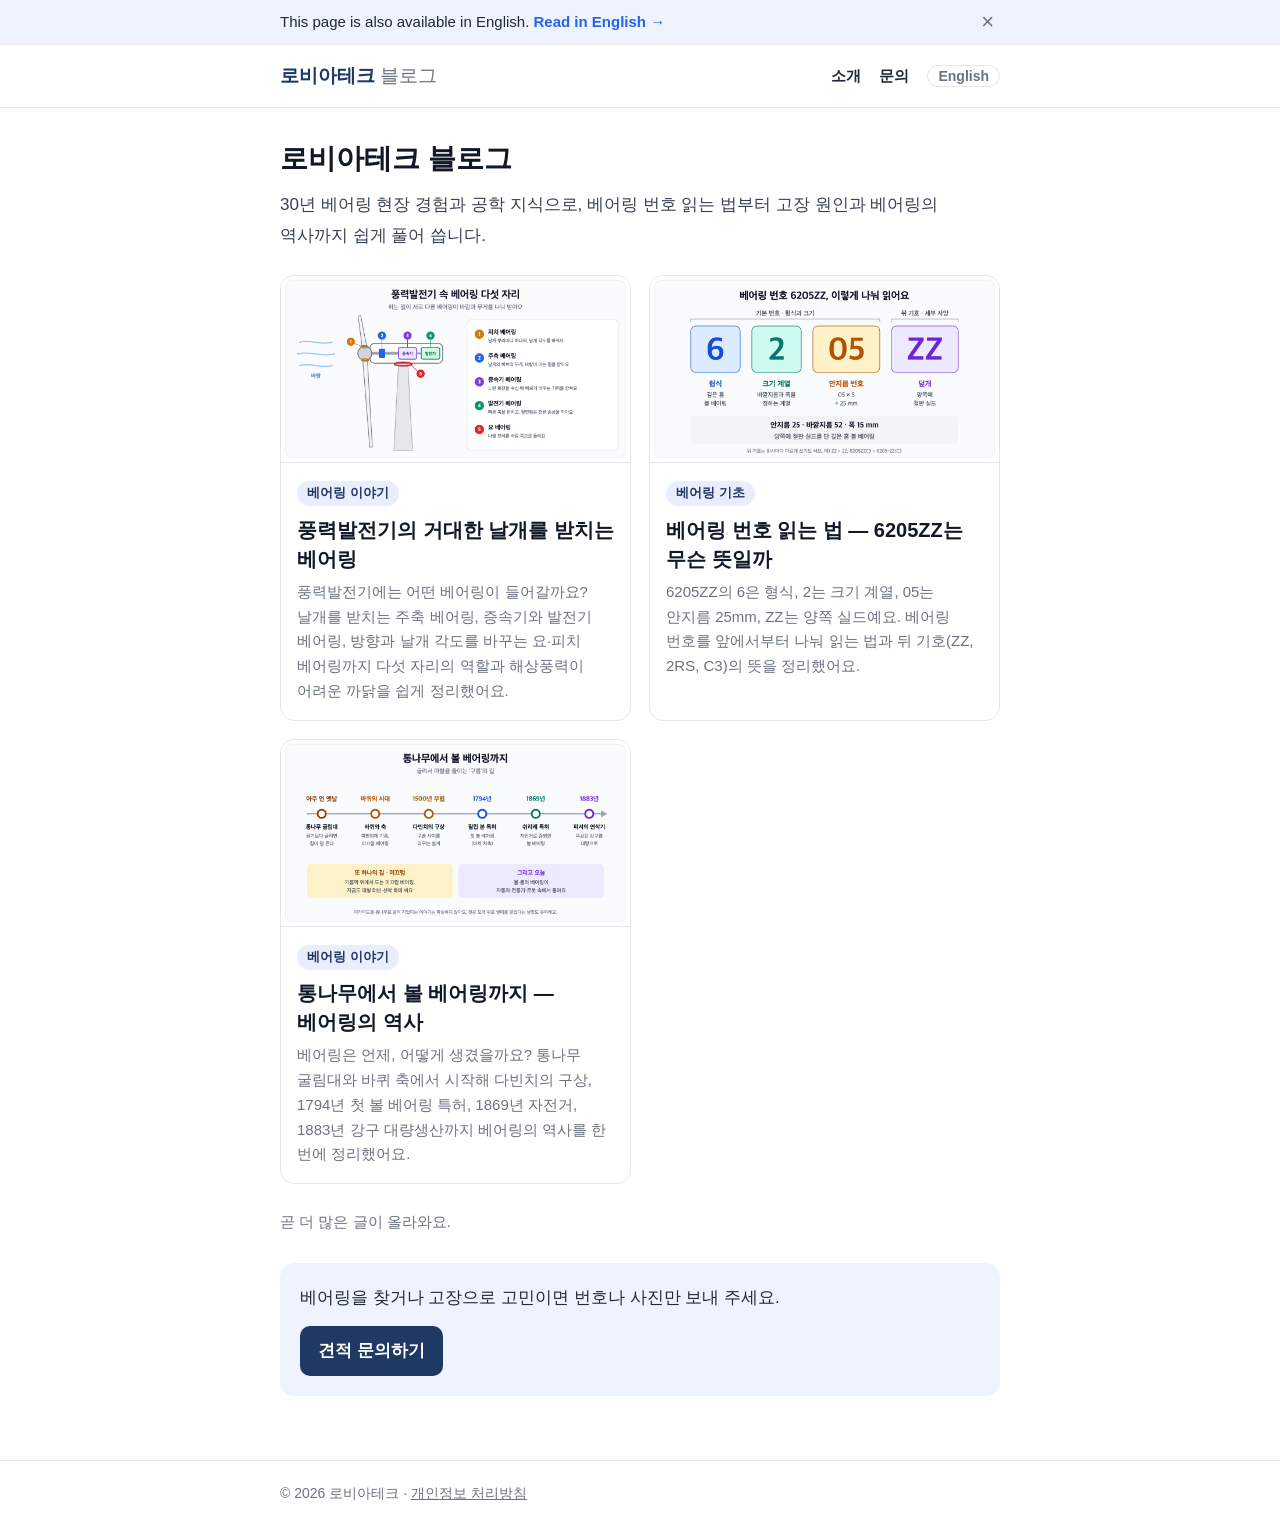
<file: index.html>
<!doctype html>
<html lang="ko">
<head>
<meta charset="utf-8">
<meta name="viewport" content="width=device-width, initial-scale=1">
<meta name="google-site-verification" content="FnGy8vwjUJnrvPE3zHXfZ7db4EVpizQZHd8lW3kn4e0">
<meta name="naver-site-verification" content="fee8d032d96fe8d049fef2ab432df04f8d8b290f">
<link rel="alternate" hreflang="ko" href="https://blog.roviatech.co.kr/">
<link rel="alternate" hreflang="en" href="https://blog.roviatech.co.kr/en/">
<link rel="alternate" hreflang="x-default" href="https://blog.roviatech.co.kr/">
<script>(function(){if(location.hostname!=='blog.roviatech.co.kr'){return;}var s=document.createElement('script');s.async=true;s.src='https://www.googletagmanager.com/gtag/js?id=G-C03R1C6F9V';document.head.appendChild(s);window.dataLayer=window.dataLayer||[];window.gtag=function(){window.dataLayer.push(arguments);};window.gtag('js',new Date());window.gtag('config','G-C03R1C6F9V');})();</script>
<title>로비아테크 블로그</title>
<meta name="description" content="30년 베어링 현장 경험과 공학 지식으로, 베어링 번호 읽는 법부터 고장 원인과 베어링의 역사까지 쉽게 풀어 씁니다.">
<link rel="canonical" href="https://blog.roviatech.co.kr/">
<meta property="og:type" content="website">
<meta property="og:locale" content="ko_KR">
<meta property="og:site_name" content="로비아테크 블로그">
<meta property="og:title" content="로비아테크 블로그">
<meta property="og:description" content="30년 베어링 현장 경험과 공학 지식으로, 베어링 번호 읽는 법부터 고장 원인과 베어링의 역사까지 쉽게 풀어 씁니다.">
<meta property="og:image" content="https://blog.roviatech.co.kr/images/wind-turbine-bearings-1.png">
<meta property="og:url" content="https://blog.roviatech.co.kr/">
<link rel="stylesheet" href="assets/style.css">
</head>
<body>
<div class="lang-hint" id="lang-hint" hidden data-nosnippet lang="en"><div class="inner"><span>This page is also available in English. <a href="en/" hreflang="en">Read in English →</a></span><button type="button" aria-label="Close">×</button></div></div>
<script>
(function () {
  var KEY = 'roviatech-lang-hint', box = document.getElementById('lang-hint'), closed = null;
  var langs = navigator.languages && navigator.languages.length ? navigator.languages : [navigator.language || ''];
  var korean = langs.some(function (l) { return /^ko\b/i.test(l || ''); });
  try { closed = localStorage.getItem(KEY); } catch (e) {}
  if (korean || closed) { return; }
  box.hidden = false;
  box.querySelector('button').addEventListener('click', function () {
    box.hidden = true;
    try { localStorage.setItem(KEY, '1'); } catch (e) {}
  });
})();
</script>
<header class="site-header"><div class="inner"><a class="brand" href="./">로비아테크 <span>블로그</span></a><nav><a href="about/">소개</a><a href="contact/">문의</a><a class="lang" href="en/" hreflang="en">English</a></nav></div></header>
<main>
<section class="hero"><h1>로비아테크 블로그</h1><p>30년 베어링 현장 경험과 공학 지식으로, 베어링 번호 읽는 법부터 고장 원인과 베어링의 역사까지 쉽게 풀어 씁니다.</p></section>
<section class="cards"><a class="card" href="posts/wind-turbine-bearings/"><img src="images/wind-turbine-bearings-1.png" alt=""><div class="body"><span class="tag">베어링 이야기</span><h2>풍력발전기의 거대한 날개를 받치는 베어링</h2><p>풍력발전기에는 어떤 베어링이 들어갈까요? 날개를 받치는 주축 베어링, 증속기와 발전기 베어링, 방향과 날개 각도를 바꾸는 요·피치 베어링까지 다섯 자리의 역할과 해상풍력이 어려운 까닭을 쉽게 정리했어요.</p></div></a><a class="card" href="posts/how-to-read-bearing-numbers/"><img src="images/how-to-read-bearing-numbers-1.png" alt=""><div class="body"><span class="tag">베어링 기초</span><h2>베어링 번호 읽는 법 — 6205ZZ는 무슨 뜻일까</h2><p>6205ZZ의 6은 형식, 2는 크기 계열, 05는 안지름 25mm, ZZ는 양쪽 실드예요. 베어링 번호를 앞에서부터 나눠 읽는 법과 뒤 기호(ZZ, 2RS, C3)의 뜻을 정리했어요.</p></div></a><a class="card" href="posts/bearing-history/"><img src="images/bearing-history-1.png" alt=""><div class="body"><span class="tag">베어링 이야기</span><h2>통나무에서 볼 베어링까지 — 베어링의 역사</h2><p>베어링은 언제, 어떻게 생겼을까요? 통나무 굴림대와 바퀴 축에서 시작해 다빈치의 구상, 1794년 첫 볼 베어링 특허, 1869년 자전거, 1883년 강구 대량생산까지 베어링의 역사를 한 번에 정리했어요.</p></div></a></section>
<p class="more">곧 더 많은 글이 올라와요.</p>
<div class="cta"><p>베어링을 찾거나 고장으로 고민이면 번호나 사진만 보내 주세요.</p><a class="btn" href="contact/" data-mail data-lang="ko" data-u="iamguno" data-d="naver.com" data-s="[블로그 문의] 견적·상담">견적 문의하기</a></div>
</main>
<footer><div class="inner">© 2026 로비아테크 · <a href="privacy/">개인정보 처리방침</a></div></footer>
<script>
(function () {
  var bodies = {
    ko: '베어링 번호(호칭):\n제조사:\n수량:\n희망 납기:\n쓰는 곳(장비):\n회사명:\n연락처:\n\n사진이 있으면 첨부해 주세요.',
    en: 'Bearing number:\nBrand:\nQuantity:\nRequired delivery date:\nApplication (machine):\nCompany:\nCountry:\nPhone:\n\nPlease attach photos if you have them.'
  };
  var notes = {
    ko: ['메일 앱이 열리지 않으면 이 주소로 보내 주세요: ', '주소 복사', '복사했어요'],
    en: ["If your email app didn't open, please write to: ", 'Copy address', 'Copied']
  };
  function addr(el) { return el.getAttribute('data-u') + '@' + el.getAttribute('data-d'); }
  function note(a) {
    var next = a.nextElementSibling;
    if (next && next.className === 'mail-note') { return; }
    var t = notes[a.getAttribute('data-lang')] || notes.ko;
    var p = document.createElement('p'), b = document.createElement('strong'), c = document.createElement('button');
    p.className = 'mail-note';
    b.textContent = addr(a);
    c.type = 'button';
    c.textContent = t[1];
    c.addEventListener('click', function () {
      function select() {
        var r = document.createRange(), s = window.getSelection();
        r.selectNodeContents(b); s.removeAllRanges(); s.addRange(r);
      }
      if (navigator.clipboard && navigator.clipboard.writeText) {
        navigator.clipboard.writeText(b.textContent).then(function () { c.textContent = t[2]; }, select);
      } else {
        select();
      }
    });
    p.appendChild(document.createTextNode(t[0]));
    p.appendChild(b);
    p.appendChild(c);
    a.parentNode.insertBefore(p, a.nextSibling);
  }
  document.querySelectorAll('[data-mailtext]').forEach(function (el) { el.textContent = addr(el); });
  document.querySelectorAll('a[data-mail]').forEach(function (a) {
    var counted = false;
    a.addEventListener('click', function () {
      a.href = 'mailto:' + addr(a) + '?subject=' + encodeURIComponent(a.getAttribute('data-s') || '') +
               '&body=' + encodeURIComponent(bodies[a.getAttribute('data-lang')] || bodies.ko);
      if (!counted && typeof window.gtag === 'function') {
        window.gtag('event', 'generate_lead', {lead_source: 'quote_button'});
        counted = true;
      }
      note(a);
    });
  });
})();
</script>
</body>
</html>
</file>
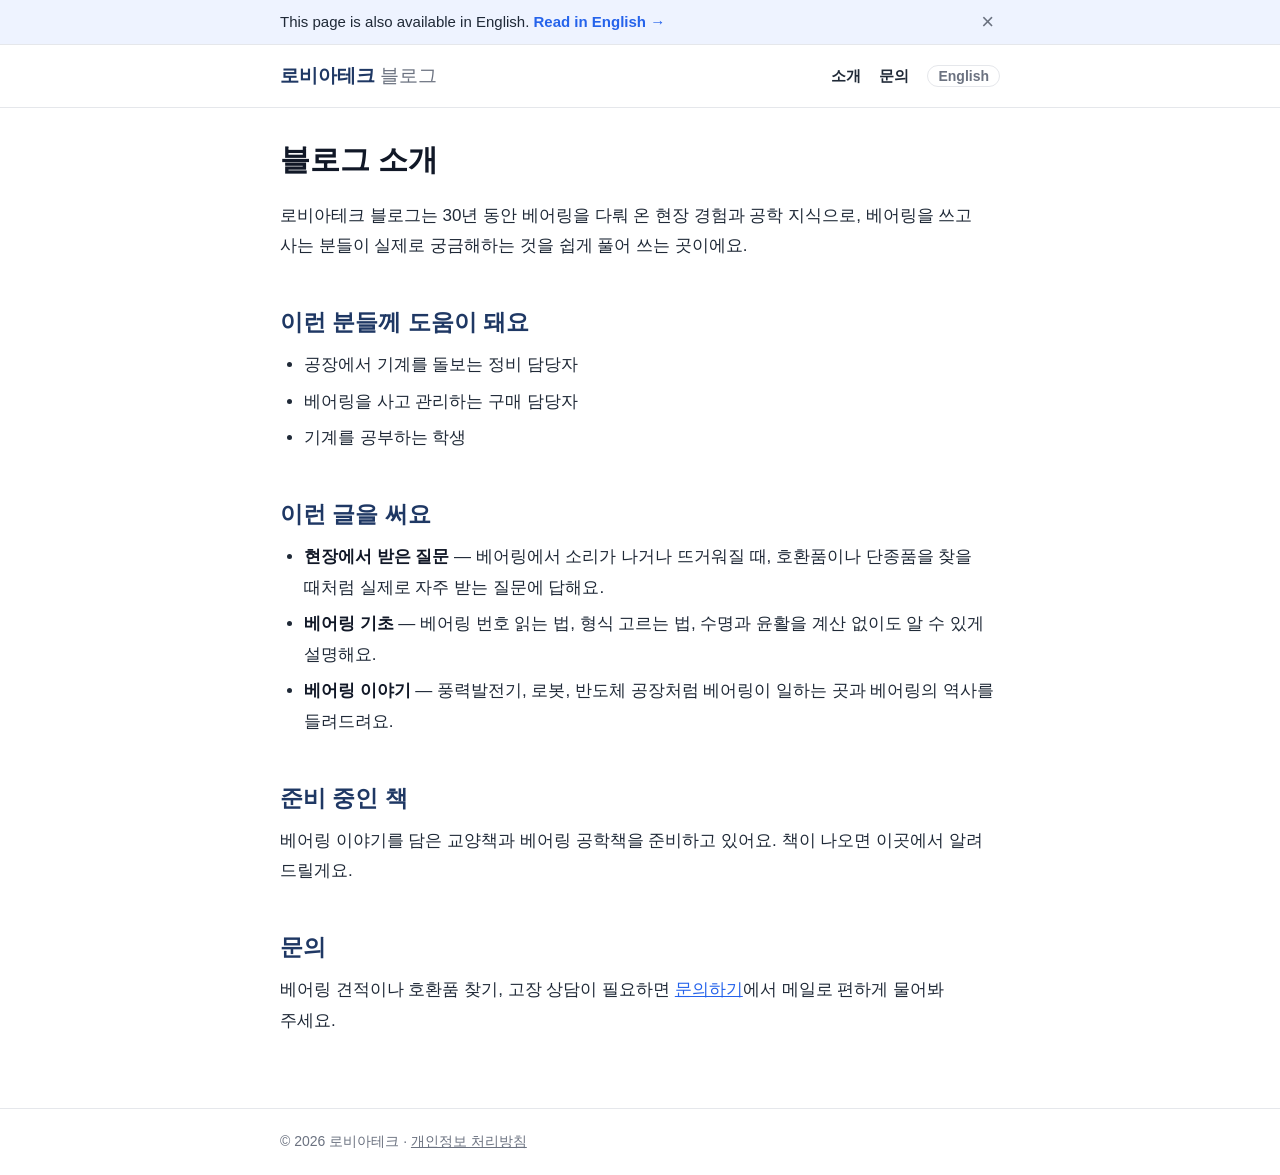
<file: about/index.html>
<!doctype html>
<html lang="ko">
<head>
<meta charset="utf-8">
<meta name="viewport" content="width=device-width, initial-scale=1">
<meta name="google-site-verification" content="FnGy8vwjUJnrvPE3zHXfZ7db4EVpizQZHd8lW3kn4e0">
<meta name="naver-site-verification" content="fee8d032d96fe8d049fef2ab432df04f8d8b290f">
<link rel="alternate" hreflang="ko" href="https://blog.roviatech.co.kr/about/">
<link rel="alternate" hreflang="en" href="https://blog.roviatech.co.kr/en/about/">
<link rel="alternate" hreflang="x-default" href="https://blog.roviatech.co.kr/about/">
<script>(function(){if(location.hostname!=='blog.roviatech.co.kr'){return;}var s=document.createElement('script');s.async=true;s.src='https://www.googletagmanager.com/gtag/js?id=G-C03R1C6F9V';document.head.appendChild(s);window.dataLayer=window.dataLayer||[];window.gtag=function(){window.dataLayer.push(arguments);};window.gtag('js',new Date());window.gtag('config','G-C03R1C6F9V');})();</script>
<title>블로그 소개 | 로비아테크 블로그</title>
<meta name="description" content="30년 베어링 현장 경험으로 베어링을 쉽게 풀어 쓰는 로비아테크 블로그를 소개해요.">
<link rel="canonical" href="https://blog.roviatech.co.kr/about/">
<meta property="og:type" content="website">
<meta property="og:locale" content="ko_KR">
<meta property="og:site_name" content="로비아테크 블로그">
<meta property="og:title" content="블로그 소개 | 로비아테크 블로그">
<meta property="og:description" content="30년 베어링 현장 경험으로 베어링을 쉽게 풀어 쓰는 로비아테크 블로그를 소개해요.">
<meta property="og:image" content="https://blog.roviatech.co.kr/images/wind-turbine-bearings-1.png">
<meta property="og:url" content="https://blog.roviatech.co.kr/about/">
<link rel="stylesheet" href="../assets/style.css">
</head>
<body>
<div class="lang-hint" id="lang-hint" hidden data-nosnippet lang="en"><div class="inner"><span>This page is also available in English. <a href="../en/about/" hreflang="en">Read in English →</a></span><button type="button" aria-label="Close">×</button></div></div>
<script>
(function () {
  var KEY = 'roviatech-lang-hint', box = document.getElementById('lang-hint'), closed = null;
  var langs = navigator.languages && navigator.languages.length ? navigator.languages : [navigator.language || ''];
  var korean = langs.some(function (l) { return /^ko\b/i.test(l || ''); });
  try { closed = localStorage.getItem(KEY); } catch (e) {}
  if (korean || closed) { return; }
  box.hidden = false;
  box.querySelector('button').addEventListener('click', function () {
    box.hidden = true;
    try { localStorage.setItem(KEY, '1'); } catch (e) {}
  });
})();
</script>
<header class="site-header"><div class="inner"><a class="brand" href="../">로비아테크 <span>블로그</span></a><nav><a href="../about/">소개</a><a href="../contact/">문의</a><a class="lang" href="../en/about/" hreflang="en">English</a></nav></div></header>
<main>
<h1>블로그 소개</h1>
<p>로비아테크 블로그는 30년 동안 베어링을 다뤄 온 현장 경험과 공학 지식으로, 베어링을 쓰고 사는 분들이 실제로 궁금해하는 것을 쉽게 풀어 쓰는 곳이에요.</p>
<h2>이런 분들께 도움이 돼요</h2>
<ul><li>공장에서 기계를 돌보는 정비 담당자</li><li>베어링을 사고 관리하는 구매 담당자</li><li>기계를 공부하는 학생</li></ul>
<h2>이런 글을 써요</h2>
<ul><li><strong>현장에서 받은 질문</strong> — 베어링에서 소리가 나거나 뜨거워질 때, 호환품이나 단종품을 찾을 때처럼 실제로 자주 받는 질문에 답해요.</li><li><strong>베어링 기초</strong> — 베어링 번호 읽는 법, 형식 고르는 법, 수명과 윤활을 계산 없이도 알 수 있게 설명해요.</li><li><strong>베어링 이야기</strong> — 풍력발전기, 로봇, 반도체 공장처럼 베어링이 일하는 곳과 베어링의 역사를 들려드려요.</li></ul>
<h2>준비 중인 책</h2>
<p>베어링 이야기를 담은 교양책과 베어링 공학책을 준비하고 있어요. 책이 나오면 이곳에서 알려 드릴게요.</p>
<h2>문의</h2>
<p>베어링 견적이나 호환품 찾기, 고장 상담이 필요하면 <a href="../contact/">문의하기</a>에서 메일로 편하게 물어봐 주세요.</p>
</main>
<footer><div class="inner">© 2026 로비아테크 · <a href="../privacy/">개인정보 처리방침</a></div></footer>
<script>
(function () {
  var bodies = {
    ko: '베어링 번호(호칭):\n제조사:\n수량:\n희망 납기:\n쓰는 곳(장비):\n회사명:\n연락처:\n\n사진이 있으면 첨부해 주세요.',
    en: 'Bearing number:\nBrand:\nQuantity:\nRequired delivery date:\nApplication (machine):\nCompany:\nCountry:\nPhone:\n\nPlease attach photos if you have them.'
  };
  var notes = {
    ko: ['메일 앱이 열리지 않으면 이 주소로 보내 주세요: ', '주소 복사', '복사했어요'],
    en: ["If your email app didn't open, please write to: ", 'Copy address', 'Copied']
  };
  function addr(el) { return el.getAttribute('data-u') + '@' + el.getAttribute('data-d'); }
  function note(a) {
    var next = a.nextElementSibling;
    if (next && next.className === 'mail-note') { return; }
    var t = notes[a.getAttribute('data-lang')] || notes.ko;
    var p = document.createElement('p'), b = document.createElement('strong'), c = document.createElement('button');
    p.className = 'mail-note';
    b.textContent = addr(a);
    c.type = 'button';
    c.textContent = t[1];
    c.addEventListener('click', function () {
      function select() {
        var r = document.createRange(), s = window.getSelection();
        r.selectNodeContents(b); s.removeAllRanges(); s.addRange(r);
      }
      if (navigator.clipboard && navigator.clipboard.writeText) {
        navigator.clipboard.writeText(b.textContent).then(function () { c.textContent = t[2]; }, select);
      } else {
        select();
      }
    });
    p.appendChild(document.createTextNode(t[0]));
    p.appendChild(b);
    p.appendChild(c);
    a.parentNode.insertBefore(p, a.nextSibling);
  }
  document.querySelectorAll('[data-mailtext]').forEach(function (el) { el.textContent = addr(el); });
  document.querySelectorAll('a[data-mail]').forEach(function (a) {
    var counted = false;
    a.addEventListener('click', function () {
      a.href = 'mailto:' + addr(a) + '?subject=' + encodeURIComponent(a.getAttribute('data-s') || '') +
               '&body=' + encodeURIComponent(bodies[a.getAttribute('data-lang')] || bodies.ko);
      if (!counted && typeof window.gtag === 'function') {
        window.gtag('event', 'generate_lead', {lead_source: 'quote_button'});
        counted = true;
      }
      note(a);
    });
  });
})();
</script>
</body>
</html>
</file>
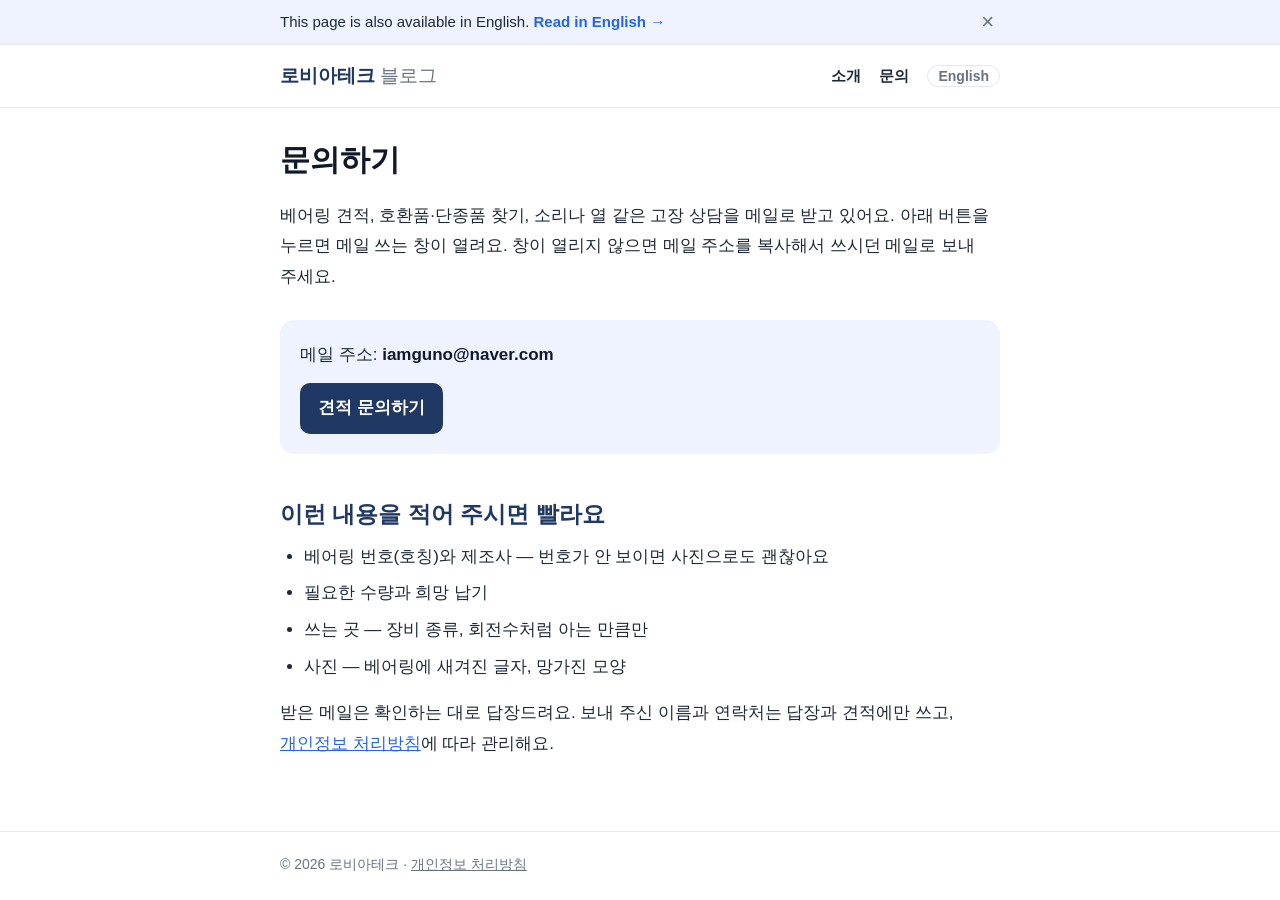
<file: contact/index.html>
<!doctype html>
<html lang="ko">
<head>
<meta charset="utf-8">
<meta name="viewport" content="width=device-width, initial-scale=1">
<meta name="google-site-verification" content="FnGy8vwjUJnrvPE3zHXfZ7db4EVpizQZHd8lW3kn4e0">
<meta name="naver-site-verification" content="fee8d032d96fe8d049fef2ab432df04f8d8b290f">
<link rel="alternate" hreflang="ko" href="https://blog.roviatech.co.kr/contact/">
<link rel="alternate" hreflang="en" href="https://blog.roviatech.co.kr/en/contact/">
<link rel="alternate" hreflang="x-default" href="https://blog.roviatech.co.kr/contact/">
<script>(function(){if(location.hostname!=='blog.roviatech.co.kr'){return;}var s=document.createElement('script');s.async=true;s.src='https://www.googletagmanager.com/gtag/js?id=G-C03R1C6F9V';document.head.appendChild(s);window.dataLayer=window.dataLayer||[];window.gtag=function(){window.dataLayer.push(arguments);};window.gtag('js',new Date());window.gtag('config','G-C03R1C6F9V');})();</script>
<title>문의하기 | 로비아테크 블로그</title>
<meta name="description" content="베어링 견적, 호환품·단종품 찾기, 고장 상담을 메일로 받아요.">
<link rel="canonical" href="https://blog.roviatech.co.kr/contact/">
<meta property="og:type" content="website">
<meta property="og:locale" content="ko_KR">
<meta property="og:site_name" content="로비아테크 블로그">
<meta property="og:title" content="문의하기 | 로비아테크 블로그">
<meta property="og:description" content="베어링 견적, 호환품·단종품 찾기, 고장 상담을 메일로 받아요.">
<meta property="og:image" content="https://blog.roviatech.co.kr/images/wind-turbine-bearings-1.png">
<meta property="og:url" content="https://blog.roviatech.co.kr/contact/">
<link rel="stylesheet" href="../assets/style.css">
</head>
<body>
<div class="lang-hint" id="lang-hint" hidden data-nosnippet lang="en"><div class="inner"><span>This page is also available in English. <a href="../en/contact/" hreflang="en">Read in English →</a></span><button type="button" aria-label="Close">×</button></div></div>
<script>
(function () {
  var KEY = 'roviatech-lang-hint', box = document.getElementById('lang-hint'), closed = null;
  var langs = navigator.languages && navigator.languages.length ? navigator.languages : [navigator.language || ''];
  var korean = langs.some(function (l) { return /^ko\b/i.test(l || ''); });
  try { closed = localStorage.getItem(KEY); } catch (e) {}
  if (korean || closed) { return; }
  box.hidden = false;
  box.querySelector('button').addEventListener('click', function () {
    box.hidden = true;
    try { localStorage.setItem(KEY, '1'); } catch (e) {}
  });
})();
</script>
<header class="site-header"><div class="inner"><a class="brand" href="../">로비아테크 <span>블로그</span></a><nav><a href="../about/">소개</a><a href="../contact/">문의</a><a class="lang" href="../en/contact/" hreflang="en">English</a></nav></div></header>
<main>
<h1>문의하기</h1>
<p>베어링 견적, 호환품·단종품 찾기, 소리나 열 같은 고장 상담을 메일로 받고 있어요. 아래 버튼을 누르면 메일 쓰는 창이 열려요. 창이 열리지 않으면 메일 주소를 복사해서 쓰시던 메일로 보내 주세요.</p>
<div class="cta"><p>메일 주소: <span class="mail-addr" data-mailtext data-u="iamguno" data-d="naver.com">버튼을 눌러 주세요</span></p><a class="btn" href="#" data-mail data-lang="ko" data-u="iamguno" data-d="naver.com" data-s="[블로그 문의] 견적·상담">견적 문의하기</a></div>
<h2>이런 내용을 적어 주시면 빨라요</h2>
<ul><li>베어링 번호(호칭)와 제조사 — 번호가 안 보이면 사진으로도 괜찮아요</li><li>필요한 수량과 희망 납기</li><li>쓰는 곳 — 장비 종류, 회전수처럼 아는 만큼만</li><li>사진 — 베어링에 새겨진 글자, 망가진 모양</li></ul>
<p>받은 메일은 확인하는 대로 답장드려요. 보내 주신 이름과 연락처는 답장과 견적에만 쓰고, <a href="../privacy/">개인정보 처리방침</a>에 따라 관리해요.</p>
</main>
<footer><div class="inner">© 2026 로비아테크 · <a href="../privacy/">개인정보 처리방침</a></div></footer>
<script>
(function () {
  var bodies = {
    ko: '베어링 번호(호칭):\n제조사:\n수량:\n희망 납기:\n쓰는 곳(장비):\n회사명:\n연락처:\n\n사진이 있으면 첨부해 주세요.',
    en: 'Bearing number:\nBrand:\nQuantity:\nRequired delivery date:\nApplication (machine):\nCompany:\nCountry:\nPhone:\n\nPlease attach photos if you have them.'
  };
  var notes = {
    ko: ['메일 앱이 열리지 않으면 이 주소로 보내 주세요: ', '주소 복사', '복사했어요'],
    en: ["If your email app didn't open, please write to: ", 'Copy address', 'Copied']
  };
  function addr(el) { return el.getAttribute('data-u') + '@' + el.getAttribute('data-d'); }
  function note(a) {
    var next = a.nextElementSibling;
    if (next && next.className === 'mail-note') { return; }
    var t = notes[a.getAttribute('data-lang')] || notes.ko;
    var p = document.createElement('p'), b = document.createElement('strong'), c = document.createElement('button');
    p.className = 'mail-note';
    b.textContent = addr(a);
    c.type = 'button';
    c.textContent = t[1];
    c.addEventListener('click', function () {
      function select() {
        var r = document.createRange(), s = window.getSelection();
        r.selectNodeContents(b); s.removeAllRanges(); s.addRange(r);
      }
      if (navigator.clipboard && navigator.clipboard.writeText) {
        navigator.clipboard.writeText(b.textContent).then(function () { c.textContent = t[2]; }, select);
      } else {
        select();
      }
    });
    p.appendChild(document.createTextNode(t[0]));
    p.appendChild(b);
    p.appendChild(c);
    a.parentNode.insertBefore(p, a.nextSibling);
  }
  document.querySelectorAll('[data-mailtext]').forEach(function (el) { el.textContent = addr(el); });
  document.querySelectorAll('a[data-mail]').forEach(function (a) {
    var counted = false;
    a.addEventListener('click', function () {
      a.href = 'mailto:' + addr(a) + '?subject=' + encodeURIComponent(a.getAttribute('data-s') || '') +
               '&body=' + encodeURIComponent(bodies[a.getAttribute('data-lang')] || bodies.ko);
      if (!counted && typeof window.gtag === 'function') {
        window.gtag('event', 'generate_lead', {lead_source: 'quote_button'});
        counted = true;
      }
      note(a);
    });
  });
})();
</script>
</body>
</html>
</file>
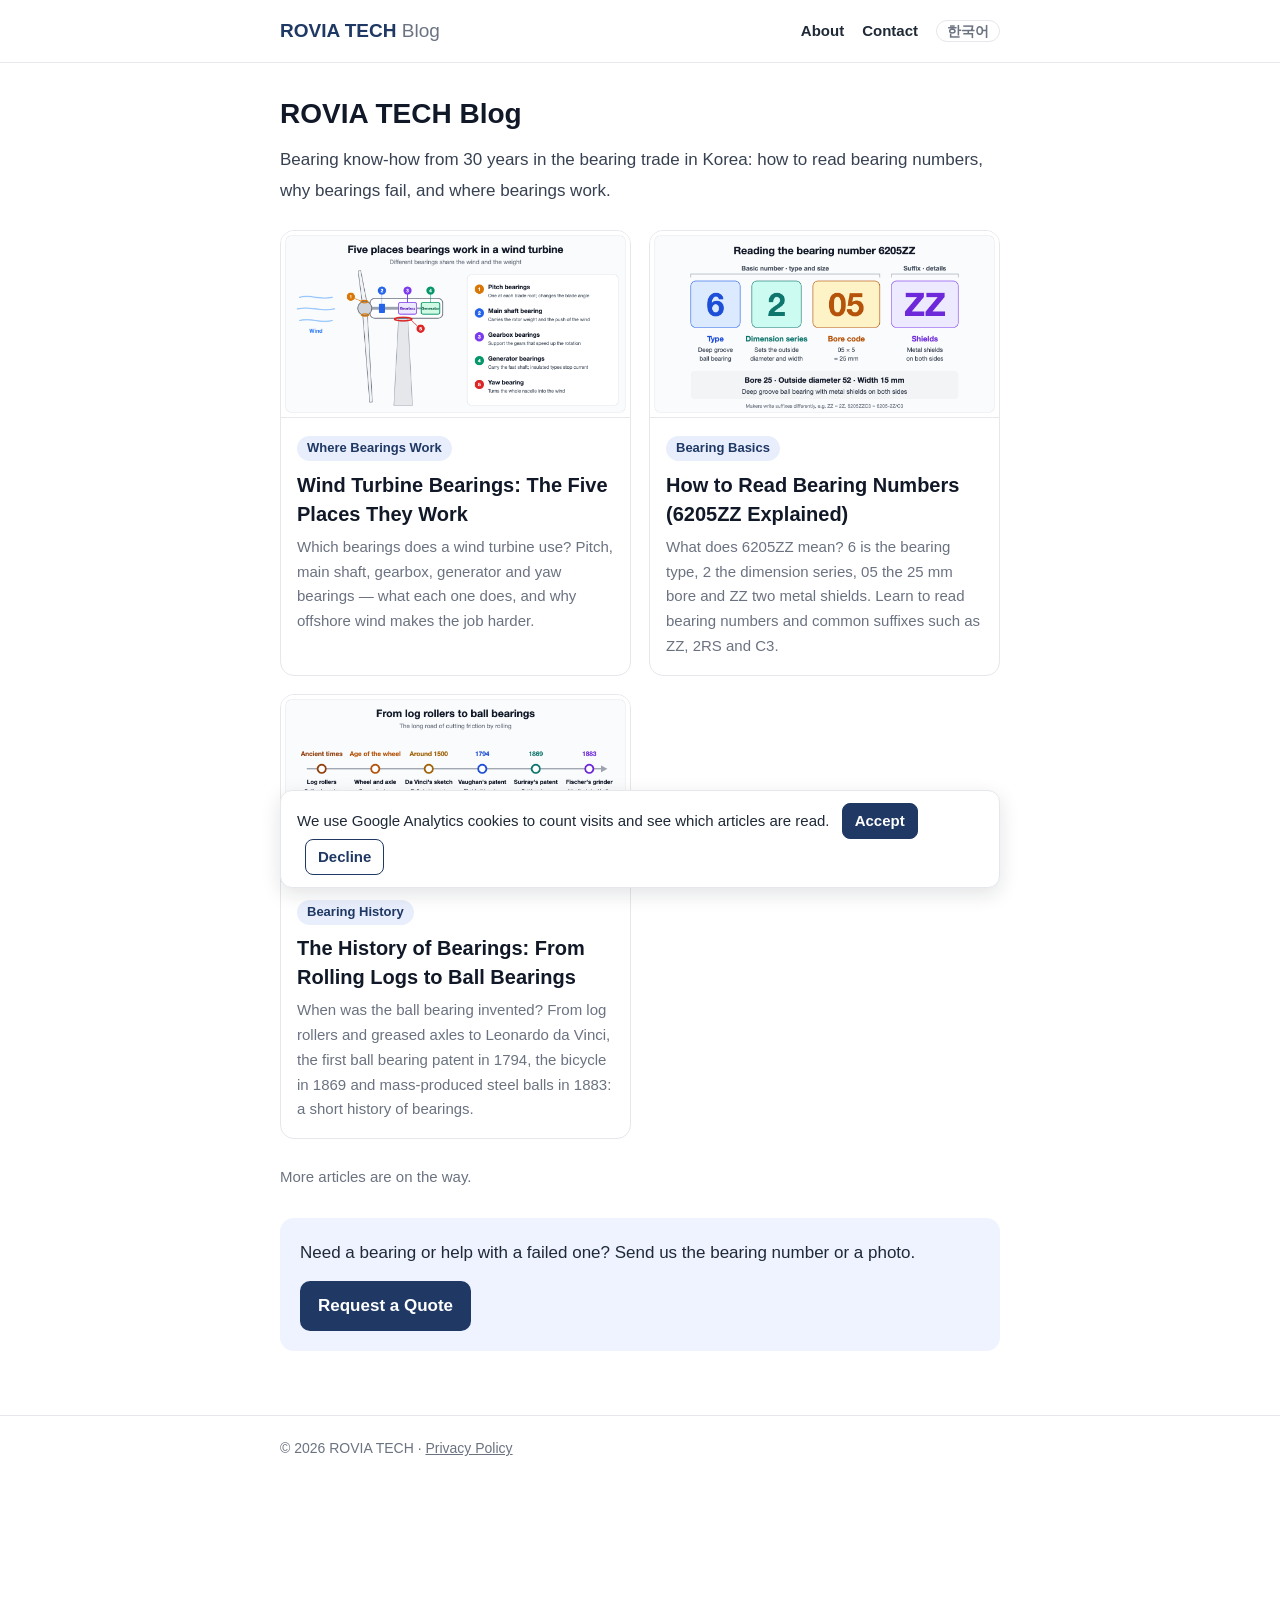
<file: en/index.html>
<!doctype html>
<html lang="en">
<head>
<meta charset="utf-8">
<meta name="viewport" content="width=device-width, initial-scale=1">
<meta name="google-site-verification" content="FnGy8vwjUJnrvPE3zHXfZ7db4EVpizQZHd8lW3kn4e0">
<meta name="naver-site-verification" content="fee8d032d96fe8d049fef2ab432df04f8d8b290f">
<link rel="alternate" hreflang="ko" href="https://blog.roviatech.co.kr/">
<link rel="alternate" hreflang="en" href="https://blog.roviatech.co.kr/en/">
<link rel="alternate" hreflang="x-default" href="https://blog.roviatech.co.kr/">
<title>ROVIA TECH Blog</title>
<meta name="description" content="Bearing know-how from 30 years in the bearing trade in Korea: how to read bearing numbers, why bearings fail, and where bearings work.">
<link rel="canonical" href="https://blog.roviatech.co.kr/en/">
<meta property="og:type" content="website">
<meta property="og:locale" content="en_US">
<meta property="og:site_name" content="ROVIA TECH Blog">
<meta property="og:title" content="ROVIA TECH Blog">
<meta property="og:description" content="Bearing know-how from 30 years in the bearing trade in Korea: how to read bearing numbers, why bearings fail, and where bearings work.">
<meta property="og:image" content="https://blog.roviatech.co.kr/images/wind-turbine-bearings-en-1.png">
<meta property="og:url" content="https://blog.roviatech.co.kr/en/">
<link rel="stylesheet" href="../assets/style.css">
</head>
<body>
<header class="site-header"><div class="inner"><a class="brand" href="../en/">ROVIA TECH <span>Blog</span></a><nav><a href="../en/about/">About</a><a href="../en/contact/">Contact</a><a class="lang" href="../" hreflang="ko">한국어</a></nav></div></header>
<main>
<section class="hero"><h1>ROVIA TECH Blog</h1><p>Bearing know-how from 30 years in the bearing trade in Korea: how to read bearing numbers, why bearings fail, and where bearings work.</p></section>
<section class="cards"><a class="card" href="posts/wind-turbine-bearings/"><img src="../images/wind-turbine-bearings-en-1.png" alt=""><div class="body"><span class="tag">Where Bearings Work</span><h2>Wind Turbine Bearings: The Five Places They Work</h2><p>Which bearings does a wind turbine use? Pitch, main shaft, gearbox, generator and yaw bearings — what each one does, and why offshore wind makes the job harder.</p></div></a><a class="card" href="posts/how-to-read-bearing-numbers/"><img src="../images/how-to-read-bearing-numbers-en-1.png" alt=""><div class="body"><span class="tag">Bearing Basics</span><h2>How to Read Bearing Numbers (6205ZZ Explained)</h2><p>What does 6205ZZ mean? 6 is the bearing type, 2 the dimension series, 05 the 25 mm bore and ZZ two metal shields. Learn to read bearing numbers and common suffixes such as ZZ, 2RS and C3.</p></div></a><a class="card" href="posts/bearing-history/"><img src="../images/bearing-history-en-1.png" alt=""><div class="body"><span class="tag">Bearing History</span><h2>The History of Bearings: From Rolling Logs to Ball Bearings</h2><p>When was the ball bearing invented? From log rollers and greased axles to Leonardo da Vinci, the first ball bearing patent in 1794, the bicycle in 1869 and mass-produced steel balls in 1883: a short history of bearings.</p></div></a></section>
<p class="more">More articles are on the way.</p>
<div class="cta"><p>Need a bearing or help with a failed one? Send us the bearing number or a photo.</p><a class="btn" href="contact/" data-mail data-lang="en" data-u="iamguno" data-d="naver.com" data-s="[Blog inquiry] Quote request">Request a Quote</a></div>
</main>
<footer><div class="inner">© 2026 ROVIA TECH · <a href="../en/privacy/">Privacy Policy</a></div></footer>
<div class="consent" id="consent" hidden><p>We use Google Analytics cookies to count visits and see which articles are read.
<button type="button" data-consent="yes">Accept</button><button type="button" data-consent="no">Decline</button></p></div>
<script>
(function () {
  var KEY = 'roviatech-analytics', ID = 'G-C03R1C6F9V', box = document.getElementById('consent'), v = null;
  function load() {
    if (location.hostname !== 'blog.roviatech.co.kr') { return; }
    var s = document.createElement('script'); s.async = true;
    s.src = 'https://www.googletagmanager.com/gtag/js?id=' + ID; document.head.appendChild(s);
    window.dataLayer = window.dataLayer || [];
    window.gtag = function () { window.dataLayer.push(arguments); };
    window.gtag('js', new Date()); window.gtag('config', ID);
  }
  try { v = localStorage.getItem(KEY); } catch (e) {}
  if (v === 'yes') { load(); return; }
  if (v === 'no') { return; }
  box.hidden = false;
  document.body.style.paddingBottom = (box.offsetHeight + 24) + 'px';
  box.addEventListener('click', function (e) {
    var c = e.target.getAttribute('data-consent');
    if (!c) { return; }
    try { localStorage.setItem(KEY, c); } catch (err) {}
    box.hidden = true;
    document.body.style.paddingBottom = '';
    if (c === 'yes') { load(); }
  });
})();
</script>
<script>
(function () {
  var bodies = {
    ko: '베어링 번호(호칭):\n제조사:\n수량:\n희망 납기:\n쓰는 곳(장비):\n회사명:\n연락처:\n\n사진이 있으면 첨부해 주세요.',
    en: 'Bearing number:\nBrand:\nQuantity:\nRequired delivery date:\nApplication (machine):\nCompany:\nCountry:\nPhone:\n\nPlease attach photos if you have them.'
  };
  var notes = {
    ko: ['메일 앱이 열리지 않으면 이 주소로 보내 주세요: ', '주소 복사', '복사했어요'],
    en: ["If your email app didn't open, please write to: ", 'Copy address', 'Copied']
  };
  function addr(el) { return el.getAttribute('data-u') + '@' + el.getAttribute('data-d'); }
  function note(a) {
    var next = a.nextElementSibling;
    if (next && next.className === 'mail-note') { return; }
    var t = notes[a.getAttribute('data-lang')] || notes.ko;
    var p = document.createElement('p'), b = document.createElement('strong'), c = document.createElement('button');
    p.className = 'mail-note';
    b.textContent = addr(a);
    c.type = 'button';
    c.textContent = t[1];
    c.addEventListener('click', function () {
      function select() {
        var r = document.createRange(), s = window.getSelection();
        r.selectNodeContents(b); s.removeAllRanges(); s.addRange(r);
      }
      if (navigator.clipboard && navigator.clipboard.writeText) {
        navigator.clipboard.writeText(b.textContent).then(function () { c.textContent = t[2]; }, select);
      } else {
        select();
      }
    });
    p.appendChild(document.createTextNode(t[0]));
    p.appendChild(b);
    p.appendChild(c);
    a.parentNode.insertBefore(p, a.nextSibling);
  }
  document.querySelectorAll('[data-mailtext]').forEach(function (el) { el.textContent = addr(el); });
  document.querySelectorAll('a[data-mail]').forEach(function (a) {
    var counted = false;
    a.addEventListener('click', function () {
      a.href = 'mailto:' + addr(a) + '?subject=' + encodeURIComponent(a.getAttribute('data-s') || '') +
               '&body=' + encodeURIComponent(bodies[a.getAttribute('data-lang')] || bodies.ko);
      if (!counted && typeof window.gtag === 'function') {
        window.gtag('event', 'generate_lead', {lead_source: 'quote_button'});
        counted = true;
      }
      note(a);
    });
  });
})();
</script>
</body>
</html>
</file>
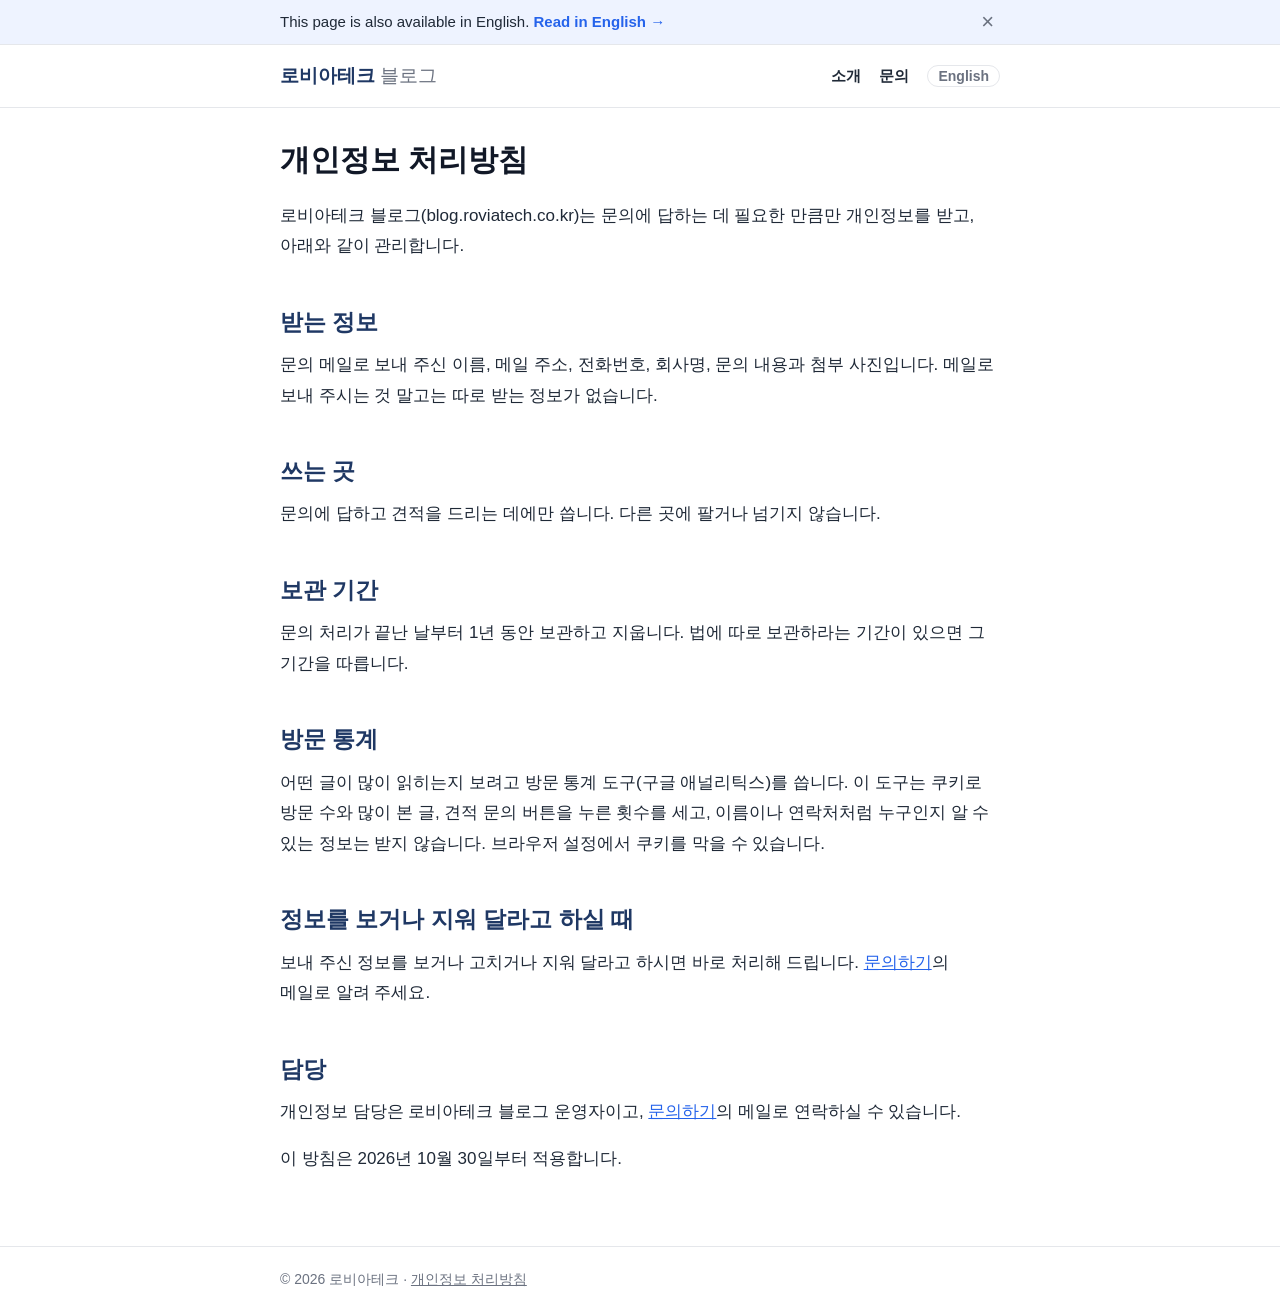
<file: privacy/index.html>
<!doctype html>
<html lang="ko">
<head>
<meta charset="utf-8">
<meta name="viewport" content="width=device-width, initial-scale=1">
<meta name="google-site-verification" content="FnGy8vwjUJnrvPE3zHXfZ7db4EVpizQZHd8lW3kn4e0">
<meta name="naver-site-verification" content="fee8d032d96fe8d049fef2ab432df04f8d8b290f">
<link rel="alternate" hreflang="ko" href="https://blog.roviatech.co.kr/privacy/">
<link rel="alternate" hreflang="en" href="https://blog.roviatech.co.kr/en/privacy/">
<link rel="alternate" hreflang="x-default" href="https://blog.roviatech.co.kr/privacy/">
<script>(function(){if(location.hostname!=='blog.roviatech.co.kr'){return;}var s=document.createElement('script');s.async=true;s.src='https://www.googletagmanager.com/gtag/js?id=G-C03R1C6F9V';document.head.appendChild(s);window.dataLayer=window.dataLayer||[];window.gtag=function(){window.dataLayer.push(arguments);};window.gtag('js',new Date());window.gtag('config','G-C03R1C6F9V');})();</script>
<title>개인정보 처리방침 | 로비아테크 블로그</title>
<meta name="description" content="로비아테크 블로그가 문의로 받은 개인정보를 어떻게 쓰고 관리하는지 알려 드려요.">
<link rel="canonical" href="https://blog.roviatech.co.kr/privacy/">
<meta property="og:type" content="website">
<meta property="og:locale" content="ko_KR">
<meta property="og:site_name" content="로비아테크 블로그">
<meta property="og:title" content="개인정보 처리방침 | 로비아테크 블로그">
<meta property="og:description" content="로비아테크 블로그가 문의로 받은 개인정보를 어떻게 쓰고 관리하는지 알려 드려요.">
<meta property="og:image" content="https://blog.roviatech.co.kr/images/wind-turbine-bearings-1.png">
<meta property="og:url" content="https://blog.roviatech.co.kr/privacy/">
<link rel="stylesheet" href="../assets/style.css">
</head>
<body>
<div class="lang-hint" id="lang-hint" hidden data-nosnippet lang="en"><div class="inner"><span>This page is also available in English. <a href="../en/privacy/" hreflang="en">Read in English →</a></span><button type="button" aria-label="Close">×</button></div></div>
<script>
(function () {
  var KEY = 'roviatech-lang-hint', box = document.getElementById('lang-hint'), closed = null;
  var langs = navigator.languages && navigator.languages.length ? navigator.languages : [navigator.language || ''];
  var korean = langs.some(function (l) { return /^ko\b/i.test(l || ''); });
  try { closed = localStorage.getItem(KEY); } catch (e) {}
  if (korean || closed) { return; }
  box.hidden = false;
  box.querySelector('button').addEventListener('click', function () {
    box.hidden = true;
    try { localStorage.setItem(KEY, '1'); } catch (e) {}
  });
})();
</script>
<header class="site-header"><div class="inner"><a class="brand" href="../">로비아테크 <span>블로그</span></a><nav><a href="../about/">소개</a><a href="../contact/">문의</a><a class="lang" href="../en/privacy/" hreflang="en">English</a></nav></div></header>
<main>
<h1>개인정보 처리방침</h1>
<p>로비아테크 블로그(blog.roviatech.co.kr)는 문의에 답하는 데 필요한 만큼만 개인정보를 받고, 아래와 같이 관리합니다.</p>
<h2>받는 정보</h2>
<p>문의 메일로 보내 주신 이름, 메일 주소, 전화번호, 회사명, 문의 내용과 첨부 사진입니다. 메일로 보내 주시는 것 말고는 따로 받는 정보가 없습니다.</p>
<h2>쓰는 곳</h2>
<p>문의에 답하고 견적을 드리는 데에만 씁니다. 다른 곳에 팔거나 넘기지 않습니다.</p>
<h2>보관 기간</h2>
<p>문의 처리가 끝난 날부터 1년 동안 보관하고 지웁니다. 법에 따로 보관하라는 기간이 있으면 그 기간을 따릅니다.</p>
<h2>방문 통계</h2>
<p>어떤 글이 많이 읽히는지 보려고 방문 통계 도구(구글 애널리틱스)를 씁니다. 이 도구는 쿠키로 방문 수와 많이 본 글, 견적 문의 버튼을 누른 횟수를 세고, 이름이나 연락처처럼 누구인지 알 수 있는 정보는 받지 않습니다. 브라우저 설정에서 쿠키를 막을 수 있습니다.</p>
<h2>정보를 보거나 지워 달라고 하실 때</h2>
<p>보내 주신 정보를 보거나 고치거나 지워 달라고 하시면 바로 처리해 드립니다. <a href="../contact/">문의하기</a>의 메일로 알려 주세요.</p>
<h2>담당</h2>
<p>개인정보 담당은 로비아테크 블로그 운영자이고, <a href="../contact/">문의하기</a>의 메일로 연락하실 수 있습니다.</p>
<p>이 방침은 2026년 10월 30일부터 적용합니다.</p>
</main>
<footer><div class="inner">© 2026 로비아테크 · <a href="../privacy/">개인정보 처리방침</a></div></footer>
<script>
(function () {
  var bodies = {
    ko: '베어링 번호(호칭):\n제조사:\n수량:\n희망 납기:\n쓰는 곳(장비):\n회사명:\n연락처:\n\n사진이 있으면 첨부해 주세요.',
    en: 'Bearing number:\nBrand:\nQuantity:\nRequired delivery date:\nApplication (machine):\nCompany:\nCountry:\nPhone:\n\nPlease attach photos if you have them.'
  };
  var notes = {
    ko: ['메일 앱이 열리지 않으면 이 주소로 보내 주세요: ', '주소 복사', '복사했어요'],
    en: ["If your email app didn't open, please write to: ", 'Copy address', 'Copied']
  };
  function addr(el) { return el.getAttribute('data-u') + '@' + el.getAttribute('data-d'); }
  function note(a) {
    var next = a.nextElementSibling;
    if (next && next.className === 'mail-note') { return; }
    var t = notes[a.getAttribute('data-lang')] || notes.ko;
    var p = document.createElement('p'), b = document.createElement('strong'), c = document.createElement('button');
    p.className = 'mail-note';
    b.textContent = addr(a);
    c.type = 'button';
    c.textContent = t[1];
    c.addEventListener('click', function () {
      function select() {
        var r = document.createRange(), s = window.getSelection();
        r.selectNodeContents(b); s.removeAllRanges(); s.addRange(r);
      }
      if (navigator.clipboard && navigator.clipboard.writeText) {
        navigator.clipboard.writeText(b.textContent).then(function () { c.textContent = t[2]; }, select);
      } else {
        select();
      }
    });
    p.appendChild(document.createTextNode(t[0]));
    p.appendChild(b);
    p.appendChild(c);
    a.parentNode.insertBefore(p, a.nextSibling);
  }
  document.querySelectorAll('[data-mailtext]').forEach(function (el) { el.textContent = addr(el); });
  document.querySelectorAll('a[data-mail]').forEach(function (a) {
    var counted = false;
    a.addEventListener('click', function () {
      a.href = 'mailto:' + addr(a) + '?subject=' + encodeURIComponent(a.getAttribute('data-s') || '') +
               '&body=' + encodeURIComponent(bodies[a.getAttribute('data-lang')] || bodies.ko);
      if (!counted && typeof window.gtag === 'function') {
        window.gtag('event', 'generate_lead', {lead_source: 'quote_button'});
        counted = true;
      }
      note(a);
    });
  });
})();
</script>
</body>
</html>
</file>
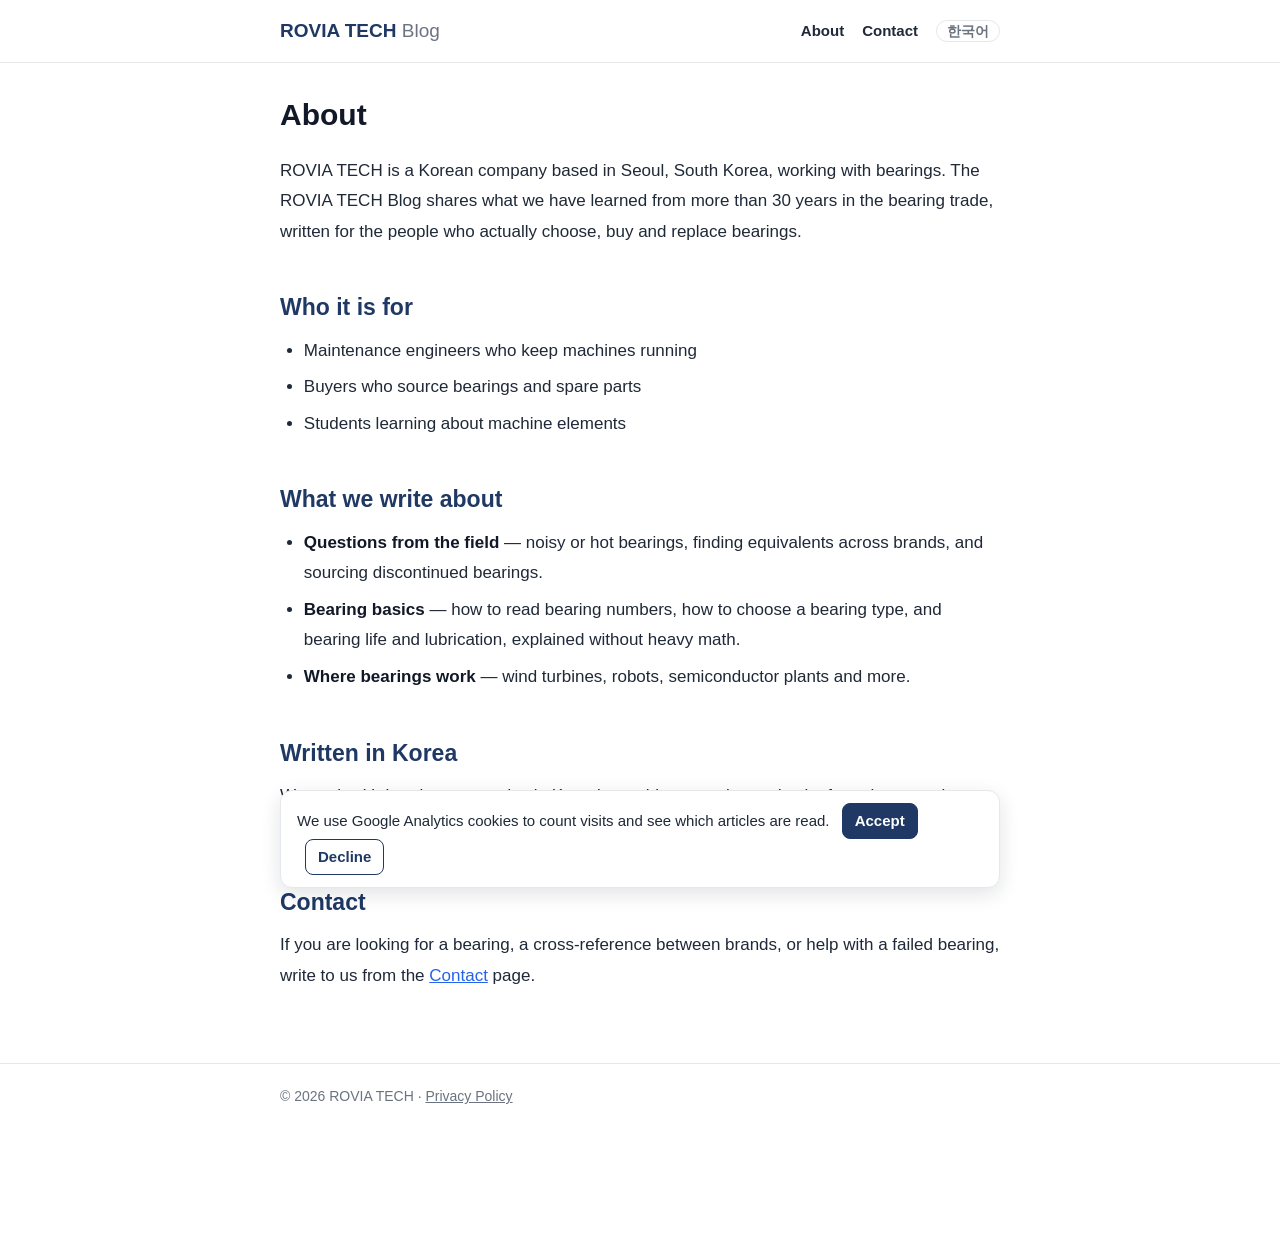
<file: en/about/index.html>
<!doctype html>
<html lang="en">
<head>
<meta charset="utf-8">
<meta name="viewport" content="width=device-width, initial-scale=1">
<meta name="google-site-verification" content="FnGy8vwjUJnrvPE3zHXfZ7db4EVpizQZHd8lW3kn4e0">
<meta name="naver-site-verification" content="fee8d032d96fe8d049fef2ab432df04f8d8b290f">
<link rel="alternate" hreflang="ko" href="https://blog.roviatech.co.kr/about/">
<link rel="alternate" hreflang="en" href="https://blog.roviatech.co.kr/en/about/">
<link rel="alternate" hreflang="x-default" href="https://blog.roviatech.co.kr/about/">
<title>About | ROVIA TECH Blog</title>
<meta name="description" content="ROVIA TECH is a bearing company in Seoul, Korea. Our blog explains bearings from 30 years in the field.">
<link rel="canonical" href="https://blog.roviatech.co.kr/en/about/">
<meta property="og:type" content="website">
<meta property="og:locale" content="en_US">
<meta property="og:site_name" content="ROVIA TECH Blog">
<meta property="og:title" content="About | ROVIA TECH Blog">
<meta property="og:description" content="ROVIA TECH is a bearing company in Seoul, Korea. Our blog explains bearings from 30 years in the field.">
<meta property="og:image" content="https://blog.roviatech.co.kr/images/wind-turbine-bearings-en-1.png">
<meta property="og:url" content="https://blog.roviatech.co.kr/en/about/">
<link rel="stylesheet" href="../../assets/style.css">
</head>
<body>
<header class="site-header"><div class="inner"><a class="brand" href="../../en/">ROVIA TECH <span>Blog</span></a><nav><a href="../../en/about/">About</a><a href="../../en/contact/">Contact</a><a class="lang" href="../../about/" hreflang="ko">한국어</a></nav></div></header>
<main>
<h1>About</h1>
<p>ROVIA TECH is a Korean company based in Seoul, South Korea, working with bearings. The ROVIA TECH Blog shares what we have learned from more than 30 years in the bearing trade, written for the people who actually choose, buy and replace bearings.</p>
<h2>Who it is for</h2>
<ul><li>Maintenance engineers who keep machines running</li><li>Buyers who source bearings and spare parts</li><li>Students learning about machine elements</li></ul>
<h2>What we write about</h2>
<ul><li><strong>Questions from the field</strong> — noisy or hot bearings, finding equivalents across brands, and sourcing discontinued bearings.</li><li><strong>Bearing basics</strong> — how to read bearing numbers, how to choose a bearing type, and bearing life and lubrication, explained without heavy math.</li><li><strong>Where bearings work</strong> — wind turbines, robots, semiconductor plants and more.</li></ul>
<h2>Written in Korea</h2>
<p>We work with bearings every day in Korea's machinery market and write from that experience. Most articles are published in Korean first, and selected articles are translated into English.</p>
<h2>Contact</h2>
<p>If you are looking for a bearing, a cross-reference between brands, or help with a failed bearing, write to us from the <a href="../contact/">Contact</a> page.</p>
</main>
<footer><div class="inner">© 2026 ROVIA TECH · <a href="../../en/privacy/">Privacy Policy</a></div></footer>
<div class="consent" id="consent" hidden><p>We use Google Analytics cookies to count visits and see which articles are read.
<button type="button" data-consent="yes">Accept</button><button type="button" data-consent="no">Decline</button></p></div>
<script>
(function () {
  var KEY = 'roviatech-analytics', ID = 'G-C03R1C6F9V', box = document.getElementById('consent'), v = null;
  function load() {
    if (location.hostname !== 'blog.roviatech.co.kr') { return; }
    var s = document.createElement('script'); s.async = true;
    s.src = 'https://www.googletagmanager.com/gtag/js?id=' + ID; document.head.appendChild(s);
    window.dataLayer = window.dataLayer || [];
    window.gtag = function () { window.dataLayer.push(arguments); };
    window.gtag('js', new Date()); window.gtag('config', ID);
  }
  try { v = localStorage.getItem(KEY); } catch (e) {}
  if (v === 'yes') { load(); return; }
  if (v === 'no') { return; }
  box.hidden = false;
  document.body.style.paddingBottom = (box.offsetHeight + 24) + 'px';
  box.addEventListener('click', function (e) {
    var c = e.target.getAttribute('data-consent');
    if (!c) { return; }
    try { localStorage.setItem(KEY, c); } catch (err) {}
    box.hidden = true;
    document.body.style.paddingBottom = '';
    if (c === 'yes') { load(); }
  });
})();
</script>
<script>
(function () {
  var bodies = {
    ko: '베어링 번호(호칭):\n제조사:\n수량:\n희망 납기:\n쓰는 곳(장비):\n회사명:\n연락처:\n\n사진이 있으면 첨부해 주세요.',
    en: 'Bearing number:\nBrand:\nQuantity:\nRequired delivery date:\nApplication (machine):\nCompany:\nCountry:\nPhone:\n\nPlease attach photos if you have them.'
  };
  var notes = {
    ko: ['메일 앱이 열리지 않으면 이 주소로 보내 주세요: ', '주소 복사', '복사했어요'],
    en: ["If your email app didn't open, please write to: ", 'Copy address', 'Copied']
  };
  function addr(el) { return el.getAttribute('data-u') + '@' + el.getAttribute('data-d'); }
  function note(a) {
    var next = a.nextElementSibling;
    if (next && next.className === 'mail-note') { return; }
    var t = notes[a.getAttribute('data-lang')] || notes.ko;
    var p = document.createElement('p'), b = document.createElement('strong'), c = document.createElement('button');
    p.className = 'mail-note';
    b.textContent = addr(a);
    c.type = 'button';
    c.textContent = t[1];
    c.addEventListener('click', function () {
      function select() {
        var r = document.createRange(), s = window.getSelection();
        r.selectNodeContents(b); s.removeAllRanges(); s.addRange(r);
      }
      if (navigator.clipboard && navigator.clipboard.writeText) {
        navigator.clipboard.writeText(b.textContent).then(function () { c.textContent = t[2]; }, select);
      } else {
        select();
      }
    });
    p.appendChild(document.createTextNode(t[0]));
    p.appendChild(b);
    p.appendChild(c);
    a.parentNode.insertBefore(p, a.nextSibling);
  }
  document.querySelectorAll('[data-mailtext]').forEach(function (el) { el.textContent = addr(el); });
  document.querySelectorAll('a[data-mail]').forEach(function (a) {
    var counted = false;
    a.addEventListener('click', function () {
      a.href = 'mailto:' + addr(a) + '?subject=' + encodeURIComponent(a.getAttribute('data-s') || '') +
               '&body=' + encodeURIComponent(bodies[a.getAttribute('data-lang')] || bodies.ko);
      if (!counted && typeof window.gtag === 'function') {
        window.gtag('event', 'generate_lead', {lead_source: 'quote_button'});
        counted = true;
      }
      note(a);
    });
  });
})();
</script>
</body>
</html>
</file>
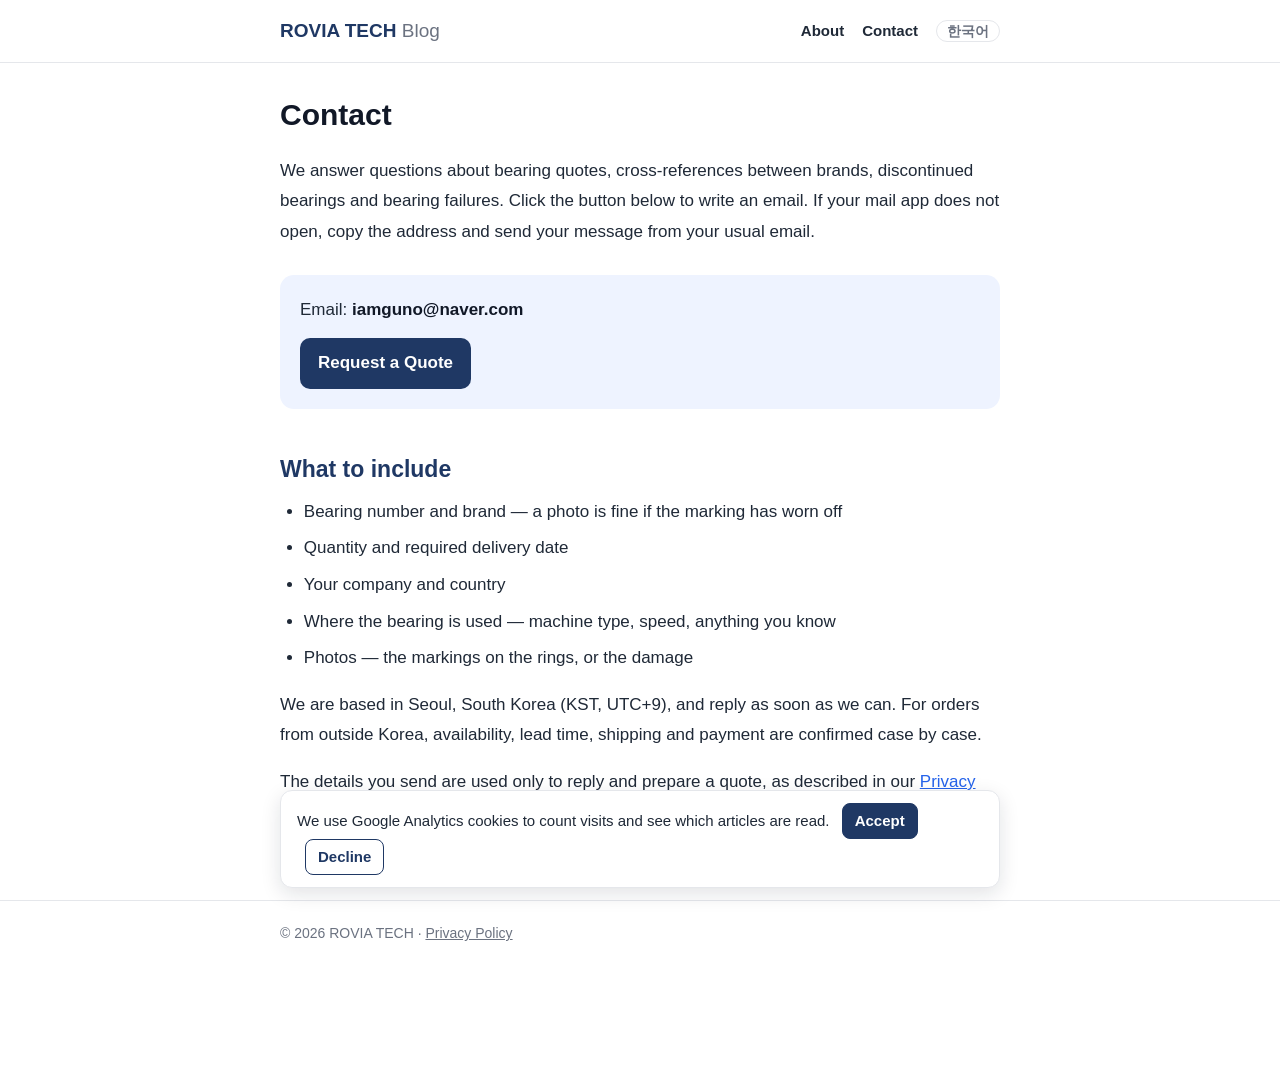
<file: en/contact/index.html>
<!doctype html>
<html lang="en">
<head>
<meta charset="utf-8">
<meta name="viewport" content="width=device-width, initial-scale=1">
<meta name="google-site-verification" content="FnGy8vwjUJnrvPE3zHXfZ7db4EVpizQZHd8lW3kn4e0">
<meta name="naver-site-verification" content="fee8d032d96fe8d049fef2ab432df04f8d8b290f">
<link rel="alternate" hreflang="ko" href="https://blog.roviatech.co.kr/contact/">
<link rel="alternate" hreflang="en" href="https://blog.roviatech.co.kr/en/contact/">
<link rel="alternate" hreflang="x-default" href="https://blog.roviatech.co.kr/contact/">
<title>Contact | ROVIA TECH Blog</title>
<meta name="description" content="Ask us for a bearing quote, a cross-reference between brands, or help finding a discontinued bearing.">
<link rel="canonical" href="https://blog.roviatech.co.kr/en/contact/">
<meta property="og:type" content="website">
<meta property="og:locale" content="en_US">
<meta property="og:site_name" content="ROVIA TECH Blog">
<meta property="og:title" content="Contact | ROVIA TECH Blog">
<meta property="og:description" content="Ask us for a bearing quote, a cross-reference between brands, or help finding a discontinued bearing.">
<meta property="og:image" content="https://blog.roviatech.co.kr/images/wind-turbine-bearings-en-1.png">
<meta property="og:url" content="https://blog.roviatech.co.kr/en/contact/">
<link rel="stylesheet" href="../../assets/style.css">
</head>
<body>
<header class="site-header"><div class="inner"><a class="brand" href="../../en/">ROVIA TECH <span>Blog</span></a><nav><a href="../../en/about/">About</a><a href="../../en/contact/">Contact</a><a class="lang" href="../../contact/" hreflang="ko">한국어</a></nav></div></header>
<main>
<h1>Contact</h1>
<p>We answer questions about bearing quotes, cross-references between brands, discontinued bearings and bearing failures. Click the button below to write an email. If your mail app does not open, copy the address and send your message from your usual email.</p>
<div class="cta"><p>Email: <span class="mail-addr" data-mailtext data-u="iamguno" data-d="naver.com">Click the button</span></p><a class="btn" href="#" data-mail data-lang="en" data-u="iamguno" data-d="naver.com" data-s="[Blog inquiry] Quote request">Request a Quote</a></div>
<h2>What to include</h2>
<ul><li>Bearing number and brand — a photo is fine if the marking has worn off</li><li>Quantity and required delivery date</li><li>Your company and country</li><li>Where the bearing is used — machine type, speed, anything you know</li><li>Photos — the markings on the rings, or the damage</li></ul>
<p>We are based in Seoul, South Korea (KST, UTC+9), and reply as soon as we can. For orders from outside Korea, availability, lead time, shipping and payment are confirmed case by case.</p>
<p>The details you send are used only to reply and prepare a quote, as described in our <a href="../privacy/">Privacy Policy</a>.</p>
</main>
<footer><div class="inner">© 2026 ROVIA TECH · <a href="../../en/privacy/">Privacy Policy</a></div></footer>
<div class="consent" id="consent" hidden><p>We use Google Analytics cookies to count visits and see which articles are read.
<button type="button" data-consent="yes">Accept</button><button type="button" data-consent="no">Decline</button></p></div>
<script>
(function () {
  var KEY = 'roviatech-analytics', ID = 'G-C03R1C6F9V', box = document.getElementById('consent'), v = null;
  function load() {
    if (location.hostname !== 'blog.roviatech.co.kr') { return; }
    var s = document.createElement('script'); s.async = true;
    s.src = 'https://www.googletagmanager.com/gtag/js?id=' + ID; document.head.appendChild(s);
    window.dataLayer = window.dataLayer || [];
    window.gtag = function () { window.dataLayer.push(arguments); };
    window.gtag('js', new Date()); window.gtag('config', ID);
  }
  try { v = localStorage.getItem(KEY); } catch (e) {}
  if (v === 'yes') { load(); return; }
  if (v === 'no') { return; }
  box.hidden = false;
  document.body.style.paddingBottom = (box.offsetHeight + 24) + 'px';
  box.addEventListener('click', function (e) {
    var c = e.target.getAttribute('data-consent');
    if (!c) { return; }
    try { localStorage.setItem(KEY, c); } catch (err) {}
    box.hidden = true;
    document.body.style.paddingBottom = '';
    if (c === 'yes') { load(); }
  });
})();
</script>
<script>
(function () {
  var bodies = {
    ko: '베어링 번호(호칭):\n제조사:\n수량:\n희망 납기:\n쓰는 곳(장비):\n회사명:\n연락처:\n\n사진이 있으면 첨부해 주세요.',
    en: 'Bearing number:\nBrand:\nQuantity:\nRequired delivery date:\nApplication (machine):\nCompany:\nCountry:\nPhone:\n\nPlease attach photos if you have them.'
  };
  var notes = {
    ko: ['메일 앱이 열리지 않으면 이 주소로 보내 주세요: ', '주소 복사', '복사했어요'],
    en: ["If your email app didn't open, please write to: ", 'Copy address', 'Copied']
  };
  function addr(el) { return el.getAttribute('data-u') + '@' + el.getAttribute('data-d'); }
  function note(a) {
    var next = a.nextElementSibling;
    if (next && next.className === 'mail-note') { return; }
    var t = notes[a.getAttribute('data-lang')] || notes.ko;
    var p = document.createElement('p'), b = document.createElement('strong'), c = document.createElement('button');
    p.className = 'mail-note';
    b.textContent = addr(a);
    c.type = 'button';
    c.textContent = t[1];
    c.addEventListener('click', function () {
      function select() {
        var r = document.createRange(), s = window.getSelection();
        r.selectNodeContents(b); s.removeAllRanges(); s.addRange(r);
      }
      if (navigator.clipboard && navigator.clipboard.writeText) {
        navigator.clipboard.writeText(b.textContent).then(function () { c.textContent = t[2]; }, select);
      } else {
        select();
      }
    });
    p.appendChild(document.createTextNode(t[0]));
    p.appendChild(b);
    p.appendChild(c);
    a.parentNode.insertBefore(p, a.nextSibling);
  }
  document.querySelectorAll('[data-mailtext]').forEach(function (el) { el.textContent = addr(el); });
  document.querySelectorAll('a[data-mail]').forEach(function (a) {
    var counted = false;
    a.addEventListener('click', function () {
      a.href = 'mailto:' + addr(a) + '?subject=' + encodeURIComponent(a.getAttribute('data-s') || '') +
               '&body=' + encodeURIComponent(bodies[a.getAttribute('data-lang')] || bodies.ko);
      if (!counted && typeof window.gtag === 'function') {
        window.gtag('event', 'generate_lead', {lead_source: 'quote_button'});
        counted = true;
      }
      note(a);
    });
  });
})();
</script>
</body>
</html>
</file>
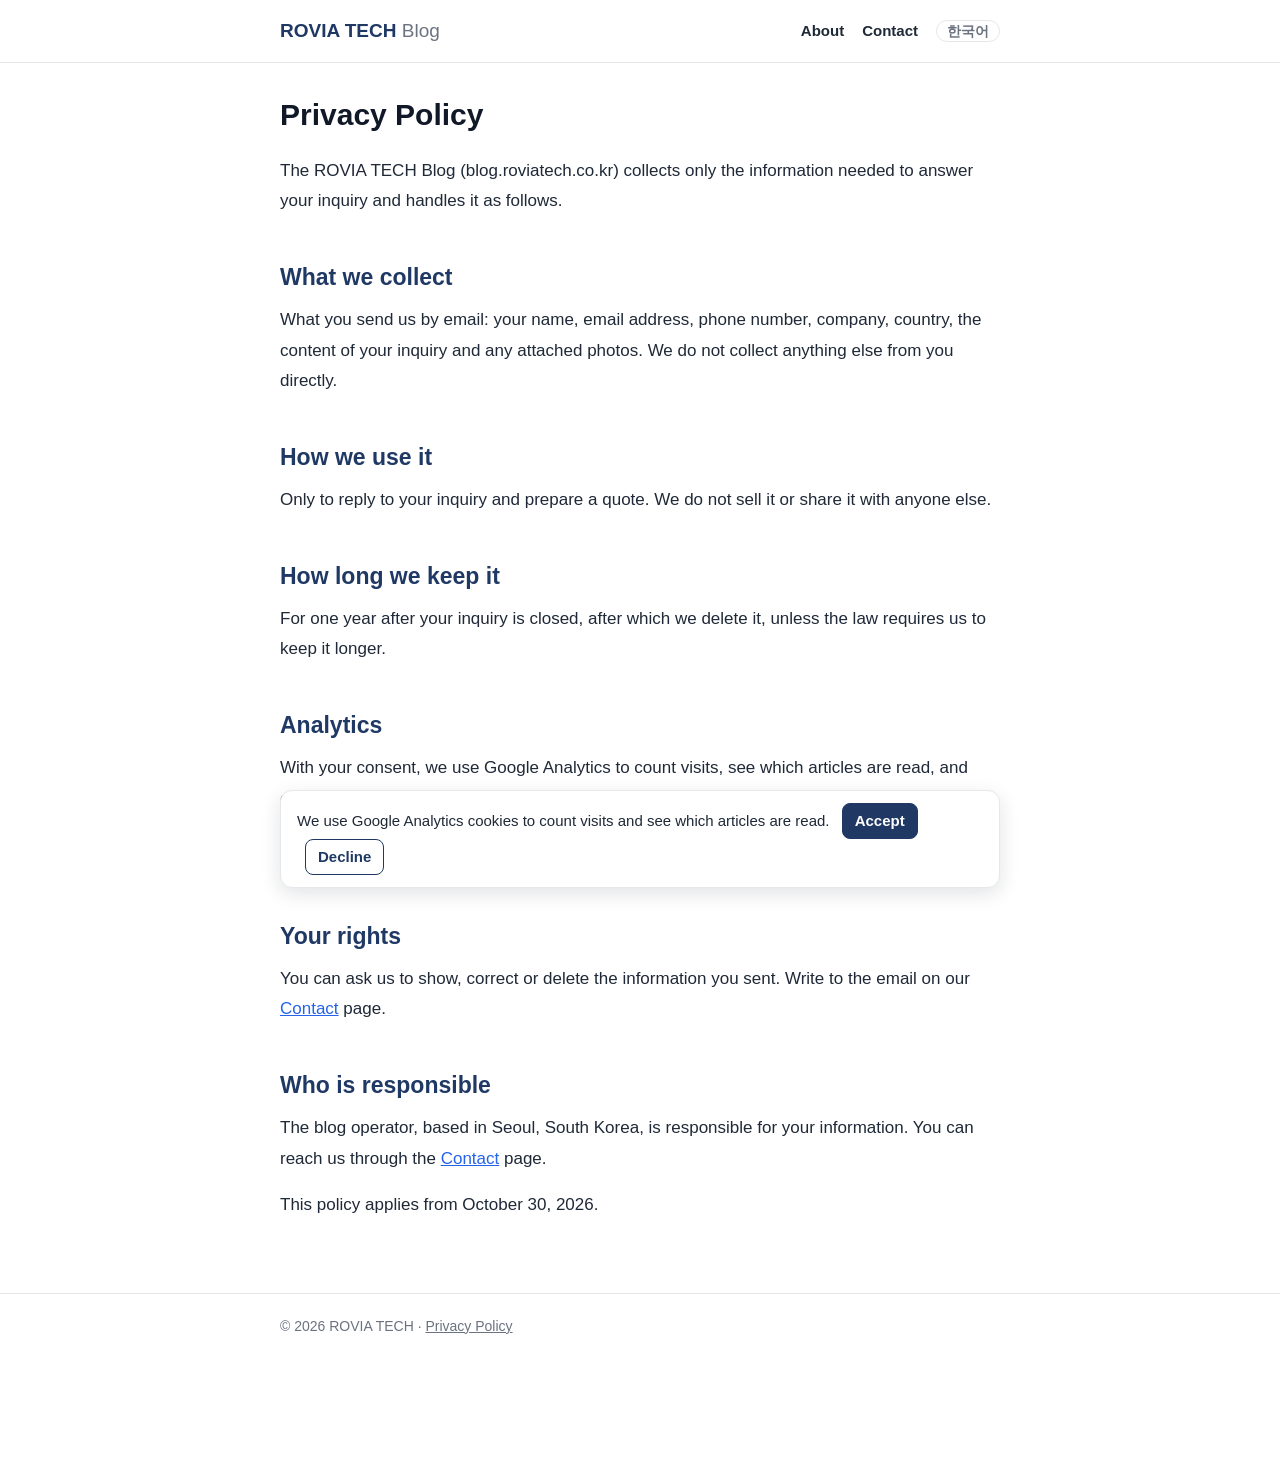
<file: en/privacy/index.html>
<!doctype html>
<html lang="en">
<head>
<meta charset="utf-8">
<meta name="viewport" content="width=device-width, initial-scale=1">
<meta name="google-site-verification" content="FnGy8vwjUJnrvPE3zHXfZ7db4EVpizQZHd8lW3kn4e0">
<meta name="naver-site-verification" content="fee8d032d96fe8d049fef2ab432df04f8d8b290f">
<link rel="alternate" hreflang="ko" href="https://blog.roviatech.co.kr/privacy/">
<link rel="alternate" hreflang="en" href="https://blog.roviatech.co.kr/en/privacy/">
<link rel="alternate" hreflang="x-default" href="https://blog.roviatech.co.kr/privacy/">
<title>Privacy Policy | ROVIA TECH Blog</title>
<meta name="description" content="How the ROVIA TECH Blog uses the information you send us.">
<link rel="canonical" href="https://blog.roviatech.co.kr/en/privacy/">
<meta property="og:type" content="website">
<meta property="og:locale" content="en_US">
<meta property="og:site_name" content="ROVIA TECH Blog">
<meta property="og:title" content="Privacy Policy | ROVIA TECH Blog">
<meta property="og:description" content="How the ROVIA TECH Blog uses the information you send us.">
<meta property="og:image" content="https://blog.roviatech.co.kr/images/wind-turbine-bearings-en-1.png">
<meta property="og:url" content="https://blog.roviatech.co.kr/en/privacy/">
<link rel="stylesheet" href="../../assets/style.css">
</head>
<body>
<header class="site-header"><div class="inner"><a class="brand" href="../../en/">ROVIA TECH <span>Blog</span></a><nav><a href="../../en/about/">About</a><a href="../../en/contact/">Contact</a><a class="lang" href="../../privacy/" hreflang="ko">한국어</a></nav></div></header>
<main>
<h1>Privacy Policy</h1>
<p>The ROVIA TECH Blog (blog.roviatech.co.kr) collects only the information needed to answer your inquiry and handles it as follows.</p>
<h2>What we collect</h2>
<p>What you send us by email: your name, email address, phone number, company, country, the content of your inquiry and any attached photos. We do not collect anything else from you directly.</p>
<h2>How we use it</h2>
<p>Only to reply to your inquiry and prepare a quote. We do not sell it or share it with anyone else.</p>
<h2>How long we keep it</h2>
<p>For one year after your inquiry is closed, after which we delete it, unless the law requires us to keep it longer.</p>
<h2>Analytics</h2>
<p>With your consent, we use Google Analytics to count visits, see which articles are read, and count how often the quote button is clicked. Google Analytics uses cookies and does not give us your name or contact details. On the English pages it runs only if you click "Accept" in the cookie notice. To change your choice, clear this site's data in your browser and choose again.</p>
<h2>Your rights</h2>
<p>You can ask us to show, correct or delete the information you sent. Write to the email on our <a href="../contact/">Contact</a> page.</p>
<h2>Who is responsible</h2>
<p>The blog operator, based in Seoul, South Korea, is responsible for your information. You can reach us through the <a href="../contact/">Contact</a> page.</p>
<p>This policy applies from October 30, 2026.</p>
</main>
<footer><div class="inner">© 2026 ROVIA TECH · <a href="../../en/privacy/">Privacy Policy</a></div></footer>
<div class="consent" id="consent" hidden><p>We use Google Analytics cookies to count visits and see which articles are read.
<button type="button" data-consent="yes">Accept</button><button type="button" data-consent="no">Decline</button></p></div>
<script>
(function () {
  var KEY = 'roviatech-analytics', ID = 'G-C03R1C6F9V', box = document.getElementById('consent'), v = null;
  function load() {
    if (location.hostname !== 'blog.roviatech.co.kr') { return; }
    var s = document.createElement('script'); s.async = true;
    s.src = 'https://www.googletagmanager.com/gtag/js?id=' + ID; document.head.appendChild(s);
    window.dataLayer = window.dataLayer || [];
    window.gtag = function () { window.dataLayer.push(arguments); };
    window.gtag('js', new Date()); window.gtag('config', ID);
  }
  try { v = localStorage.getItem(KEY); } catch (e) {}
  if (v === 'yes') { load(); return; }
  if (v === 'no') { return; }
  box.hidden = false;
  document.body.style.paddingBottom = (box.offsetHeight + 24) + 'px';
  box.addEventListener('click', function (e) {
    var c = e.target.getAttribute('data-consent');
    if (!c) { return; }
    try { localStorage.setItem(KEY, c); } catch (err) {}
    box.hidden = true;
    document.body.style.paddingBottom = '';
    if (c === 'yes') { load(); }
  });
})();
</script>
<script>
(function () {
  var bodies = {
    ko: '베어링 번호(호칭):\n제조사:\n수량:\n희망 납기:\n쓰는 곳(장비):\n회사명:\n연락처:\n\n사진이 있으면 첨부해 주세요.',
    en: 'Bearing number:\nBrand:\nQuantity:\nRequired delivery date:\nApplication (machine):\nCompany:\nCountry:\nPhone:\n\nPlease attach photos if you have them.'
  };
  var notes = {
    ko: ['메일 앱이 열리지 않으면 이 주소로 보내 주세요: ', '주소 복사', '복사했어요'],
    en: ["If your email app didn't open, please write to: ", 'Copy address', 'Copied']
  };
  function addr(el) { return el.getAttribute('data-u') + '@' + el.getAttribute('data-d'); }
  function note(a) {
    var next = a.nextElementSibling;
    if (next && next.className === 'mail-note') { return; }
    var t = notes[a.getAttribute('data-lang')] || notes.ko;
    var p = document.createElement('p'), b = document.createElement('strong'), c = document.createElement('button');
    p.className = 'mail-note';
    b.textContent = addr(a);
    c.type = 'button';
    c.textContent = t[1];
    c.addEventListener('click', function () {
      function select() {
        var r = document.createRange(), s = window.getSelection();
        r.selectNodeContents(b); s.removeAllRanges(); s.addRange(r);
      }
      if (navigator.clipboard && navigator.clipboard.writeText) {
        navigator.clipboard.writeText(b.textContent).then(function () { c.textContent = t[2]; }, select);
      } else {
        select();
      }
    });
    p.appendChild(document.createTextNode(t[0]));
    p.appendChild(b);
    p.appendChild(c);
    a.parentNode.insertBefore(p, a.nextSibling);
  }
  document.querySelectorAll('[data-mailtext]').forEach(function (el) { el.textContent = addr(el); });
  document.querySelectorAll('a[data-mail]').forEach(function (a) {
    var counted = false;
    a.addEventListener('click', function () {
      a.href = 'mailto:' + addr(a) + '?subject=' + encodeURIComponent(a.getAttribute('data-s') || '') +
               '&body=' + encodeURIComponent(bodies[a.getAttribute('data-lang')] || bodies.ko);
      if (!counted && typeof window.gtag === 'function') {
        window.gtag('event', 'generate_lead', {lead_source: 'quote_button'});
        counted = true;
      }
      note(a);
    });
  });
})();
</script>
</body>
</html>
</file>
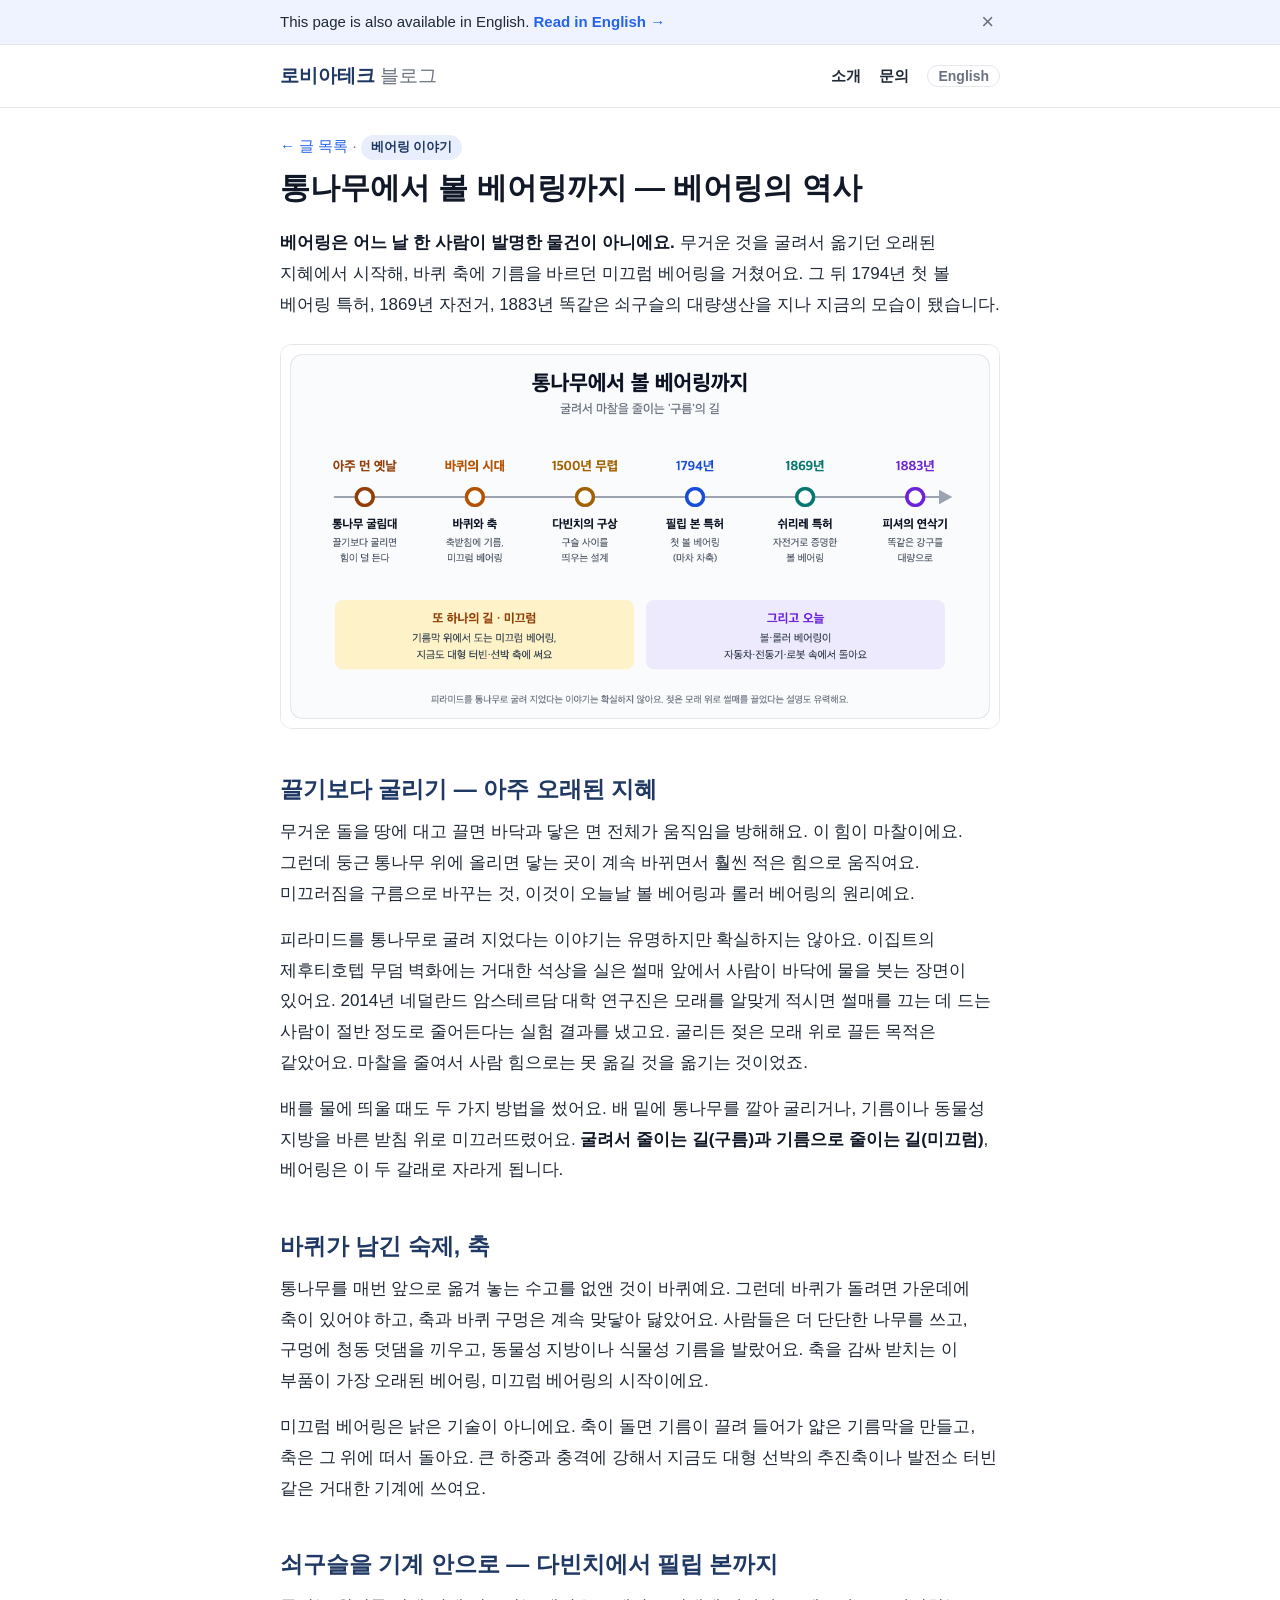
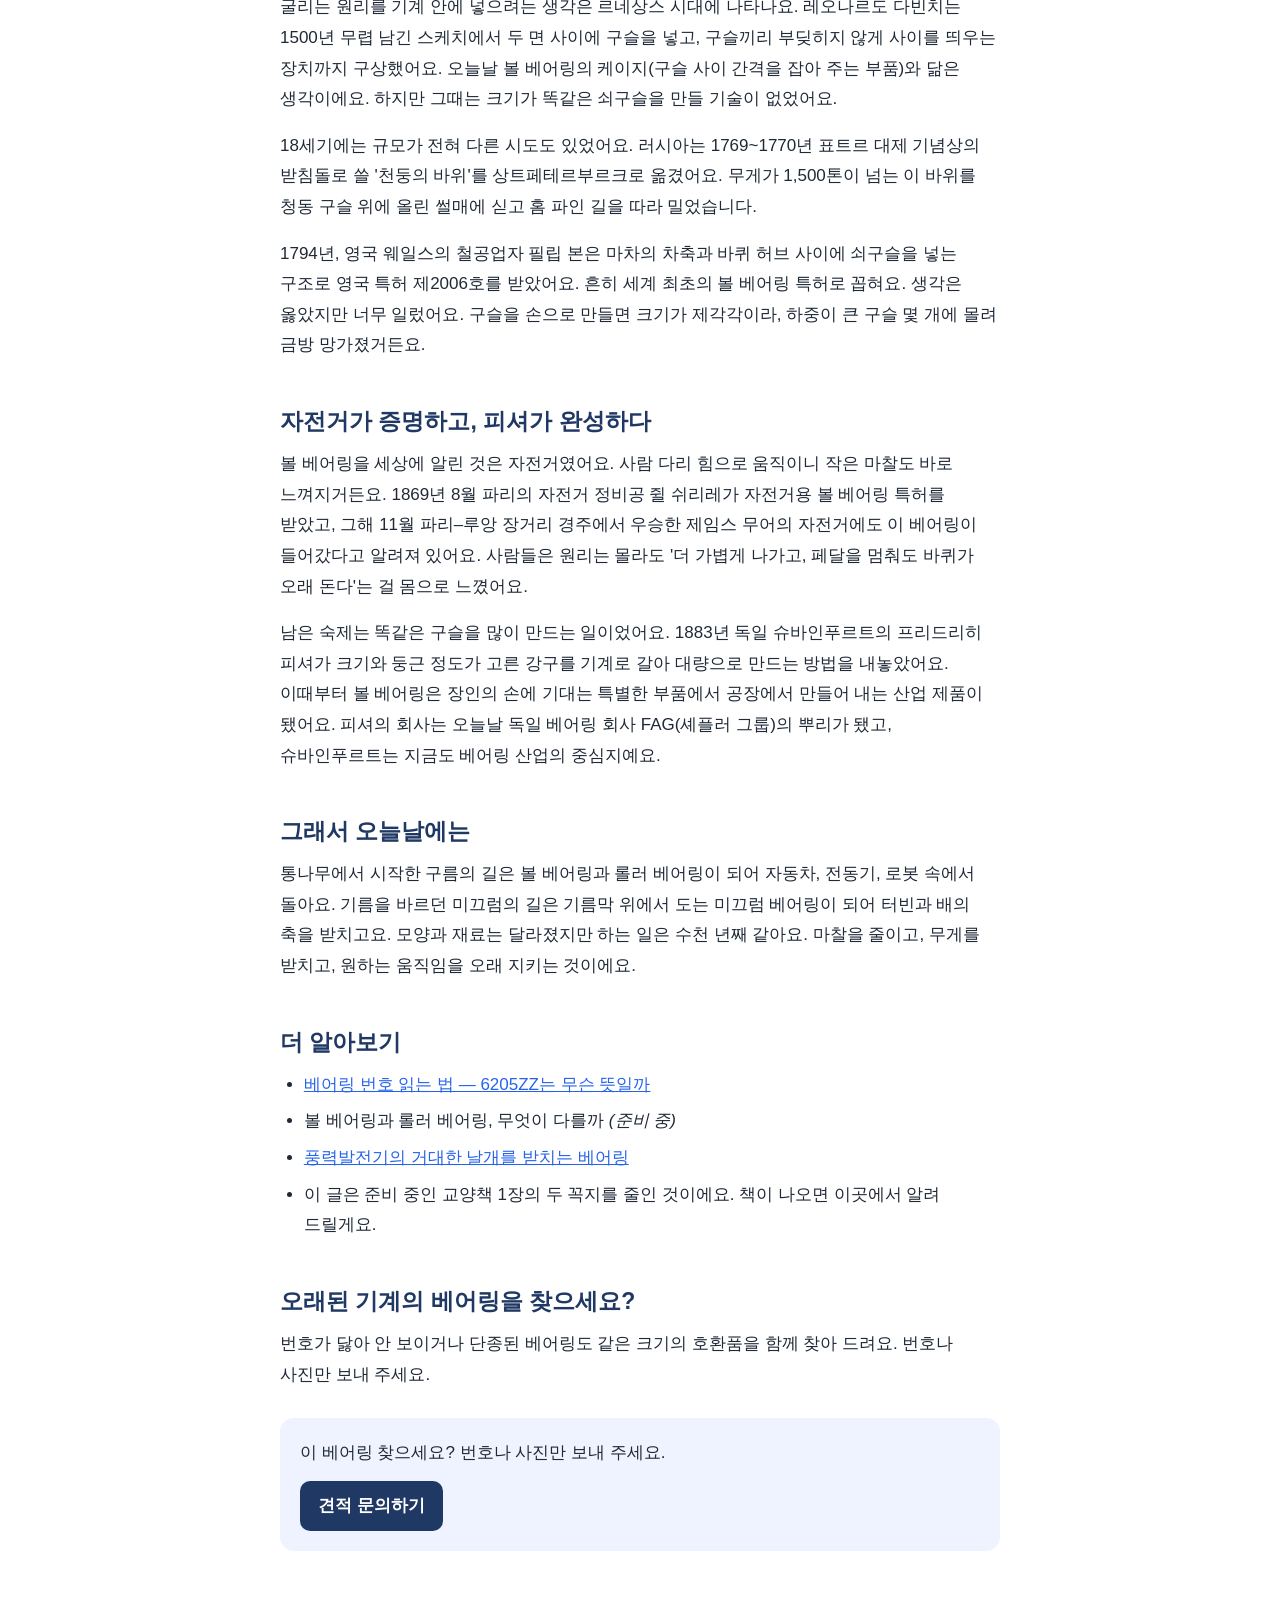
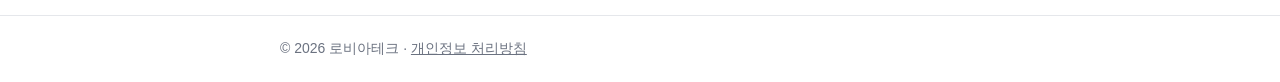
<file: posts/bearing-history/index.html>
<!doctype html>
<html lang="ko">
<head>
<meta charset="utf-8">
<meta name="viewport" content="width=device-width, initial-scale=1">
<meta name="google-site-verification" content="FnGy8vwjUJnrvPE3zHXfZ7db4EVpizQZHd8lW3kn4e0">
<meta name="naver-site-verification" content="fee8d032d96fe8d049fef2ab432df04f8d8b290f">
<link rel="alternate" hreflang="ko" href="https://blog.roviatech.co.kr/posts/bearing-history/">
<link rel="alternate" hreflang="en" href="https://blog.roviatech.co.kr/en/posts/bearing-history/">
<link rel="alternate" hreflang="x-default" href="https://blog.roviatech.co.kr/posts/bearing-history/">
<script>(function(){if(location.hostname!=='blog.roviatech.co.kr'){return;}var s=document.createElement('script');s.async=true;s.src='https://www.googletagmanager.com/gtag/js?id=G-C03R1C6F9V';document.head.appendChild(s);window.dataLayer=window.dataLayer||[];window.gtag=function(){window.dataLayer.push(arguments);};window.gtag('js',new Date());window.gtag('config','G-C03R1C6F9V');})();</script>
<title>통나무에서 볼 베어링까지 — 베어링의 역사 | 로비아테크 블로그</title>
<meta name="description" content="베어링은 언제, 어떻게 생겼을까요? 통나무 굴림대와 바퀴 축에서 시작해 다빈치의 구상, 1794년 첫 볼 베어링 특허, 1869년 자전거, 1883년 강구 대량생산까지 베어링의 역사를 한 번에 정리했어요.">
<link rel="canonical" href="https://blog.roviatech.co.kr/posts/bearing-history/">
<meta property="og:type" content="article">
<meta property="og:locale" content="ko_KR">
<meta property="og:site_name" content="로비아테크 블로그">
<meta property="og:title" content="통나무에서 볼 베어링까지 — 베어링의 역사 | 로비아테크 블로그">
<meta property="og:description" content="베어링은 언제, 어떻게 생겼을까요? 통나무 굴림대와 바퀴 축에서 시작해 다빈치의 구상, 1794년 첫 볼 베어링 특허, 1869년 자전거, 1883년 강구 대량생산까지 베어링의 역사를 한 번에 정리했어요.">
<meta property="og:image" content="https://blog.roviatech.co.kr/images/bearing-history-1.png">
<meta property="og:url" content="https://blog.roviatech.co.kr/posts/bearing-history/">
<link rel="stylesheet" href="../../assets/style.css">
</head>
<body>
<div class="lang-hint" id="lang-hint" hidden data-nosnippet lang="en"><div class="inner"><span>This page is also available in English. <a href="../../en/posts/bearing-history/" hreflang="en">Read in English →</a></span><button type="button" aria-label="Close">×</button></div></div>
<script>
(function () {
  var KEY = 'roviatech-lang-hint', box = document.getElementById('lang-hint'), closed = null;
  var langs = navigator.languages && navigator.languages.length ? navigator.languages : [navigator.language || ''];
  var korean = langs.some(function (l) { return /^ko\b/i.test(l || ''); });
  try { closed = localStorage.getItem(KEY); } catch (e) {}
  if (korean || closed) { return; }
  box.hidden = false;
  box.querySelector('button').addEventListener('click', function () {
    box.hidden = true;
    try { localStorage.setItem(KEY, '1'); } catch (e) {}
  });
})();
</script>
<header class="site-header"><div class="inner"><a class="brand" href="../../">로비아테크 <span>블로그</span></a><nav><a href="../../about/">소개</a><a href="../../contact/">문의</a><a class="lang" href="../../en/posts/bearing-history/" hreflang="en">English</a></nav></div></header>
<main>
<p class="crumbs"><a href="../../">← 글 목록</a> · <span class="tag">베어링 이야기</span></p>
<h1>통나무에서 볼 베어링까지 — 베어링의 역사</h1>
<p><strong>베어링은 어느 날 한 사람이 발명한 물건이 아니에요.</strong> 무거운 것을 굴려서 옮기던 오래된 지혜에서 시작해, 바퀴 축에 기름을 바르던 미끄럼 베어링을 거쳤어요. 그 뒤 1794년 첫 볼 베어링 특허, 1869년 자전거, 1883년 똑같은 쇠구슬의 대량생산을 지나 지금의 모습이 됐습니다.</p>
<figure><img src="../../images/bearing-history-1.png" alt="통나무 굴림대부터 1883년 피셔의 강구 연삭기까지 베어링의 역사를 여섯 단계로 보여 주는 연표"></figure>
<h2>끌기보다 굴리기 — 아주 오래된 지혜</h2>
<p>무거운 돌을 땅에 대고 끌면 바닥과 닿은 면 전체가 움직임을 방해해요. 이 힘이 마찰이에요. 그런데 둥근 통나무 위에 올리면 닿는 곳이 계속 바뀌면서 훨씬 적은 힘으로 움직여요. 미끄러짐을 구름으로 바꾸는 것, 이것이 오늘날 볼 베어링과 롤러 베어링의 원리예요.</p>
<p>피라미드를 통나무로 굴려 지었다는 이야기는 유명하지만 확실하지는 않아요. 이집트의 제후티호텝 무덤 벽화에는 거대한 석상을 실은 썰매 앞에서 사람이 바닥에 물을 붓는 장면이 있어요. 2014년 네덜란드 암스테르담 대학 연구진은 모래를 알맞게 적시면 썰매를 끄는 데 드는 사람이 절반 정도로 줄어든다는 실험 결과를 냈고요. 굴리든 젖은 모래 위로 끌든 목적은 같았어요. 마찰을 줄여서 사람 힘으로는 못 옮길 것을 옮기는 것이었죠.</p>
<p>배를 물에 띄울 때도 두 가지 방법을 썼어요. 배 밑에 통나무를 깔아 굴리거나, 기름이나 동물성 지방을 바른 받침 위로 미끄러뜨렸어요. <strong>굴려서 줄이는 길(구름)과 기름으로 줄이는 길(미끄럼)</strong>, 베어링은 이 두 갈래로 자라게 됩니다.</p>
<h2>바퀴가 남긴 숙제, 축</h2>
<p>통나무를 매번 앞으로 옮겨 놓는 수고를 없앤 것이 바퀴예요. 그런데 바퀴가 돌려면 가운데에 축이 있어야 하고, 축과 바퀴 구멍은 계속 맞닿아 닳았어요. 사람들은 더 단단한 나무를 쓰고, 구멍에 청동 덧댐을 끼우고, 동물성 지방이나 식물성 기름을 발랐어요. 축을 감싸 받치는 이 부품이 가장 오래된 베어링, 미끄럼 베어링의 시작이에요.</p>
<p>미끄럼 베어링은 낡은 기술이 아니에요. 축이 돌면 기름이 끌려 들어가 얇은 기름막을 만들고, 축은 그 위에 떠서 돌아요. 큰 하중과 충격에 강해서 지금도 대형 선박의 추진축이나 발전소 터빈 같은 거대한 기계에 쓰여요.</p>
<h2>쇠구슬을 기계 안으로 — 다빈치에서 필립 본까지</h2>
<p>굴리는 원리를 기계 안에 넣으려는 생각은 르네상스 시대에 나타나요. 레오나르도 다빈치는 1500년 무렵 남긴 스케치에서 두 면 사이에 구슬을 넣고, 구슬끼리 부딪히지 않게 사이를 띄우는 장치까지 구상했어요. 오늘날 볼 베어링의 케이지(구슬 사이 간격을 잡아 주는 부품)와 닮은 생각이에요. 하지만 그때는 크기가 똑같은 쇠구슬을 만들 기술이 없었어요.</p>
<p>18세기에는 규모가 전혀 다른 시도도 있었어요. 러시아는 1769~1770년 표트르 대제 기념상의 받침돌로 쓸 '천둥의 바위'를 상트페테르부르크로 옮겼어요. 무게가 1,500톤이 넘는 이 바위를 청동 구슬 위에 올린 썰매에 싣고 홈 파인 길을 따라 밀었습니다.</p>
<p>1794년, 영국 웨일스의 철공업자 필립 본은 마차의 차축과 바퀴 허브 사이에 쇠구슬을 넣는 구조로 영국 특허 제2006호를 받았어요. 흔히 세계 최초의 볼 베어링 특허로 꼽혀요. 생각은 옳았지만 너무 일렀어요. 구슬을 손으로 만들면 크기가 제각각이라, 하중이 큰 구슬 몇 개에 몰려 금방 망가졌거든요.</p>
<h2>자전거가 증명하고, 피셔가 완성하다</h2>
<p>볼 베어링을 세상에 알린 것은 자전거였어요. 사람 다리 힘으로 움직이니 작은 마찰도 바로 느껴지거든요. 1869년 8월 파리의 자전거 정비공 쥘 쉬리레가 자전거용 볼 베어링 특허를 받았고, 그해 11월 파리–루앙 장거리 경주에서 우승한 제임스 무어의 자전거에도 이 베어링이 들어갔다고 알려져 있어요. 사람들은 원리는 몰라도 '더 가볍게 나가고, 페달을 멈춰도 바퀴가 오래 돈다'는 걸 몸으로 느꼈어요.</p>
<p>남은 숙제는 똑같은 구슬을 많이 만드는 일이었어요. 1883년 독일 슈바인푸르트의 프리드리히 피셔가 크기와 둥근 정도가 고른 강구를 기계로 갈아 대량으로 만드는 방법을 내놓았어요. 이때부터 볼 베어링은 장인의 손에 기대는 특별한 부품에서 공장에서 만들어 내는 산업 제품이 됐어요. 피셔의 회사는 오늘날 독일 베어링 회사 FAG(셰플러 그룹)의 뿌리가 됐고, 슈바인푸르트는 지금도 베어링 산업의 중심지예요.</p>
<h2>그래서 오늘날에는</h2>
<p>통나무에서 시작한 구름의 길은 볼 베어링과 롤러 베어링이 되어 자동차, 전동기, 로봇 속에서 돌아요. 기름을 바르던 미끄럼의 길은 기름막 위에서 도는 미끄럼 베어링이 되어 터빈과 배의 축을 받치고요. 모양과 재료는 달라졌지만 하는 일은 수천 년째 같아요. 마찰을 줄이고, 무게를 받치고, 원하는 움직임을 오래 지키는 것이에요.</p>
<h2>더 알아보기</h2>
<ul><li><a href="../how-to-read-bearing-numbers/">베어링 번호 읽는 법 — 6205ZZ는 무슨 뜻일까</a></li><li>볼 베어링과 롤러 베어링, 무엇이 다를까 <em>(준비 중)</em></li><li><a href="../wind-turbine-bearings/">풍력발전기의 거대한 날개를 받치는 베어링</a></li><li>이 글은 준비 중인 교양책 1장의 두 꼭지를 줄인 것이에요. 책이 나오면 이곳에서 알려 드릴게요.</li></ul>
<h2>오래된 기계의 베어링을 찾으세요?</h2>
<p>번호가 닳아 안 보이거나 단종된 베어링도 같은 크기의 호환품을 함께 찾아 드려요. 번호나 사진만 보내 주세요.</p>
<div class="cta"><p>이 베어링 찾으세요? 번호나 사진만 보내 주세요.</p><a class="btn" href="../../contact/" data-mail data-lang="ko" data-u="iamguno" data-d="naver.com" data-s="[블로그 문의] 통나무에서 볼 베어링까지 — 베어링의 역사">견적 문의하기</a></div>
</main>
<footer><div class="inner">© 2026 로비아테크 · <a href="../../privacy/">개인정보 처리방침</a></div></footer>
<script>
(function () {
  var bodies = {
    ko: '베어링 번호(호칭):\n제조사:\n수량:\n희망 납기:\n쓰는 곳(장비):\n회사명:\n연락처:\n\n사진이 있으면 첨부해 주세요.',
    en: 'Bearing number:\nBrand:\nQuantity:\nRequired delivery date:\nApplication (machine):\nCompany:\nCountry:\nPhone:\n\nPlease attach photos if you have them.'
  };
  var notes = {
    ko: ['메일 앱이 열리지 않으면 이 주소로 보내 주세요: ', '주소 복사', '복사했어요'],
    en: ["If your email app didn't open, please write to: ", 'Copy address', 'Copied']
  };
  function addr(el) { return el.getAttribute('data-u') + '@' + el.getAttribute('data-d'); }
  function note(a) {
    var next = a.nextElementSibling;
    if (next && next.className === 'mail-note') { return; }
    var t = notes[a.getAttribute('data-lang')] || notes.ko;
    var p = document.createElement('p'), b = document.createElement('strong'), c = document.createElement('button');
    p.className = 'mail-note';
    b.textContent = addr(a);
    c.type = 'button';
    c.textContent = t[1];
    c.addEventListener('click', function () {
      function select() {
        var r = document.createRange(), s = window.getSelection();
        r.selectNodeContents(b); s.removeAllRanges(); s.addRange(r);
      }
      if (navigator.clipboard && navigator.clipboard.writeText) {
        navigator.clipboard.writeText(b.textContent).then(function () { c.textContent = t[2]; }, select);
      } else {
        select();
      }
    });
    p.appendChild(document.createTextNode(t[0]));
    p.appendChild(b);
    p.appendChild(c);
    a.parentNode.insertBefore(p, a.nextSibling);
  }
  document.querySelectorAll('[data-mailtext]').forEach(function (el) { el.textContent = addr(el); });
  document.querySelectorAll('a[data-mail]').forEach(function (a) {
    var counted = false;
    a.addEventListener('click', function () {
      a.href = 'mailto:' + addr(a) + '?subject=' + encodeURIComponent(a.getAttribute('data-s') || '') +
               '&body=' + encodeURIComponent(bodies[a.getAttribute('data-lang')] || bodies.ko);
      if (!counted && typeof window.gtag === 'function') {
        window.gtag('event', 'generate_lead', {lead_source: 'quote_button'});
        counted = true;
      }
      note(a);
    });
  });
})();
</script>
</body>
</html>
</file>
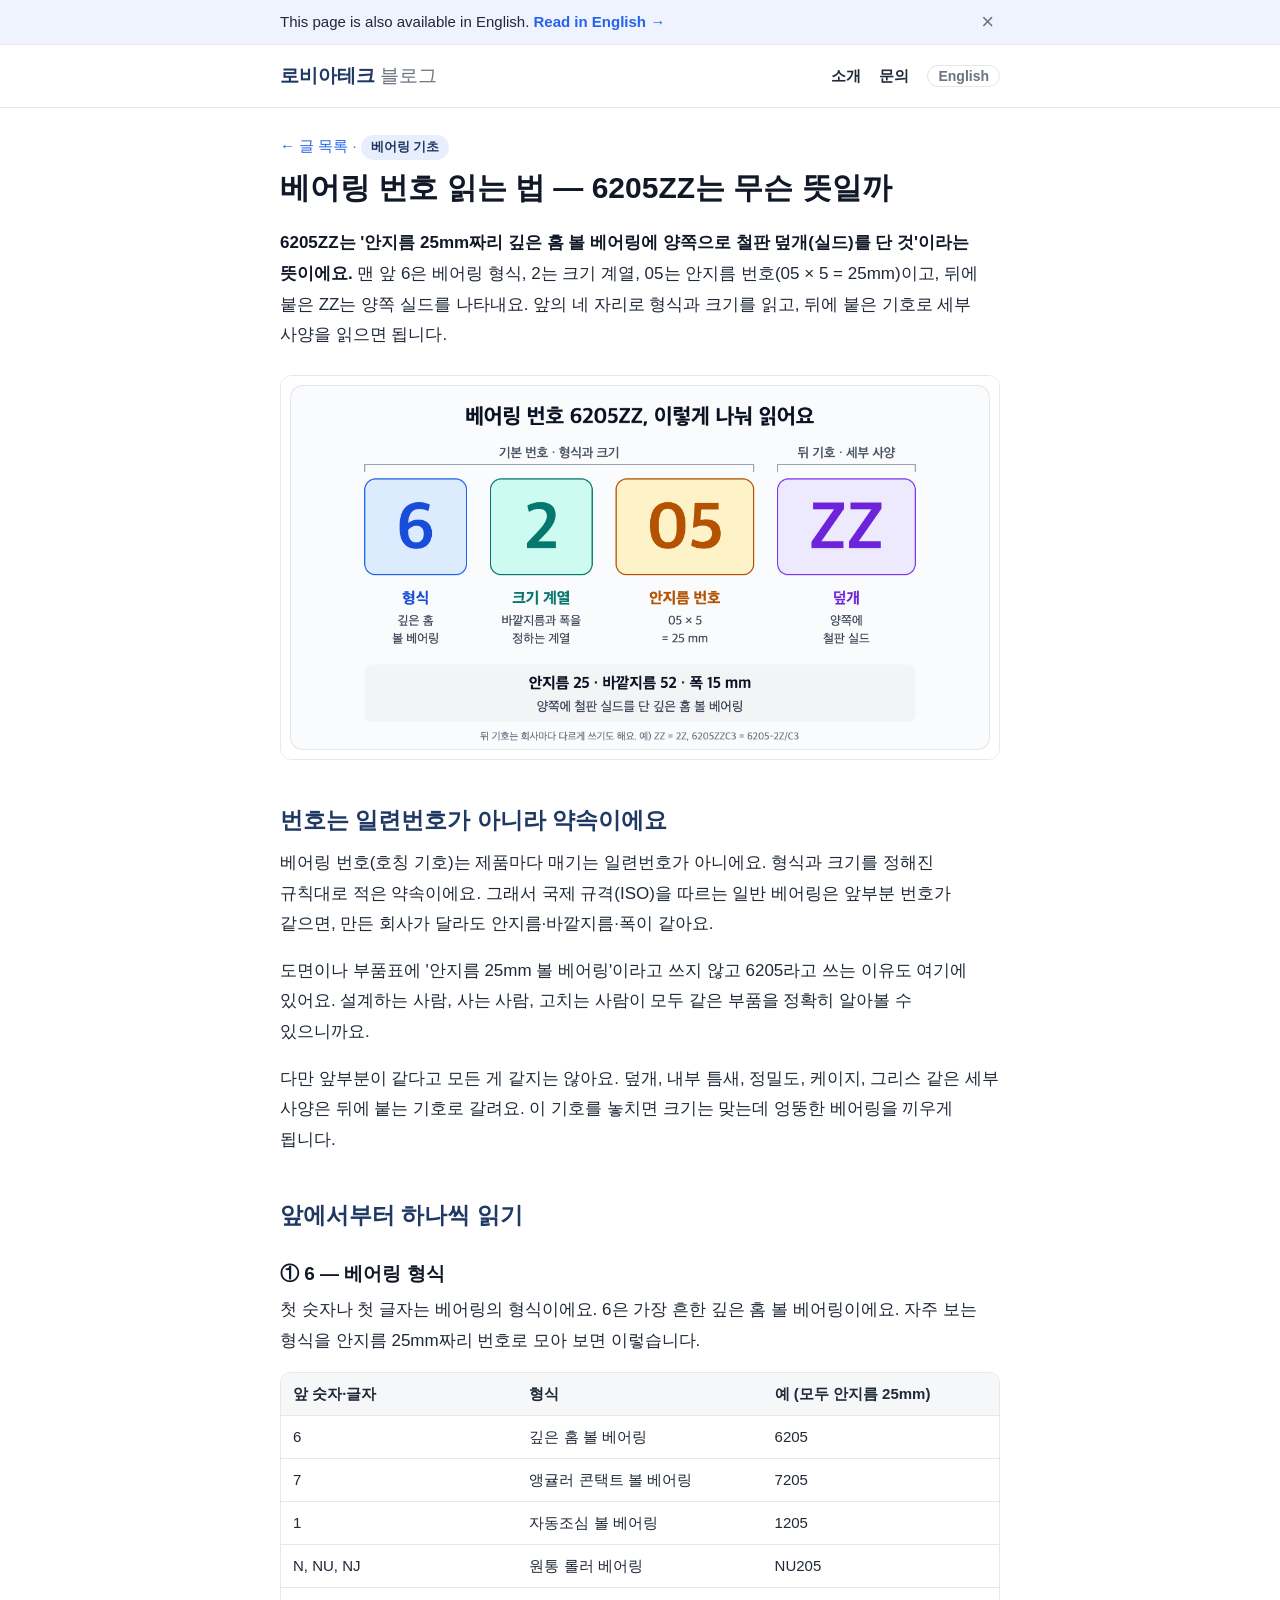
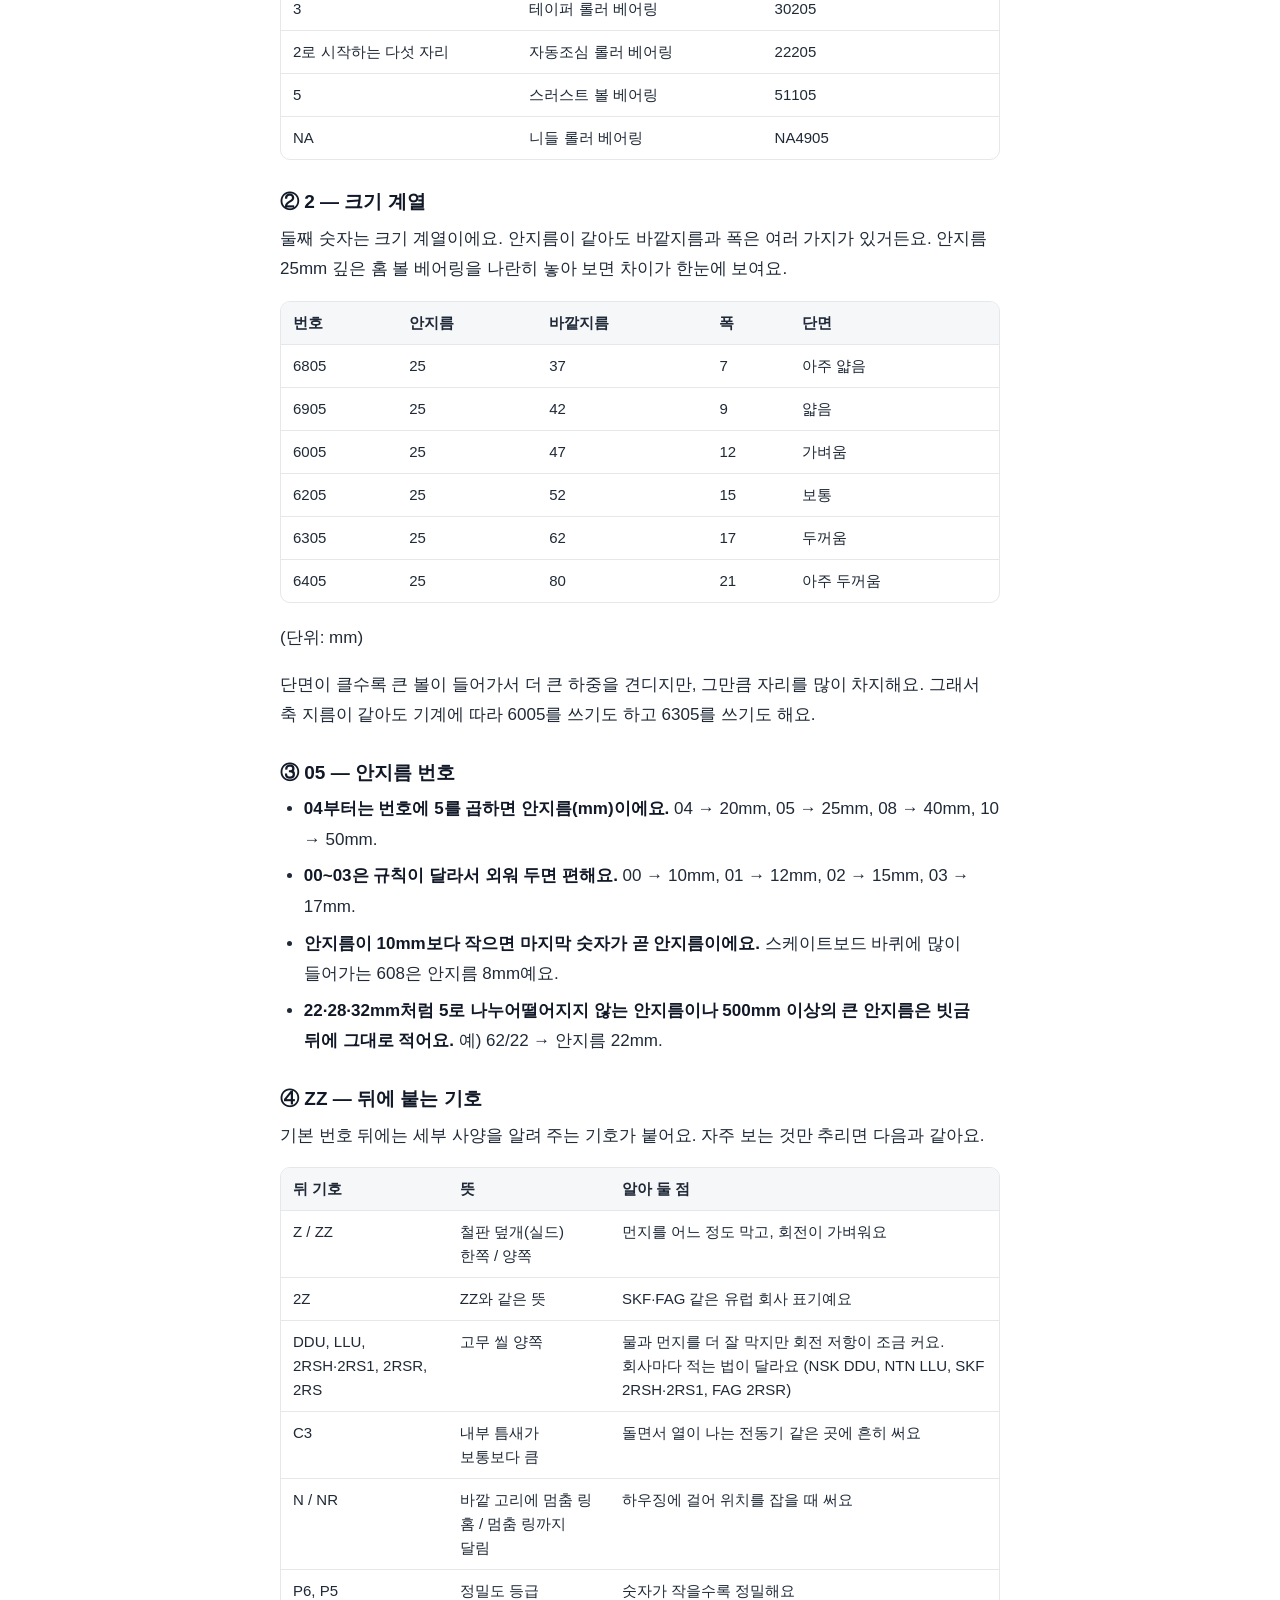
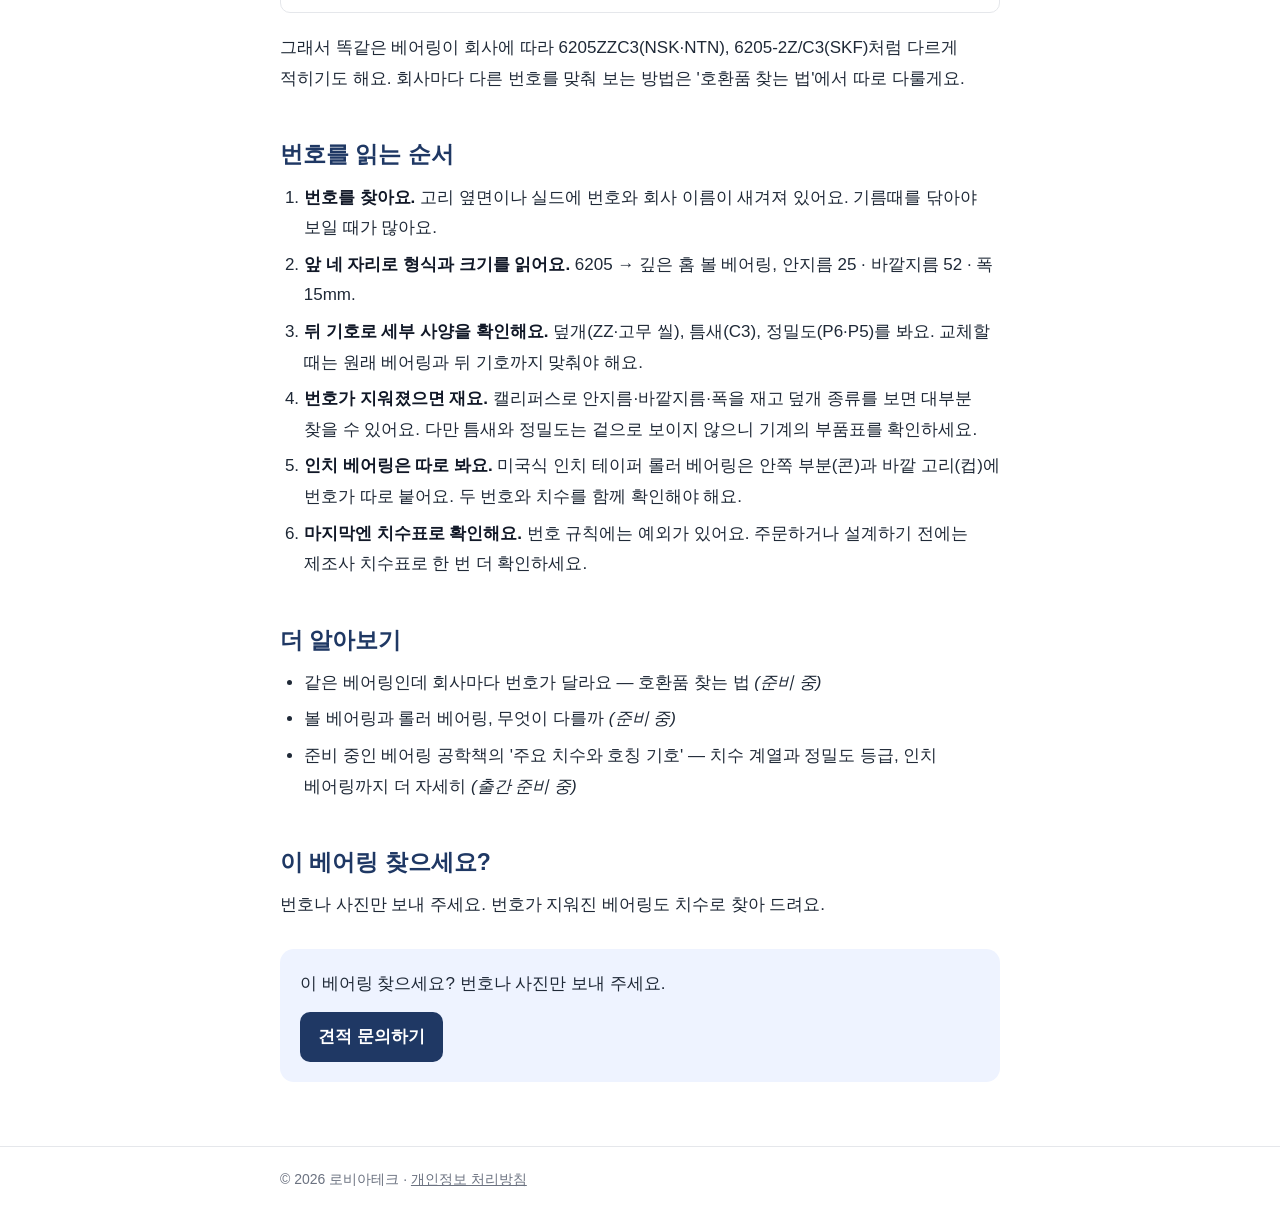
<file: posts/how-to-read-bearing-numbers/index.html>
<!doctype html>
<html lang="ko">
<head>
<meta charset="utf-8">
<meta name="viewport" content="width=device-width, initial-scale=1">
<meta name="google-site-verification" content="FnGy8vwjUJnrvPE3zHXfZ7db4EVpizQZHd8lW3kn4e0">
<meta name="naver-site-verification" content="fee8d032d96fe8d049fef2ab432df04f8d8b290f">
<link rel="alternate" hreflang="ko" href="https://blog.roviatech.co.kr/posts/how-to-read-bearing-numbers/">
<link rel="alternate" hreflang="en" href="https://blog.roviatech.co.kr/en/posts/how-to-read-bearing-numbers/">
<link rel="alternate" hreflang="x-default" href="https://blog.roviatech.co.kr/posts/how-to-read-bearing-numbers/">
<script>(function(){if(location.hostname!=='blog.roviatech.co.kr'){return;}var s=document.createElement('script');s.async=true;s.src='https://www.googletagmanager.com/gtag/js?id=G-C03R1C6F9V';document.head.appendChild(s);window.dataLayer=window.dataLayer||[];window.gtag=function(){window.dataLayer.push(arguments);};window.gtag('js',new Date());window.gtag('config','G-C03R1C6F9V');})();</script>
<title>베어링 번호 읽는 법 — 6205ZZ는 무슨 뜻일까 | 로비아테크 블로그</title>
<meta name="description" content="6205ZZ의 6은 형식, 2는 크기 계열, 05는 안지름 25mm, ZZ는 양쪽 실드예요. 베어링 번호를 앞에서부터 나눠 읽는 법과 뒤 기호(ZZ, 2RS, C3)의 뜻을 정리했어요.">
<link rel="canonical" href="https://blog.roviatech.co.kr/posts/how-to-read-bearing-numbers/">
<meta property="og:type" content="article">
<meta property="og:locale" content="ko_KR">
<meta property="og:site_name" content="로비아테크 블로그">
<meta property="og:title" content="베어링 번호 읽는 법 — 6205ZZ는 무슨 뜻일까 | 로비아테크 블로그">
<meta property="og:description" content="6205ZZ의 6은 형식, 2는 크기 계열, 05는 안지름 25mm, ZZ는 양쪽 실드예요. 베어링 번호를 앞에서부터 나눠 읽는 법과 뒤 기호(ZZ, 2RS, C3)의 뜻을 정리했어요.">
<meta property="og:image" content="https://blog.roviatech.co.kr/images/how-to-read-bearing-numbers-1.png">
<meta property="og:url" content="https://blog.roviatech.co.kr/posts/how-to-read-bearing-numbers/">
<link rel="stylesheet" href="../../assets/style.css">
</head>
<body>
<div class="lang-hint" id="lang-hint" hidden data-nosnippet lang="en"><div class="inner"><span>This page is also available in English. <a href="../../en/posts/how-to-read-bearing-numbers/" hreflang="en">Read in English →</a></span><button type="button" aria-label="Close">×</button></div></div>
<script>
(function () {
  var KEY = 'roviatech-lang-hint', box = document.getElementById('lang-hint'), closed = null;
  var langs = navigator.languages && navigator.languages.length ? navigator.languages : [navigator.language || ''];
  var korean = langs.some(function (l) { return /^ko\b/i.test(l || ''); });
  try { closed = localStorage.getItem(KEY); } catch (e) {}
  if (korean || closed) { return; }
  box.hidden = false;
  box.querySelector('button').addEventListener('click', function () {
    box.hidden = true;
    try { localStorage.setItem(KEY, '1'); } catch (e) {}
  });
})();
</script>
<header class="site-header"><div class="inner"><a class="brand" href="../../">로비아테크 <span>블로그</span></a><nav><a href="../../about/">소개</a><a href="../../contact/">문의</a><a class="lang" href="../../en/posts/how-to-read-bearing-numbers/" hreflang="en">English</a></nav></div></header>
<main>
<p class="crumbs"><a href="../../">← 글 목록</a> · <span class="tag">베어링 기초</span></p>
<h1>베어링 번호 읽는 법 — 6205ZZ는 무슨 뜻일까</h1>
<p><strong>6205ZZ는 '안지름 25mm짜리 깊은 홈 볼 베어링에 양쪽으로 철판 덮개(실드)를 단 것'이라는 뜻이에요.</strong> 맨 앞 6은 베어링 형식, 2는 크기 계열, 05는 안지름 번호(05 × 5 = 25mm)이고, 뒤에 붙은 ZZ는 양쪽 실드를 나타내요. 앞의 네 자리로 형식과 크기를 읽고, 뒤에 붙은 기호로 세부 사양을 읽으면 됩니다.</p>
<figure><img src="../../images/how-to-read-bearing-numbers-1.png" alt="6205ZZ를 6(형식), 2(크기 계열), 05(안지름 25mm), ZZ(양쪽 실드)로 나눠 읽는 그림"></figure>
<h2>번호는 일련번호가 아니라 약속이에요</h2>
<p>베어링 번호(호칭 기호)는 제품마다 매기는 일련번호가 아니에요. 형식과 크기를 정해진 규칙대로 적은 약속이에요. 그래서 국제 규격(ISO)을 따르는 일반 베어링은 앞부분 번호가 같으면, 만든 회사가 달라도 안지름·바깥지름·폭이 같아요.</p>
<p>도면이나 부품표에 '안지름 25mm 볼 베어링'이라고 쓰지 않고 6205라고 쓰는 이유도 여기에 있어요. 설계하는 사람, 사는 사람, 고치는 사람이 모두 같은 부품을 정확히 알아볼 수 있으니까요.</p>
<p>다만 앞부분이 같다고 모든 게 같지는 않아요. 덮개, 내부 틈새, 정밀도, 케이지, 그리스 같은 세부 사양은 뒤에 붙는 기호로 갈려요. 이 기호를 놓치면 크기는 맞는데 엉뚱한 베어링을 끼우게 됩니다.</p>
<h2>앞에서부터 하나씩 읽기</h2>
<h3>① 6 — 베어링 형식</h3>
<p>첫 숫자나 첫 글자는 베어링의 형식이에요. 6은 가장 흔한 깊은 홈 볼 베어링이에요. 자주 보는 형식을 안지름 25mm짜리 번호로 모아 보면 이렇습니다.</p>
<div class="table-wrap"><table><thead><tr><th>앞 숫자·글자</th><th>형식</th><th>예 (모두 안지름 25mm)</th></tr></thead><tbody><tr><td>6</td><td>깊은 홈 볼 베어링</td><td>6205</td></tr><tr><td>7</td><td>앵귤러 콘택트 볼 베어링</td><td>7205</td></tr><tr><td>1</td><td>자동조심 볼 베어링</td><td>1205</td></tr><tr><td>N, NU, NJ</td><td>원통 롤러 베어링</td><td>NU205</td></tr><tr><td>3</td><td>테이퍼 롤러 베어링</td><td>30205</td></tr><tr><td>2로 시작하는 다섯 자리</td><td>자동조심 롤러 베어링</td><td>22205</td></tr><tr><td>5</td><td>스러스트 볼 베어링</td><td>51105</td></tr><tr><td>NA</td><td>니들 롤러 베어링</td><td>NA4905</td></tr></tbody></table></div>
<h3>② 2 — 크기 계열</h3>
<p>둘째 숫자는 크기 계열이에요. 안지름이 같아도 바깥지름과 폭은 여러 가지가 있거든요. 안지름 25mm 깊은 홈 볼 베어링을 나란히 놓아 보면 차이가 한눈에 보여요.</p>
<div class="table-wrap"><table><thead><tr><th>번호</th><th>안지름</th><th>바깥지름</th><th>폭</th><th>단면</th></tr></thead><tbody><tr><td>6805</td><td>25</td><td>37</td><td>7</td><td>아주 얇음</td></tr><tr><td>6905</td><td>25</td><td>42</td><td>9</td><td>얇음</td></tr><tr><td>6005</td><td>25</td><td>47</td><td>12</td><td>가벼움</td></tr><tr><td>6205</td><td>25</td><td>52</td><td>15</td><td>보통</td></tr><tr><td>6305</td><td>25</td><td>62</td><td>17</td><td>두꺼움</td></tr><tr><td>6405</td><td>25</td><td>80</td><td>21</td><td>아주 두꺼움</td></tr></tbody></table></div>
<p>(단위: mm)</p>
<p>단면이 클수록 큰 볼이 들어가서 더 큰 하중을 견디지만, 그만큼 자리를 많이 차지해요. 그래서 축 지름이 같아도 기계에 따라 6005를 쓰기도 하고 6305를 쓰기도 해요.</p>
<h3>③ 05 — 안지름 번호</h3>
<ul><li><strong>04부터는 번호에 5를 곱하면 안지름(mm)이에요.</strong> 04 → 20mm, 05 → 25mm, 08 → 40mm, 10 → 50mm.</li><li><strong>00~03은 규칙이 달라서 외워 두면 편해요.</strong> 00 → 10mm, 01 → 12mm, 02 → 15mm, 03 → 17mm.</li><li><strong>안지름이 10mm보다 작으면 마지막 숫자가 곧 안지름이에요.</strong> 스케이트보드 바퀴에 많이 들어가는 608은 안지름 8mm예요.</li><li><strong>22·28·32mm처럼 5로 나누어떨어지지 않는 안지름이나 500mm 이상의 큰 안지름은 빗금 뒤에 그대로 적어요.</strong> 예) 62/22 → 안지름 22mm.</li></ul>
<h3>④ ZZ — 뒤에 붙는 기호</h3>
<p>기본 번호 뒤에는 세부 사양을 알려 주는 기호가 붙어요. 자주 보는 것만 추리면 다음과 같아요.</p>
<div class="table-wrap"><table><thead><tr><th>뒤 기호</th><th>뜻</th><th>알아 둘 점</th></tr></thead><tbody><tr><td>Z / ZZ</td><td>철판 덮개(실드) 한쪽 / 양쪽</td><td>먼지를 어느 정도 막고, 회전이 가벼워요</td></tr><tr><td>2Z</td><td>ZZ와 같은 뜻</td><td>SKF·FAG 같은 유럽 회사 표기예요</td></tr><tr><td>DDU, LLU, 2RSH·2RS1, 2RSR, 2RS</td><td>고무 씰 양쪽</td><td>물과 먼지를 더 잘 막지만 회전 저항이 조금 커요. 회사마다 적는 법이 달라요 (NSK DDU, NTN LLU, SKF 2RSH·2RS1, FAG 2RSR)</td></tr><tr><td>C3</td><td>내부 틈새가 보통보다 큼</td><td>돌면서 열이 나는 전동기 같은 곳에 흔히 써요</td></tr><tr><td>N / NR</td><td>바깥 고리에 멈춤 링 홈 / 멈춤 링까지 달림</td><td>하우징에 걸어 위치를 잡을 때 써요</td></tr><tr><td>P6, P5</td><td>정밀도 등급</td><td>숫자가 작을수록 정밀해요</td></tr></tbody></table></div>
<p>그래서 똑같은 베어링이 회사에 따라 6205ZZC3(NSK·NTN), 6205-2Z/C3(SKF)처럼 다르게 적히기도 해요. 회사마다 다른 번호를 맞춰 보는 방법은 '호환품 찾는 법'에서 따로 다룰게요.</p>
<h2>번호를 읽는 순서</h2>
<ol><li><strong>번호를 찾아요.</strong> 고리 옆면이나 실드에 번호와 회사 이름이 새겨져 있어요. 기름때를 닦아야 보일 때가 많아요.</li><li><strong>앞 네 자리로 형식과 크기를 읽어요.</strong> 6205 → 깊은 홈 볼 베어링, 안지름 25 · 바깥지름 52 · 폭 15mm.</li><li><strong>뒤 기호로 세부 사양을 확인해요.</strong> 덮개(ZZ·고무 씰), 틈새(C3), 정밀도(P6·P5)를 봐요. 교체할 때는 원래 베어링과 뒤 기호까지 맞춰야 해요.</li><li><strong>번호가 지워졌으면 재요.</strong> 캘리퍼스로 안지름·바깥지름·폭을 재고 덮개 종류를 보면 대부분 찾을 수 있어요. 다만 틈새와 정밀도는 겉으로 보이지 않으니 기계의 부품표를 확인하세요.</li><li><strong>인치 베어링은 따로 봐요.</strong> 미국식 인치 테이퍼 롤러 베어링은 안쪽 부분(콘)과 바깥 고리(컵)에 번호가 따로 붙어요. 두 번호와 치수를 함께 확인해야 해요.</li><li><strong>마지막엔 치수표로 확인해요.</strong> 번호 규칙에는 예외가 있어요. 주문하거나 설계하기 전에는 제조사 치수표로 한 번 더 확인하세요.</li></ol>
<h2>더 알아보기</h2>
<ul><li>같은 베어링인데 회사마다 번호가 달라요 — 호환품 찾는 법 <em>(준비 중)</em></li><li>볼 베어링과 롤러 베어링, 무엇이 다를까 <em>(준비 중)</em></li><li>준비 중인 베어링 공학책의 '주요 치수와 호칭 기호' — 치수 계열과 정밀도 등급, 인치 베어링까지 더 자세히 <em>(출간 준비 중)</em></li></ul>
<h2>이 베어링 찾으세요?</h2>
<p>번호나 사진만 보내 주세요. 번호가 지워진 베어링도 치수로 찾아 드려요.</p>
<div class="cta"><p>이 베어링 찾으세요? 번호나 사진만 보내 주세요.</p><a class="btn" href="../../contact/" data-mail data-lang="ko" data-u="iamguno" data-d="naver.com" data-s="[블로그 문의] 베어링 번호 읽는 법 — 6205ZZ는 무슨 뜻일까">견적 문의하기</a></div>
</main>
<footer><div class="inner">© 2026 로비아테크 · <a href="../../privacy/">개인정보 처리방침</a></div></footer>
<script>
(function () {
  var bodies = {
    ko: '베어링 번호(호칭):\n제조사:\n수량:\n희망 납기:\n쓰는 곳(장비):\n회사명:\n연락처:\n\n사진이 있으면 첨부해 주세요.',
    en: 'Bearing number:\nBrand:\nQuantity:\nRequired delivery date:\nApplication (machine):\nCompany:\nCountry:\nPhone:\n\nPlease attach photos if you have them.'
  };
  var notes = {
    ko: ['메일 앱이 열리지 않으면 이 주소로 보내 주세요: ', '주소 복사', '복사했어요'],
    en: ["If your email app didn't open, please write to: ", 'Copy address', 'Copied']
  };
  function addr(el) { return el.getAttribute('data-u') + '@' + el.getAttribute('data-d'); }
  function note(a) {
    var next = a.nextElementSibling;
    if (next && next.className === 'mail-note') { return; }
    var t = notes[a.getAttribute('data-lang')] || notes.ko;
    var p = document.createElement('p'), b = document.createElement('strong'), c = document.createElement('button');
    p.className = 'mail-note';
    b.textContent = addr(a);
    c.type = 'button';
    c.textContent = t[1];
    c.addEventListener('click', function () {
      function select() {
        var r = document.createRange(), s = window.getSelection();
        r.selectNodeContents(b); s.removeAllRanges(); s.addRange(r);
      }
      if (navigator.clipboard && navigator.clipboard.writeText) {
        navigator.clipboard.writeText(b.textContent).then(function () { c.textContent = t[2]; }, select);
      } else {
        select();
      }
    });
    p.appendChild(document.createTextNode(t[0]));
    p.appendChild(b);
    p.appendChild(c);
    a.parentNode.insertBefore(p, a.nextSibling);
  }
  document.querySelectorAll('[data-mailtext]').forEach(function (el) { el.textContent = addr(el); });
  document.querySelectorAll('a[data-mail]').forEach(function (a) {
    var counted = false;
    a.addEventListener('click', function () {
      a.href = 'mailto:' + addr(a) + '?subject=' + encodeURIComponent(a.getAttribute('data-s') || '') +
               '&body=' + encodeURIComponent(bodies[a.getAttribute('data-lang')] || bodies.ko);
      if (!counted && typeof window.gtag === 'function') {
        window.gtag('event', 'generate_lead', {lead_source: 'quote_button'});
        counted = true;
      }
      note(a);
    });
  });
})();
</script>
</body>
</html>
</file>
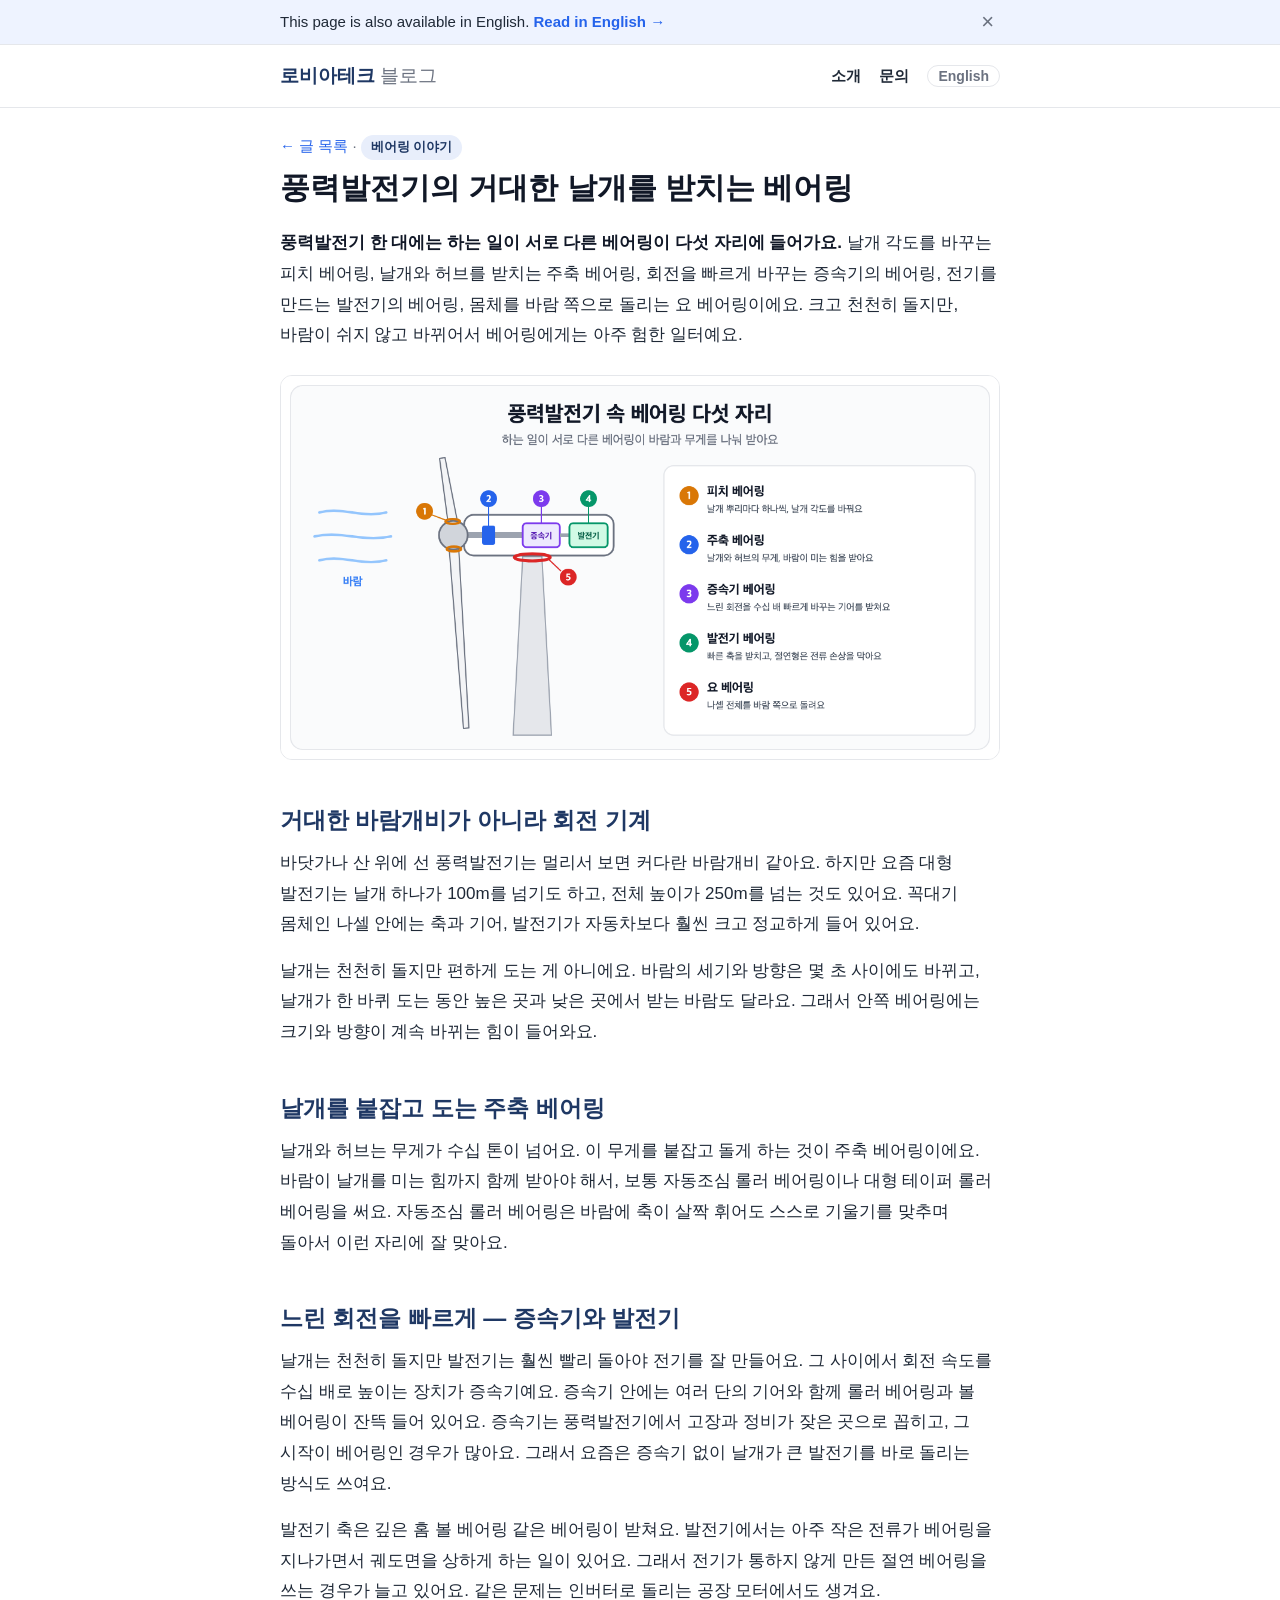
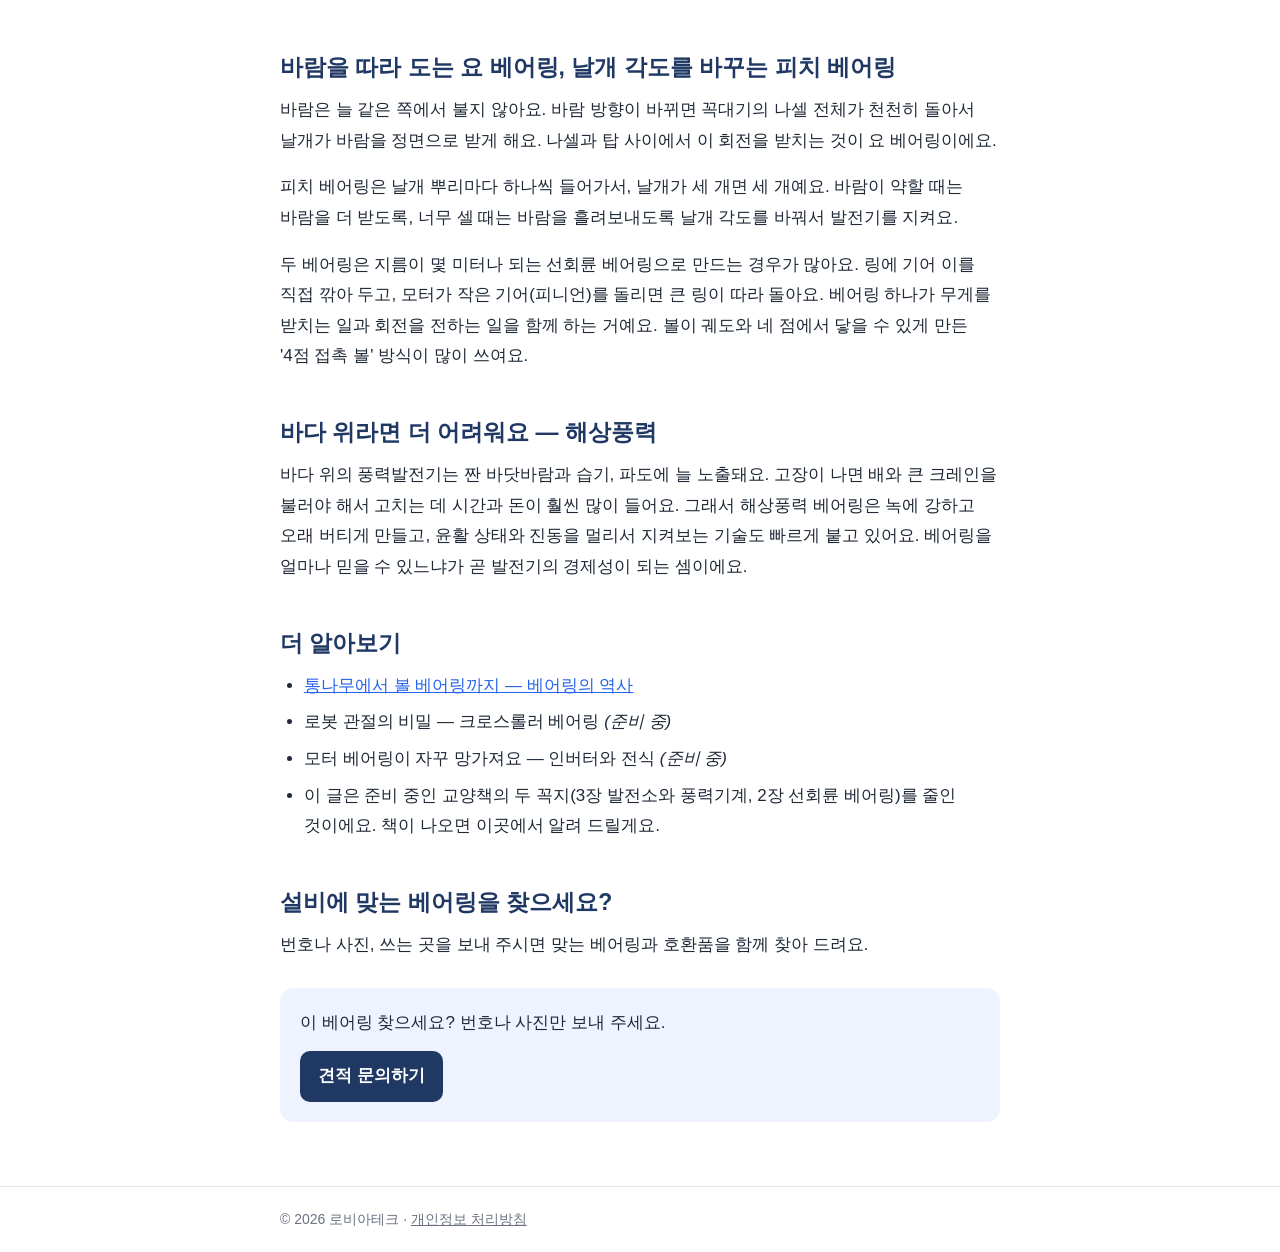
<file: posts/wind-turbine-bearings/index.html>
<!doctype html>
<html lang="ko">
<head>
<meta charset="utf-8">
<meta name="viewport" content="width=device-width, initial-scale=1">
<meta name="google-site-verification" content="FnGy8vwjUJnrvPE3zHXfZ7db4EVpizQZHd8lW3kn4e0">
<meta name="naver-site-verification" content="fee8d032d96fe8d049fef2ab432df04f8d8b290f">
<link rel="alternate" hreflang="ko" href="https://blog.roviatech.co.kr/posts/wind-turbine-bearings/">
<link rel="alternate" hreflang="en" href="https://blog.roviatech.co.kr/en/posts/wind-turbine-bearings/">
<link rel="alternate" hreflang="x-default" href="https://blog.roviatech.co.kr/posts/wind-turbine-bearings/">
<script>(function(){if(location.hostname!=='blog.roviatech.co.kr'){return;}var s=document.createElement('script');s.async=true;s.src='https://www.googletagmanager.com/gtag/js?id=G-C03R1C6F9V';document.head.appendChild(s);window.dataLayer=window.dataLayer||[];window.gtag=function(){window.dataLayer.push(arguments);};window.gtag('js',new Date());window.gtag('config','G-C03R1C6F9V');})();</script>
<title>풍력발전기의 거대한 날개를 받치는 베어링 | 로비아테크 블로그</title>
<meta name="description" content="풍력발전기에는 어떤 베어링이 들어갈까요? 날개를 받치는 주축 베어링, 증속기와 발전기 베어링, 방향과 날개 각도를 바꾸는 요·피치 베어링까지 다섯 자리의 역할과 해상풍력이 어려운 까닭을 쉽게 정리했어요.">
<link rel="canonical" href="https://blog.roviatech.co.kr/posts/wind-turbine-bearings/">
<meta property="og:type" content="article">
<meta property="og:locale" content="ko_KR">
<meta property="og:site_name" content="로비아테크 블로그">
<meta property="og:title" content="풍력발전기의 거대한 날개를 받치는 베어링 | 로비아테크 블로그">
<meta property="og:description" content="풍력발전기에는 어떤 베어링이 들어갈까요? 날개를 받치는 주축 베어링, 증속기와 발전기 베어링, 방향과 날개 각도를 바꾸는 요·피치 베어링까지 다섯 자리의 역할과 해상풍력이 어려운 까닭을 쉽게 정리했어요.">
<meta property="og:image" content="https://blog.roviatech.co.kr/images/wind-turbine-bearings-1.png">
<meta property="og:url" content="https://blog.roviatech.co.kr/posts/wind-turbine-bearings/">
<link rel="stylesheet" href="../../assets/style.css">
</head>
<body>
<div class="lang-hint" id="lang-hint" hidden data-nosnippet lang="en"><div class="inner"><span>This page is also available in English. <a href="../../en/posts/wind-turbine-bearings/" hreflang="en">Read in English →</a></span><button type="button" aria-label="Close">×</button></div></div>
<script>
(function () {
  var KEY = 'roviatech-lang-hint', box = document.getElementById('lang-hint'), closed = null;
  var langs = navigator.languages && navigator.languages.length ? navigator.languages : [navigator.language || ''];
  var korean = langs.some(function (l) { return /^ko\b/i.test(l || ''); });
  try { closed = localStorage.getItem(KEY); } catch (e) {}
  if (korean || closed) { return; }
  box.hidden = false;
  box.querySelector('button').addEventListener('click', function () {
    box.hidden = true;
    try { localStorage.setItem(KEY, '1'); } catch (e) {}
  });
})();
</script>
<header class="site-header"><div class="inner"><a class="brand" href="../../">로비아테크 <span>블로그</span></a><nav><a href="../../about/">소개</a><a href="../../contact/">문의</a><a class="lang" href="../../en/posts/wind-turbine-bearings/" hreflang="en">English</a></nav></div></header>
<main>
<p class="crumbs"><a href="../../">← 글 목록</a> · <span class="tag">베어링 이야기</span></p>
<h1>풍력발전기의 거대한 날개를 받치는 베어링</h1>
<p><strong>풍력발전기 한 대에는 하는 일이 서로 다른 베어링이 다섯 자리에 들어가요.</strong> 날개 각도를 바꾸는 피치 베어링, 날개와 허브를 받치는 주축 베어링, 회전을 빠르게 바꾸는 증속기의 베어링, 전기를 만드는 발전기의 베어링, 몸체를 바람 쪽으로 돌리는 요 베어링이에요. 크고 천천히 돌지만, 바람이 쉬지 않고 바뀌어서 베어링에게는 아주 험한 일터예요.</p>
<figure><img src="../../images/wind-turbine-bearings-1.png" alt="풍력발전기 안에서 베어링이 들어가는 다섯 자리: 날개 뿌리의 피치 베어링, 주축 베어링, 증속기 베어링, 발전기 베어링, 나셀과 탑 사이의 요 베어링"></figure>
<h2>거대한 바람개비가 아니라 회전 기계</h2>
<p>바닷가나 산 위에 선 풍력발전기는 멀리서 보면 커다란 바람개비 같아요. 하지만 요즘 대형 발전기는 날개 하나가 100m를 넘기도 하고, 전체 높이가 250m를 넘는 것도 있어요. 꼭대기 몸체인 나셀 안에는 축과 기어, 발전기가 자동차보다 훨씬 크고 정교하게 들어 있어요.</p>
<p>날개는 천천히 돌지만 편하게 도는 게 아니에요. 바람의 세기와 방향은 몇 초 사이에도 바뀌고, 날개가 한 바퀴 도는 동안 높은 곳과 낮은 곳에서 받는 바람도 달라요. 그래서 안쪽 베어링에는 크기와 방향이 계속 바뀌는 힘이 들어와요.</p>
<h2>날개를 붙잡고 도는 주축 베어링</h2>
<p>날개와 허브는 무게가 수십 톤이 넘어요. 이 무게를 붙잡고 돌게 하는 것이 주축 베어링이에요. 바람이 날개를 미는 힘까지 함께 받아야 해서, 보통 자동조심 롤러 베어링이나 대형 테이퍼 롤러 베어링을 써요. 자동조심 롤러 베어링은 바람에 축이 살짝 휘어도 스스로 기울기를 맞추며 돌아서 이런 자리에 잘 맞아요.</p>
<h2>느린 회전을 빠르게 — 증속기와 발전기</h2>
<p>날개는 천천히 돌지만 발전기는 훨씬 빨리 돌아야 전기를 잘 만들어요. 그 사이에서 회전 속도를 수십 배로 높이는 장치가 증속기예요. 증속기 안에는 여러 단의 기어와 함께 롤러 베어링과 볼 베어링이 잔뜩 들어 있어요. 증속기는 풍력발전기에서 고장과 정비가 잦은 곳으로 꼽히고, 그 시작이 베어링인 경우가 많아요. 그래서 요즘은 증속기 없이 날개가 큰 발전기를 바로 돌리는 방식도 쓰여요.</p>
<p>발전기 축은 깊은 홈 볼 베어링 같은 베어링이 받쳐요. 발전기에서는 아주 작은 전류가 베어링을 지나가면서 궤도면을 상하게 하는 일이 있어요. 그래서 전기가 통하지 않게 만든 절연 베어링을 쓰는 경우가 늘고 있어요. 같은 문제는 인버터로 돌리는 공장 모터에서도 생겨요.</p>
<h2>바람을 따라 도는 요 베어링, 날개 각도를 바꾸는 피치 베어링</h2>
<p>바람은 늘 같은 쪽에서 불지 않아요. 바람 방향이 바뀌면 꼭대기의 나셀 전체가 천천히 돌아서 날개가 바람을 정면으로 받게 해요. 나셀과 탑 사이에서 이 회전을 받치는 것이 요 베어링이에요.</p>
<p>피치 베어링은 날개 뿌리마다 하나씩 들어가서, 날개가 세 개면 세 개예요. 바람이 약할 때는 바람을 더 받도록, 너무 셀 때는 바람을 흘려보내도록 날개 각도를 바꿔서 발전기를 지켜요.</p>
<p>두 베어링은 지름이 몇 미터나 되는 선회륜 베어링으로 만드는 경우가 많아요. 링에 기어 이를 직접 깎아 두고, 모터가 작은 기어(피니언)를 돌리면 큰 링이 따라 돌아요. 베어링 하나가 무게를 받치는 일과 회전을 전하는 일을 함께 하는 거예요. 볼이 궤도와 네 점에서 닿을 수 있게 만든 '4점 접촉 볼' 방식이 많이 쓰여요.</p>
<h2>바다 위라면 더 어려워요 — 해상풍력</h2>
<p>바다 위의 풍력발전기는 짠 바닷바람과 습기, 파도에 늘 노출돼요. 고장이 나면 배와 큰 크레인을 불러야 해서 고치는 데 시간과 돈이 훨씬 많이 들어요. 그래서 해상풍력 베어링은 녹에 강하고 오래 버티게 만들고, 윤활 상태와 진동을 멀리서 지켜보는 기술도 빠르게 붙고 있어요. 베어링을 얼마나 믿을 수 있느냐가 곧 발전기의 경제성이 되는 셈이에요.</p>
<h2>더 알아보기</h2>
<ul><li><a href="../bearing-history/">통나무에서 볼 베어링까지 — 베어링의 역사</a></li><li>로봇 관절의 비밀 — 크로스롤러 베어링 <em>(준비 중)</em></li><li>모터 베어링이 자꾸 망가져요 — 인버터와 전식 <em>(준비 중)</em></li><li>이 글은 준비 중인 교양책의 두 꼭지(3장 발전소와 풍력기계, 2장 선회륜 베어링)를 줄인 것이에요. 책이 나오면 이곳에서 알려 드릴게요.</li></ul>
<h2>설비에 맞는 베어링을 찾으세요?</h2>
<p>번호나 사진, 쓰는 곳을 보내 주시면 맞는 베어링과 호환품을 함께 찾아 드려요.</p>
<div class="cta"><p>이 베어링 찾으세요? 번호나 사진만 보내 주세요.</p><a class="btn" href="../../contact/" data-mail data-lang="ko" data-u="iamguno" data-d="naver.com" data-s="[블로그 문의] 풍력발전기의 거대한 날개를 받치는 베어링">견적 문의하기</a></div>
</main>
<footer><div class="inner">© 2026 로비아테크 · <a href="../../privacy/">개인정보 처리방침</a></div></footer>
<script>
(function () {
  var bodies = {
    ko: '베어링 번호(호칭):\n제조사:\n수량:\n희망 납기:\n쓰는 곳(장비):\n회사명:\n연락처:\n\n사진이 있으면 첨부해 주세요.',
    en: 'Bearing number:\nBrand:\nQuantity:\nRequired delivery date:\nApplication (machine):\nCompany:\nCountry:\nPhone:\n\nPlease attach photos if you have them.'
  };
  var notes = {
    ko: ['메일 앱이 열리지 않으면 이 주소로 보내 주세요: ', '주소 복사', '복사했어요'],
    en: ["If your email app didn't open, please write to: ", 'Copy address', 'Copied']
  };
  function addr(el) { return el.getAttribute('data-u') + '@' + el.getAttribute('data-d'); }
  function note(a) {
    var next = a.nextElementSibling;
    if (next && next.className === 'mail-note') { return; }
    var t = notes[a.getAttribute('data-lang')] || notes.ko;
    var p = document.createElement('p'), b = document.createElement('strong'), c = document.createElement('button');
    p.className = 'mail-note';
    b.textContent = addr(a);
    c.type = 'button';
    c.textContent = t[1];
    c.addEventListener('click', function () {
      function select() {
        var r = document.createRange(), s = window.getSelection();
        r.selectNodeContents(b); s.removeAllRanges(); s.addRange(r);
      }
      if (navigator.clipboard && navigator.clipboard.writeText) {
        navigator.clipboard.writeText(b.textContent).then(function () { c.textContent = t[2]; }, select);
      } else {
        select();
      }
    });
    p.appendChild(document.createTextNode(t[0]));
    p.appendChild(b);
    p.appendChild(c);
    a.parentNode.insertBefore(p, a.nextSibling);
  }
  document.querySelectorAll('[data-mailtext]').forEach(function (el) { el.textContent = addr(el); });
  document.querySelectorAll('a[data-mail]').forEach(function (a) {
    var counted = false;
    a.addEventListener('click', function () {
      a.href = 'mailto:' + addr(a) + '?subject=' + encodeURIComponent(a.getAttribute('data-s') || '') +
               '&body=' + encodeURIComponent(bodies[a.getAttribute('data-lang')] || bodies.ko);
      if (!counted && typeof window.gtag === 'function') {
        window.gtag('event', 'generate_lead', {lead_source: 'quote_button'});
        counted = true;
      }
      note(a);
    });
  });
})();
</script>
</body>
</html>
</file>
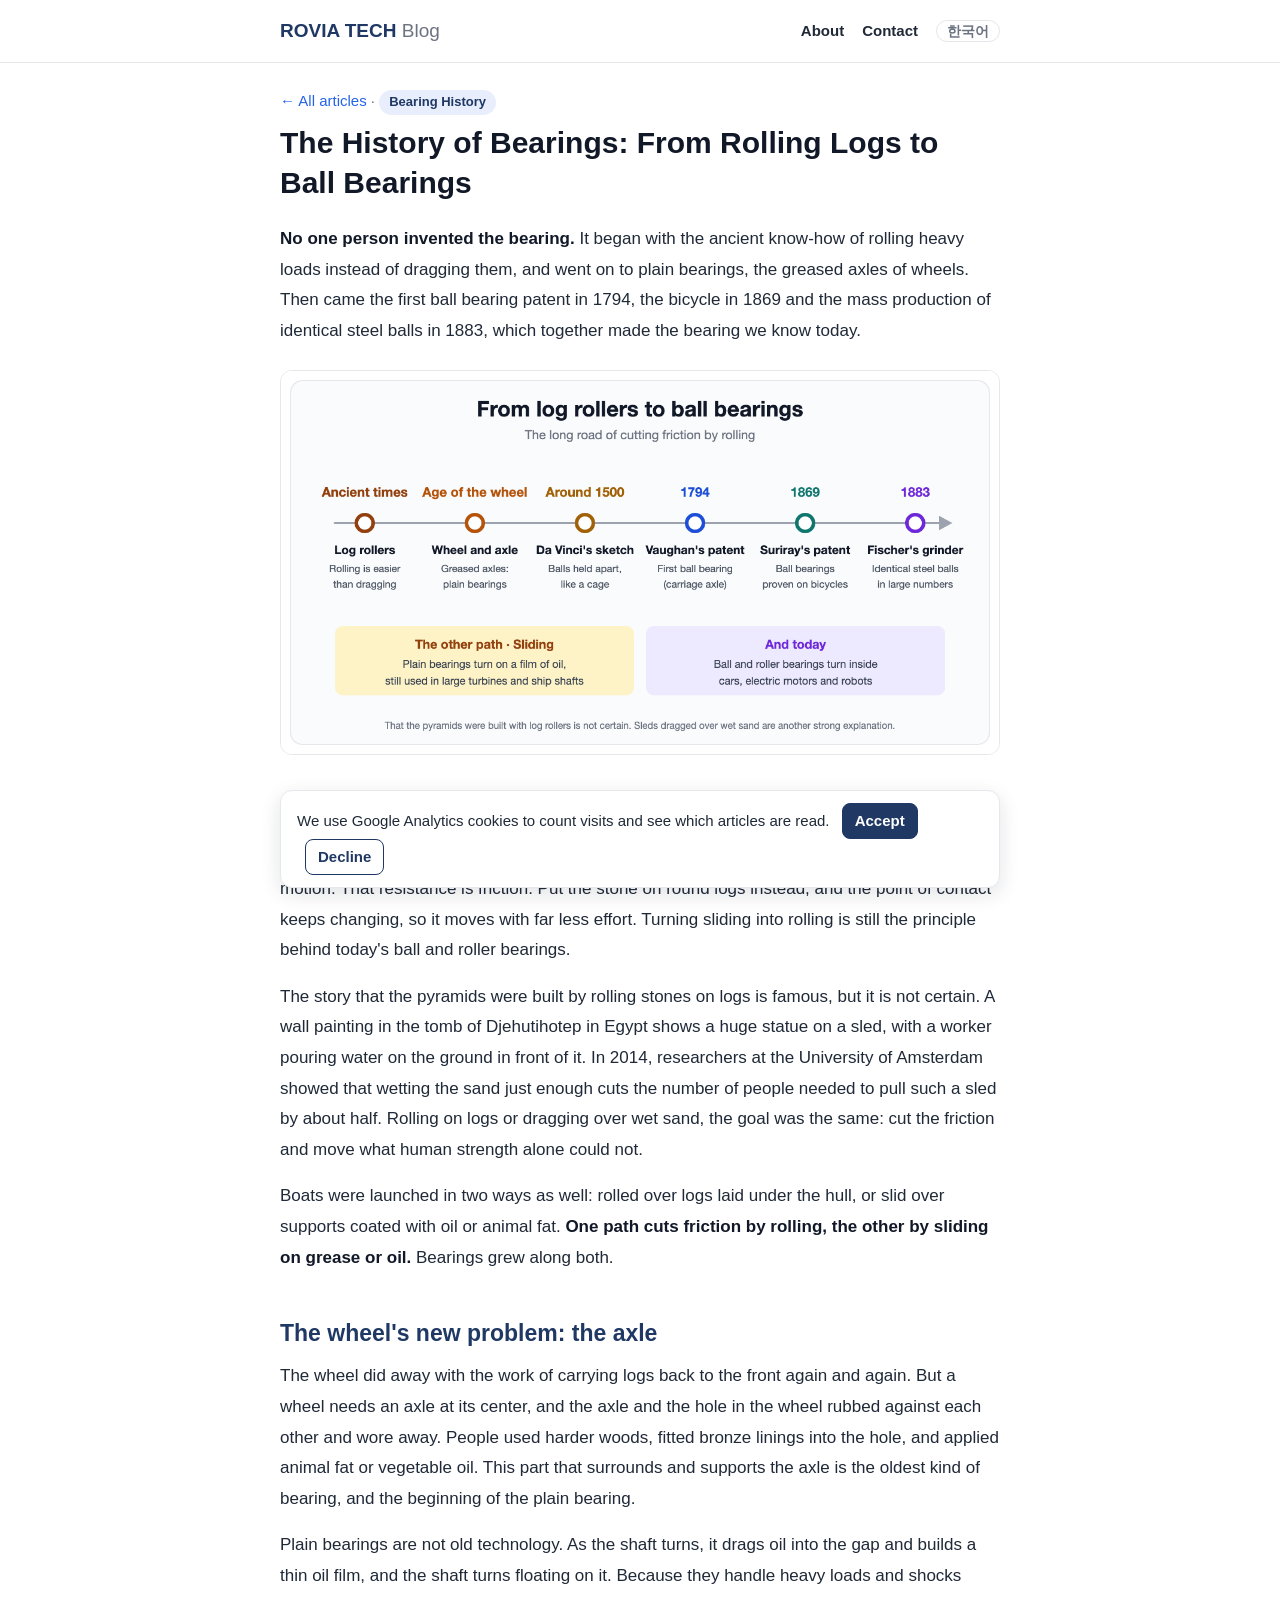
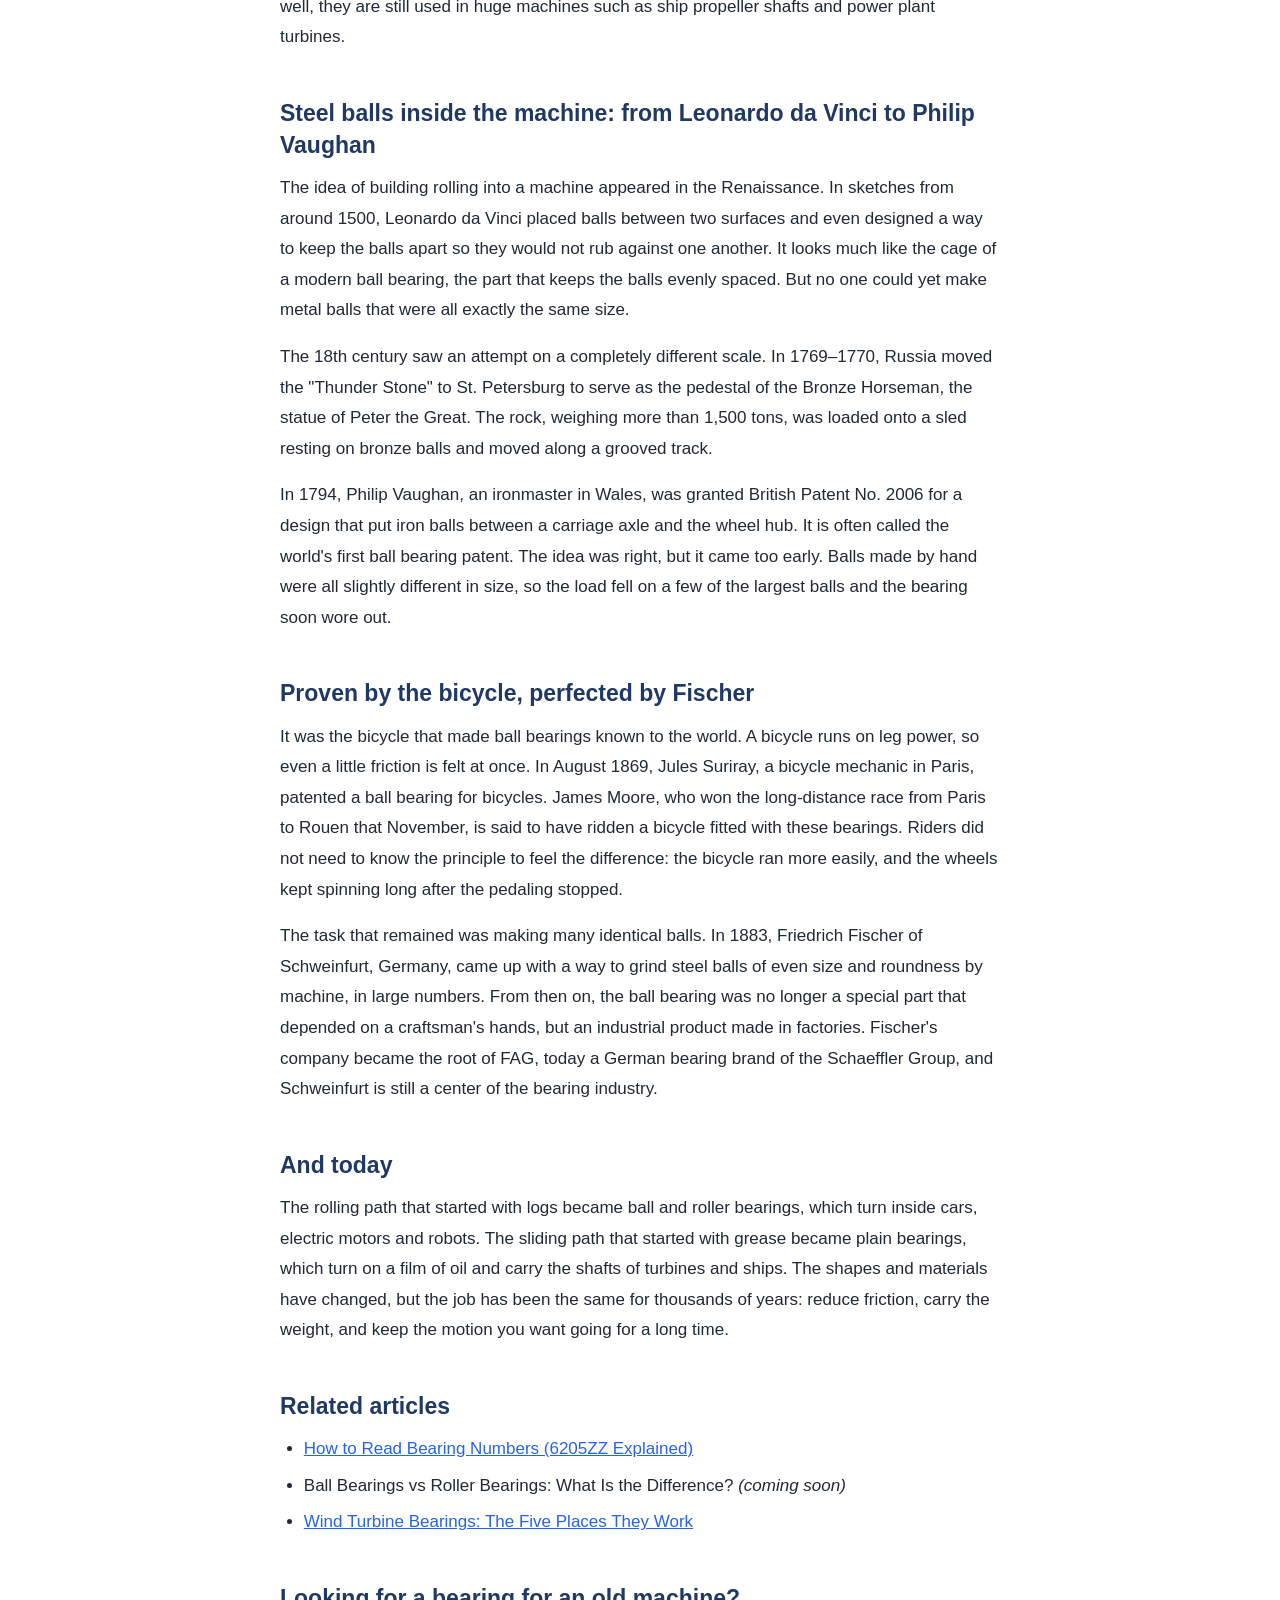
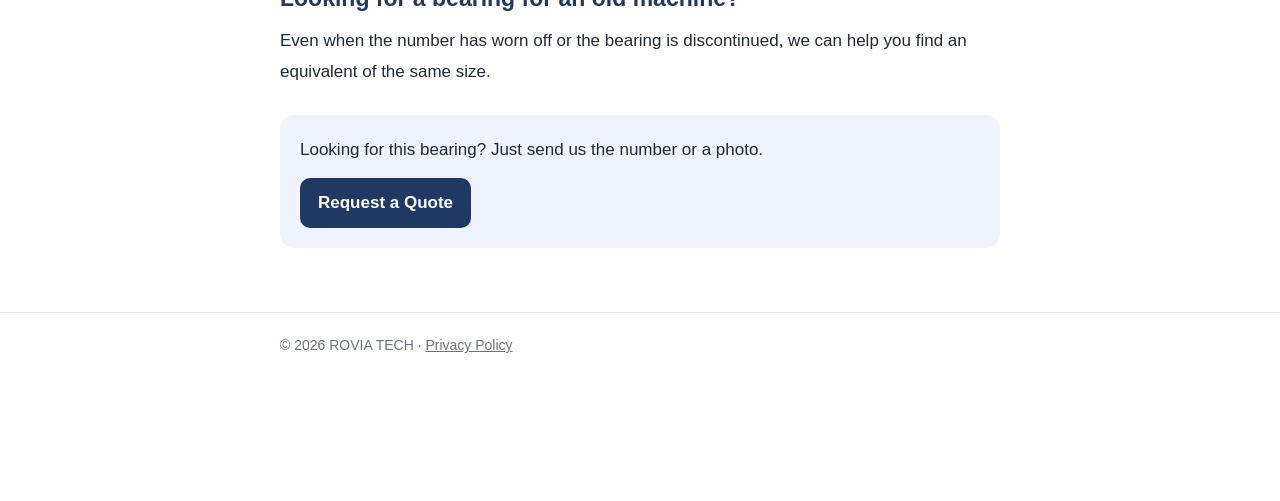
<file: en/posts/bearing-history/index.html>
<!doctype html>
<html lang="en">
<head>
<meta charset="utf-8">
<meta name="viewport" content="width=device-width, initial-scale=1">
<meta name="google-site-verification" content="FnGy8vwjUJnrvPE3zHXfZ7db4EVpizQZHd8lW3kn4e0">
<meta name="naver-site-verification" content="fee8d032d96fe8d049fef2ab432df04f8d8b290f">
<link rel="alternate" hreflang="ko" href="https://blog.roviatech.co.kr/posts/bearing-history/">
<link rel="alternate" hreflang="en" href="https://blog.roviatech.co.kr/en/posts/bearing-history/">
<link rel="alternate" hreflang="x-default" href="https://blog.roviatech.co.kr/posts/bearing-history/">
<title>The History of Bearings: From Rolling Logs to Ball Bearings | ROVIA TECH Blog</title>
<meta name="description" content="When was the ball bearing invented? From log rollers and greased axles to Leonardo da Vinci, the first ball bearing patent in 1794, the bicycle in 1869 and mass-produced steel balls in 1883: a short history of bearings.">
<link rel="canonical" href="https://blog.roviatech.co.kr/en/posts/bearing-history/">
<meta property="og:type" content="article">
<meta property="og:locale" content="en_US">
<meta property="og:site_name" content="ROVIA TECH Blog">
<meta property="og:title" content="The History of Bearings: From Rolling Logs to Ball Bearings | ROVIA TECH Blog">
<meta property="og:description" content="When was the ball bearing invented? From log rollers and greased axles to Leonardo da Vinci, the first ball bearing patent in 1794, the bicycle in 1869 and mass-produced steel balls in 1883: a short history of bearings.">
<meta property="og:image" content="https://blog.roviatech.co.kr/images/bearing-history-en-1.png">
<meta property="og:url" content="https://blog.roviatech.co.kr/en/posts/bearing-history/">
<link rel="stylesheet" href="../../../assets/style.css">
</head>
<body>
<header class="site-header"><div class="inner"><a class="brand" href="../../../en/">ROVIA TECH <span>Blog</span></a><nav><a href="../../../en/about/">About</a><a href="../../../en/contact/">Contact</a><a class="lang" href="../../../posts/bearing-history/" hreflang="ko">한국어</a></nav></div></header>
<main>
<p class="crumbs"><a href="../../">← All articles</a> · <span class="tag">Bearing History</span></p>
<h1>The History of Bearings: From Rolling Logs to Ball Bearings</h1>
<p><strong>No one person invented the bearing.</strong> It began with the ancient know-how of rolling heavy loads instead of dragging them, and went on to plain bearings, the greased axles of wheels. Then came the first ball bearing patent in 1794, the bicycle in 1869 and the mass production of identical steel balls in 1883, which together made the bearing we know today.</p>
<figure><img src="../../../images/bearing-history-en-1.png" alt="A six-stage timeline of bearing history, from log rollers to Friedrich Fischer&#x27;s steel ball grinding machine of 1883"></figure>
<h2>Rolling instead of dragging: an ancient idea</h2>
<p>Drag a heavy stone along the ground, and the whole surface touching the ground resists the motion. That resistance is friction. Put the stone on round logs instead, and the point of contact keeps changing, so it moves with far less effort. Turning sliding into rolling is still the principle behind today's ball and roller bearings.</p>
<p>The story that the pyramids were built by rolling stones on logs is famous, but it is not certain. A wall painting in the tomb of Djehutihotep in Egypt shows a huge statue on a sled, with a worker pouring water on the ground in front of it. In 2014, researchers at the University of Amsterdam showed that wetting the sand just enough cuts the number of people needed to pull such a sled by about half. Rolling on logs or dragging over wet sand, the goal was the same: cut the friction and move what human strength alone could not.</p>
<p>Boats were launched in two ways as well: rolled over logs laid under the hull, or slid over supports coated with oil or animal fat. <strong>One path cuts friction by rolling, the other by sliding on grease or oil.</strong> Bearings grew along both.</p>
<h2>The wheel's new problem: the axle</h2>
<p>The wheel did away with the work of carrying logs back to the front again and again. But a wheel needs an axle at its center, and the axle and the hole in the wheel rubbed against each other and wore away. People used harder woods, fitted bronze linings into the hole, and applied animal fat or vegetable oil. This part that surrounds and supports the axle is the oldest kind of bearing, and the beginning of the plain bearing.</p>
<p>Plain bearings are not old technology. As the shaft turns, it drags oil into the gap and builds a thin oil film, and the shaft turns floating on it. Because they handle heavy loads and shocks well, they are still used in huge machines such as ship propeller shafts and power plant turbines.</p>
<h2>Steel balls inside the machine: from Leonardo da Vinci to Philip Vaughan</h2>
<p>The idea of building rolling into a machine appeared in the Renaissance. In sketches from around 1500, Leonardo da Vinci placed balls between two surfaces and even designed a way to keep the balls apart so they would not rub against one another. It looks much like the cage of a modern ball bearing, the part that keeps the balls evenly spaced. But no one could yet make metal balls that were all exactly the same size.</p>
<p>The 18th century saw an attempt on a completely different scale. In 1769–1770, Russia moved the "Thunder Stone" to St. Petersburg to serve as the pedestal of the Bronze Horseman, the statue of Peter the Great. The rock, weighing more than 1,500 tons, was loaded onto a sled resting on bronze balls and moved along a grooved track.</p>
<p>In 1794, Philip Vaughan, an ironmaster in Wales, was granted British Patent No. 2006 for a design that put iron balls between a carriage axle and the wheel hub. It is often called the world's first ball bearing patent. The idea was right, but it came too early. Balls made by hand were all slightly different in size, so the load fell on a few of the largest balls and the bearing soon wore out.</p>
<h2>Proven by the bicycle, perfected by Fischer</h2>
<p>It was the bicycle that made ball bearings known to the world. A bicycle runs on leg power, so even a little friction is felt at once. In August 1869, Jules Suriray, a bicycle mechanic in Paris, patented a ball bearing for bicycles. James Moore, who won the long-distance race from Paris to Rouen that November, is said to have ridden a bicycle fitted with these bearings. Riders did not need to know the principle to feel the difference: the bicycle ran more easily, and the wheels kept spinning long after the pedaling stopped.</p>
<p>The task that remained was making many identical balls. In 1883, Friedrich Fischer of Schweinfurt, Germany, came up with a way to grind steel balls of even size and roundness by machine, in large numbers. From then on, the ball bearing was no longer a special part that depended on a craftsman's hands, but an industrial product made in factories. Fischer's company became the root of FAG, today a German bearing brand of the Schaeffler Group, and Schweinfurt is still a center of the bearing industry.</p>
<h2>And today</h2>
<p>The rolling path that started with logs became ball and roller bearings, which turn inside cars, electric motors and robots. The sliding path that started with grease became plain bearings, which turn on a film of oil and carry the shafts of turbines and ships. The shapes and materials have changed, but the job has been the same for thousands of years: reduce friction, carry the weight, and keep the motion you want going for a long time.</p>
<h2>Related articles</h2>
<ul><li><a href="../how-to-read-bearing-numbers/">How to Read Bearing Numbers (6205ZZ Explained)</a></li><li>Ball Bearings vs Roller Bearings: What Is the Difference? <em>(coming soon)</em></li><li><a href="../wind-turbine-bearings/">Wind Turbine Bearings: The Five Places They Work</a></li></ul>
<h2>Looking for a bearing for an old machine?</h2>
<p>Even when the number has worn off or the bearing is discontinued, we can help you find an equivalent of the same size.</p>
<div class="cta"><p>Looking for this bearing? Just send us the number or a photo.</p><a class="btn" href="../../contact/" data-mail data-lang="en" data-u="iamguno" data-d="naver.com" data-s="[Blog inquiry] The History of Bearings: From Rolling Logs to Ball Bearings">Request a Quote</a></div>
</main>
<footer><div class="inner">© 2026 ROVIA TECH · <a href="../../../en/privacy/">Privacy Policy</a></div></footer>
<div class="consent" id="consent" hidden><p>We use Google Analytics cookies to count visits and see which articles are read.
<button type="button" data-consent="yes">Accept</button><button type="button" data-consent="no">Decline</button></p></div>
<script>
(function () {
  var KEY = 'roviatech-analytics', ID = 'G-C03R1C6F9V', box = document.getElementById('consent'), v = null;
  function load() {
    if (location.hostname !== 'blog.roviatech.co.kr') { return; }
    var s = document.createElement('script'); s.async = true;
    s.src = 'https://www.googletagmanager.com/gtag/js?id=' + ID; document.head.appendChild(s);
    window.dataLayer = window.dataLayer || [];
    window.gtag = function () { window.dataLayer.push(arguments); };
    window.gtag('js', new Date()); window.gtag('config', ID);
  }
  try { v = localStorage.getItem(KEY); } catch (e) {}
  if (v === 'yes') { load(); return; }
  if (v === 'no') { return; }
  box.hidden = false;
  document.body.style.paddingBottom = (box.offsetHeight + 24) + 'px';
  box.addEventListener('click', function (e) {
    var c = e.target.getAttribute('data-consent');
    if (!c) { return; }
    try { localStorage.setItem(KEY, c); } catch (err) {}
    box.hidden = true;
    document.body.style.paddingBottom = '';
    if (c === 'yes') { load(); }
  });
})();
</script>
<script>
(function () {
  var bodies = {
    ko: '베어링 번호(호칭):\n제조사:\n수량:\n희망 납기:\n쓰는 곳(장비):\n회사명:\n연락처:\n\n사진이 있으면 첨부해 주세요.',
    en: 'Bearing number:\nBrand:\nQuantity:\nRequired delivery date:\nApplication (machine):\nCompany:\nCountry:\nPhone:\n\nPlease attach photos if you have them.'
  };
  var notes = {
    ko: ['메일 앱이 열리지 않으면 이 주소로 보내 주세요: ', '주소 복사', '복사했어요'],
    en: ["If your email app didn't open, please write to: ", 'Copy address', 'Copied']
  };
  function addr(el) { return el.getAttribute('data-u') + '@' + el.getAttribute('data-d'); }
  function note(a) {
    var next = a.nextElementSibling;
    if (next && next.className === 'mail-note') { return; }
    var t = notes[a.getAttribute('data-lang')] || notes.ko;
    var p = document.createElement('p'), b = document.createElement('strong'), c = document.createElement('button');
    p.className = 'mail-note';
    b.textContent = addr(a);
    c.type = 'button';
    c.textContent = t[1];
    c.addEventListener('click', function () {
      function select() {
        var r = document.createRange(), s = window.getSelection();
        r.selectNodeContents(b); s.removeAllRanges(); s.addRange(r);
      }
      if (navigator.clipboard && navigator.clipboard.writeText) {
        navigator.clipboard.writeText(b.textContent).then(function () { c.textContent = t[2]; }, select);
      } else {
        select();
      }
    });
    p.appendChild(document.createTextNode(t[0]));
    p.appendChild(b);
    p.appendChild(c);
    a.parentNode.insertBefore(p, a.nextSibling);
  }
  document.querySelectorAll('[data-mailtext]').forEach(function (el) { el.textContent = addr(el); });
  document.querySelectorAll('a[data-mail]').forEach(function (a) {
    var counted = false;
    a.addEventListener('click', function () {
      a.href = 'mailto:' + addr(a) + '?subject=' + encodeURIComponent(a.getAttribute('data-s') || '') +
               '&body=' + encodeURIComponent(bodies[a.getAttribute('data-lang')] || bodies.ko);
      if (!counted && typeof window.gtag === 'function') {
        window.gtag('event', 'generate_lead', {lead_source: 'quote_button'});
        counted = true;
      }
      note(a);
    });
  });
})();
</script>
</body>
</html>
</file>
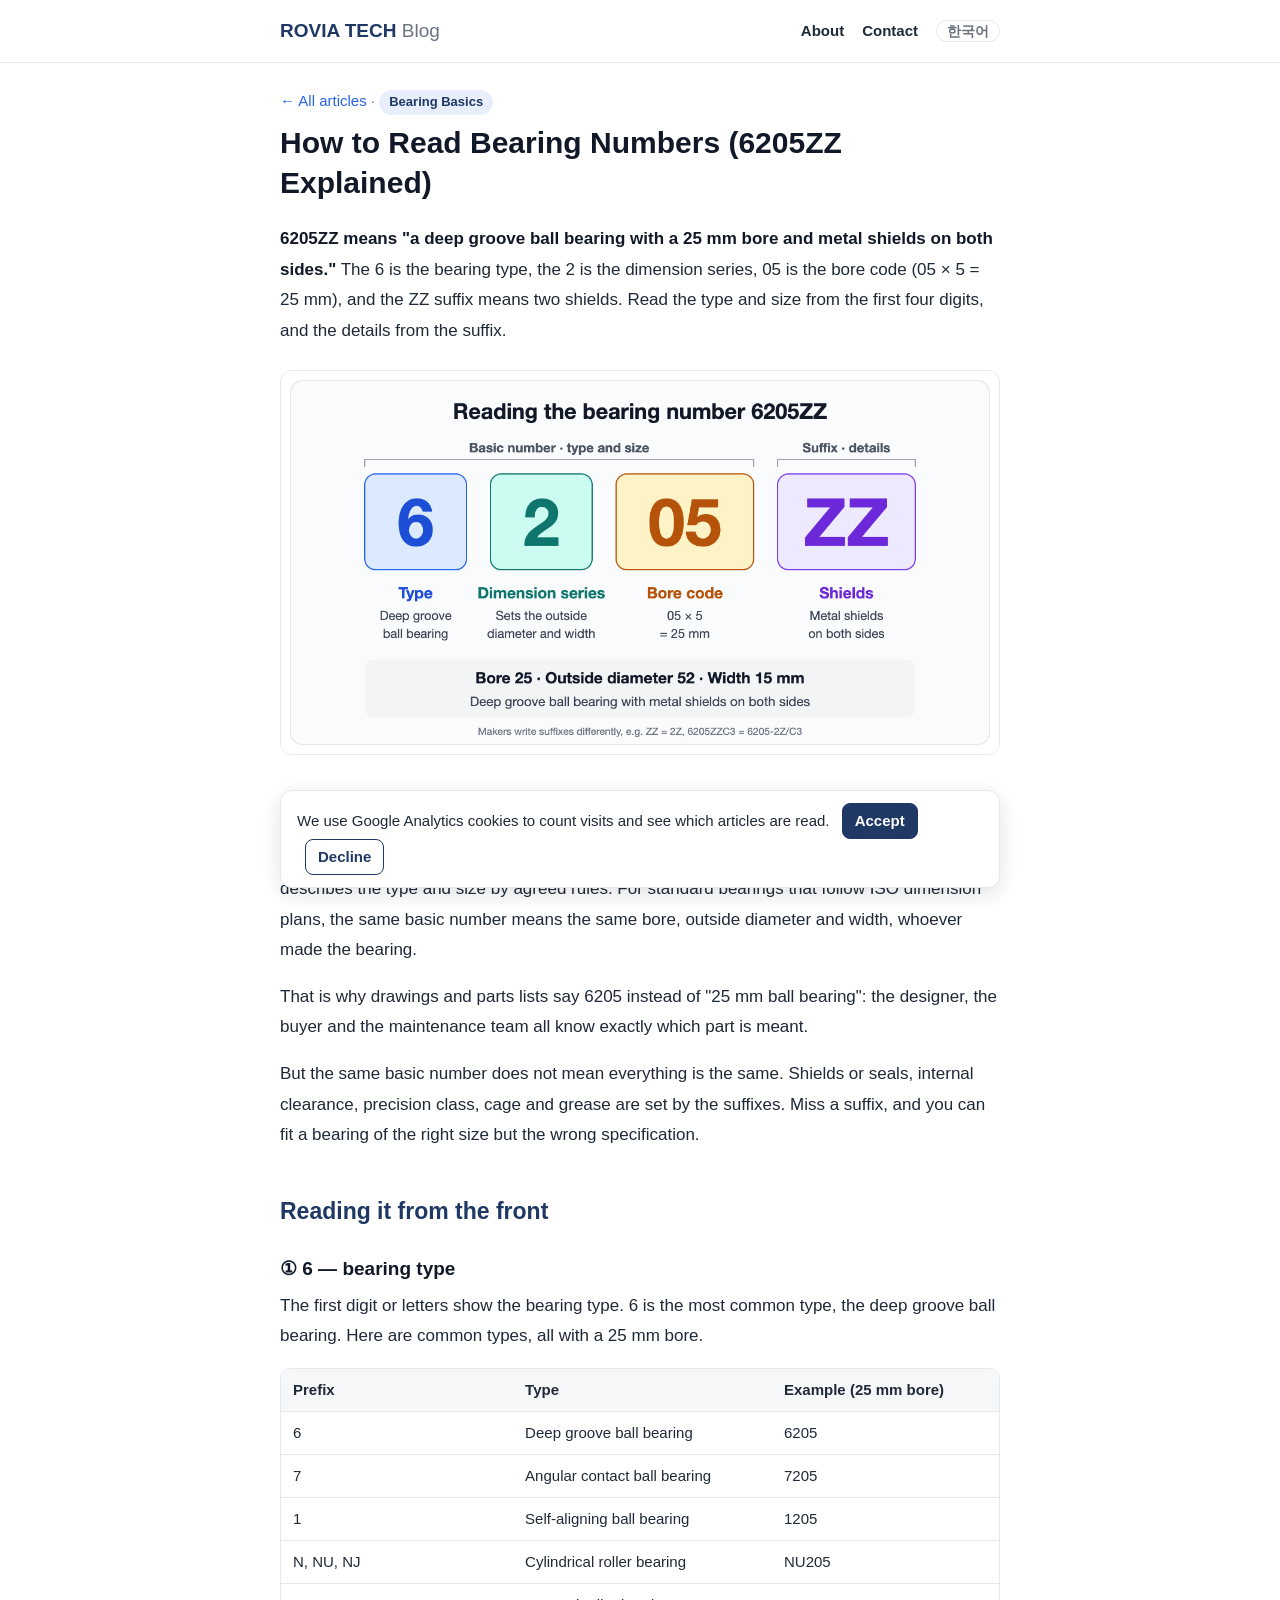
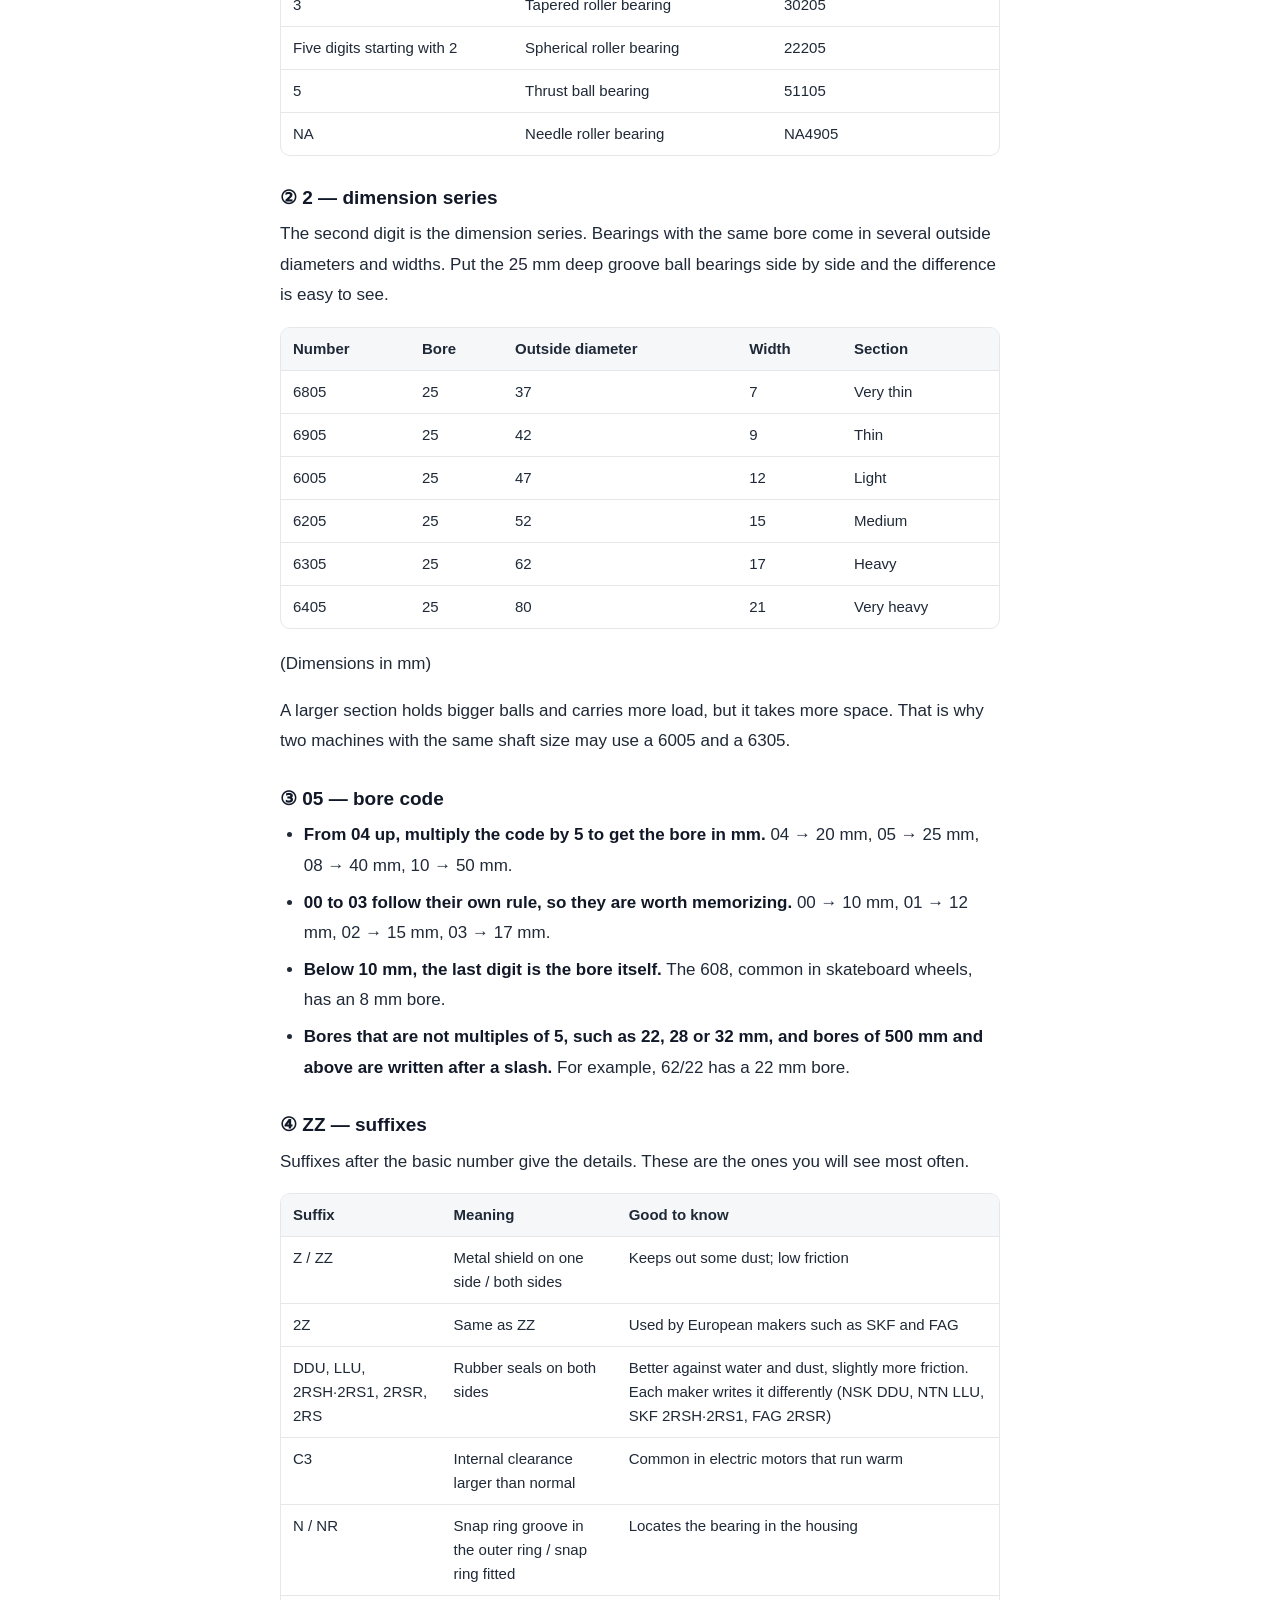
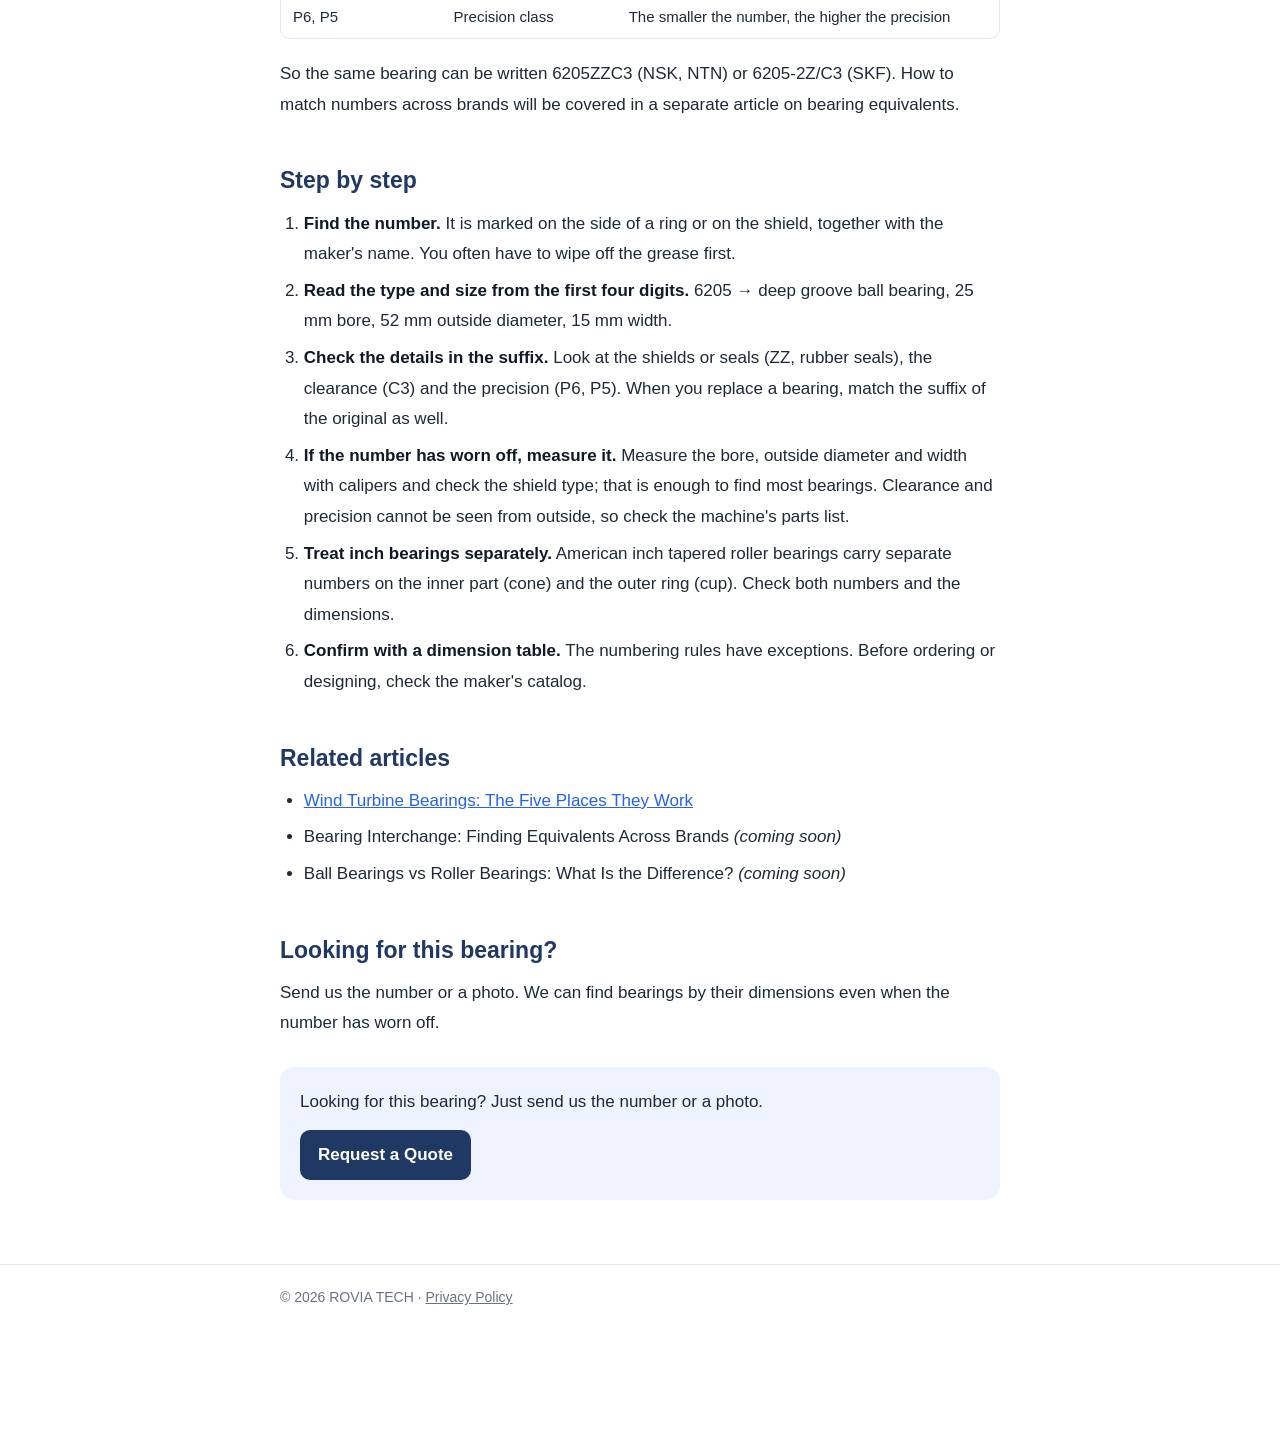
<file: en/posts/how-to-read-bearing-numbers/index.html>
<!doctype html>
<html lang="en">
<head>
<meta charset="utf-8">
<meta name="viewport" content="width=device-width, initial-scale=1">
<meta name="google-site-verification" content="FnGy8vwjUJnrvPE3zHXfZ7db4EVpizQZHd8lW3kn4e0">
<meta name="naver-site-verification" content="fee8d032d96fe8d049fef2ab432df04f8d8b290f">
<link rel="alternate" hreflang="ko" href="https://blog.roviatech.co.kr/posts/how-to-read-bearing-numbers/">
<link rel="alternate" hreflang="en" href="https://blog.roviatech.co.kr/en/posts/how-to-read-bearing-numbers/">
<link rel="alternate" hreflang="x-default" href="https://blog.roviatech.co.kr/posts/how-to-read-bearing-numbers/">
<title>How to Read Bearing Numbers (6205ZZ Explained) | ROVIA TECH Blog</title>
<meta name="description" content="What does 6205ZZ mean? 6 is the bearing type, 2 the dimension series, 05 the 25 mm bore and ZZ two metal shields. Learn to read bearing numbers and common suffixes such as ZZ, 2RS and C3.">
<link rel="canonical" href="https://blog.roviatech.co.kr/en/posts/how-to-read-bearing-numbers/">
<meta property="og:type" content="article">
<meta property="og:locale" content="en_US">
<meta property="og:site_name" content="ROVIA TECH Blog">
<meta property="og:title" content="How to Read Bearing Numbers (6205ZZ Explained) | ROVIA TECH Blog">
<meta property="og:description" content="What does 6205ZZ mean? 6 is the bearing type, 2 the dimension series, 05 the 25 mm bore and ZZ two metal shields. Learn to read bearing numbers and common suffixes such as ZZ, 2RS and C3.">
<meta property="og:image" content="https://blog.roviatech.co.kr/images/how-to-read-bearing-numbers-en-1.png">
<meta property="og:url" content="https://blog.roviatech.co.kr/en/posts/how-to-read-bearing-numbers/">
<link rel="stylesheet" href="../../../assets/style.css">
</head>
<body>
<header class="site-header"><div class="inner"><a class="brand" href="../../../en/">ROVIA TECH <span>Blog</span></a><nav><a href="../../../en/about/">About</a><a href="../../../en/contact/">Contact</a><a class="lang" href="../../../posts/how-to-read-bearing-numbers/" hreflang="ko">한국어</a></nav></div></header>
<main>
<p class="crumbs"><a href="../../">← All articles</a> · <span class="tag">Bearing Basics</span></p>
<h1>How to Read Bearing Numbers (6205ZZ Explained)</h1>
<p><strong>6205ZZ means "a deep groove ball bearing with a 25 mm bore and metal shields on both sides."</strong> The 6 is the bearing type, the 2 is the dimension series, 05 is the bore code (05 × 5 = 25 mm), and the ZZ suffix means two shields. Read the type and size from the first four digits, and the details from the suffix.</p>
<figure><img src="../../../images/how-to-read-bearing-numbers-en-1.png" alt="6205ZZ split into 6 (type), 2 (dimension series), 05 (25 mm bore) and ZZ (shields on both sides)"></figure>
<h2>A bearing number is a code, not a serial number</h2>
<p>A bearing number, or designation, is not a serial number given to each product. It is a code that describes the type and size by agreed rules. For standard bearings that follow ISO dimension plans, the same basic number means the same bore, outside diameter and width, whoever made the bearing.</p>
<p>That is why drawings and parts lists say 6205 instead of "25 mm ball bearing": the designer, the buyer and the maintenance team all know exactly which part is meant.</p>
<p>But the same basic number does not mean everything is the same. Shields or seals, internal clearance, precision class, cage and grease are set by the suffixes. Miss a suffix, and you can fit a bearing of the right size but the wrong specification.</p>
<h2>Reading it from the front</h2>
<h3>① 6 — bearing type</h3>
<p>The first digit or letters show the bearing type. 6 is the most common type, the deep groove ball bearing. Here are common types, all with a 25 mm bore.</p>
<div class="table-wrap"><table><thead><tr><th>Prefix</th><th>Type</th><th>Example (25 mm bore)</th></tr></thead><tbody><tr><td>6</td><td>Deep groove ball bearing</td><td>6205</td></tr><tr><td>7</td><td>Angular contact ball bearing</td><td>7205</td></tr><tr><td>1</td><td>Self-aligning ball bearing</td><td>1205</td></tr><tr><td>N, NU, NJ</td><td>Cylindrical roller bearing</td><td>NU205</td></tr><tr><td>3</td><td>Tapered roller bearing</td><td>30205</td></tr><tr><td>Five digits starting with 2</td><td>Spherical roller bearing</td><td>22205</td></tr><tr><td>5</td><td>Thrust ball bearing</td><td>51105</td></tr><tr><td>NA</td><td>Needle roller bearing</td><td>NA4905</td></tr></tbody></table></div>
<h3>② 2 — dimension series</h3>
<p>The second digit is the dimension series. Bearings with the same bore come in several outside diameters and widths. Put the 25 mm deep groove ball bearings side by side and the difference is easy to see.</p>
<div class="table-wrap"><table><thead><tr><th>Number</th><th>Bore</th><th>Outside diameter</th><th>Width</th><th>Section</th></tr></thead><tbody><tr><td>6805</td><td>25</td><td>37</td><td>7</td><td>Very thin</td></tr><tr><td>6905</td><td>25</td><td>42</td><td>9</td><td>Thin</td></tr><tr><td>6005</td><td>25</td><td>47</td><td>12</td><td>Light</td></tr><tr><td>6205</td><td>25</td><td>52</td><td>15</td><td>Medium</td></tr><tr><td>6305</td><td>25</td><td>62</td><td>17</td><td>Heavy</td></tr><tr><td>6405</td><td>25</td><td>80</td><td>21</td><td>Very heavy</td></tr></tbody></table></div>
<p>(Dimensions in mm)</p>
<p>A larger section holds bigger balls and carries more load, but it takes more space. That is why two machines with the same shaft size may use a 6005 and a 6305.</p>
<h3>③ 05 — bore code</h3>
<ul><li><strong>From 04 up, multiply the code by 5 to get the bore in mm.</strong> 04 → 20 mm, 05 → 25 mm, 08 → 40 mm, 10 → 50 mm.</li><li><strong>00 to 03 follow their own rule, so they are worth memorizing.</strong> 00 → 10 mm, 01 → 12 mm, 02 → 15 mm, 03 → 17 mm.</li><li><strong>Below 10 mm, the last digit is the bore itself.</strong> The 608, common in skateboard wheels, has an 8 mm bore.</li><li><strong>Bores that are not multiples of 5, such as 22, 28 or 32 mm, and bores of 500 mm and above are written after a slash.</strong> For example, 62/22 has a 22 mm bore.</li></ul>
<h3>④ ZZ — suffixes</h3>
<p>Suffixes after the basic number give the details. These are the ones you will see most often.</p>
<div class="table-wrap"><table><thead><tr><th>Suffix</th><th>Meaning</th><th>Good to know</th></tr></thead><tbody><tr><td>Z / ZZ</td><td>Metal shield on one side / both sides</td><td>Keeps out some dust; low friction</td></tr><tr><td>2Z</td><td>Same as ZZ</td><td>Used by European makers such as SKF and FAG</td></tr><tr><td>DDU, LLU, 2RSH·2RS1, 2RSR, 2RS</td><td>Rubber seals on both sides</td><td>Better against water and dust, slightly more friction. Each maker writes it differently (NSK DDU, NTN LLU, SKF 2RSH·2RS1, FAG 2RSR)</td></tr><tr><td>C3</td><td>Internal clearance larger than normal</td><td>Common in electric motors that run warm</td></tr><tr><td>N / NR</td><td>Snap ring groove in the outer ring / snap ring fitted</td><td>Locates the bearing in the housing</td></tr><tr><td>P6, P5</td><td>Precision class</td><td>The smaller the number, the higher the precision</td></tr></tbody></table></div>
<p>So the same bearing can be written 6205ZZC3 (NSK, NTN) or 6205-2Z/C3 (SKF). How to match numbers across brands will be covered in a separate article on bearing equivalents.</p>
<h2>Step by step</h2>
<ol><li><strong>Find the number.</strong> It is marked on the side of a ring or on the shield, together with the maker's name. You often have to wipe off the grease first.</li><li><strong>Read the type and size from the first four digits.</strong> 6205 → deep groove ball bearing, 25 mm bore, 52 mm outside diameter, 15 mm width.</li><li><strong>Check the details in the suffix.</strong> Look at the shields or seals (ZZ, rubber seals), the clearance (C3) and the precision (P6, P5). When you replace a bearing, match the suffix of the original as well.</li><li><strong>If the number has worn off, measure it.</strong> Measure the bore, outside diameter and width with calipers and check the shield type; that is enough to find most bearings. Clearance and precision cannot be seen from outside, so check the machine's parts list.</li><li><strong>Treat inch bearings separately.</strong> American inch tapered roller bearings carry separate numbers on the inner part (cone) and the outer ring (cup). Check both numbers and the dimensions.</li><li><strong>Confirm with a dimension table.</strong> The numbering rules have exceptions. Before ordering or designing, check the maker's catalog.</li></ol>
<h2>Related articles</h2>
<ul><li><a href="../wind-turbine-bearings/">Wind Turbine Bearings: The Five Places They Work</a></li><li>Bearing Interchange: Finding Equivalents Across Brands <em>(coming soon)</em></li><li>Ball Bearings vs Roller Bearings: What Is the Difference? <em>(coming soon)</em></li></ul>
<h2>Looking for this bearing?</h2>
<p>Send us the number or a photo. We can find bearings by their dimensions even when the number has worn off.</p>
<div class="cta"><p>Looking for this bearing? Just send us the number or a photo.</p><a class="btn" href="../../contact/" data-mail data-lang="en" data-u="iamguno" data-d="naver.com" data-s="[Blog inquiry] How to Read Bearing Numbers (6205ZZ Explained)">Request a Quote</a></div>
</main>
<footer><div class="inner">© 2026 ROVIA TECH · <a href="../../../en/privacy/">Privacy Policy</a></div></footer>
<div class="consent" id="consent" hidden><p>We use Google Analytics cookies to count visits and see which articles are read.
<button type="button" data-consent="yes">Accept</button><button type="button" data-consent="no">Decline</button></p></div>
<script>
(function () {
  var KEY = 'roviatech-analytics', ID = 'G-C03R1C6F9V', box = document.getElementById('consent'), v = null;
  function load() {
    if (location.hostname !== 'blog.roviatech.co.kr') { return; }
    var s = document.createElement('script'); s.async = true;
    s.src = 'https://www.googletagmanager.com/gtag/js?id=' + ID; document.head.appendChild(s);
    window.dataLayer = window.dataLayer || [];
    window.gtag = function () { window.dataLayer.push(arguments); };
    window.gtag('js', new Date()); window.gtag('config', ID);
  }
  try { v = localStorage.getItem(KEY); } catch (e) {}
  if (v === 'yes') { load(); return; }
  if (v === 'no') { return; }
  box.hidden = false;
  document.body.style.paddingBottom = (box.offsetHeight + 24) + 'px';
  box.addEventListener('click', function (e) {
    var c = e.target.getAttribute('data-consent');
    if (!c) { return; }
    try { localStorage.setItem(KEY, c); } catch (err) {}
    box.hidden = true;
    document.body.style.paddingBottom = '';
    if (c === 'yes') { load(); }
  });
})();
</script>
<script>
(function () {
  var bodies = {
    ko: '베어링 번호(호칭):\n제조사:\n수량:\n희망 납기:\n쓰는 곳(장비):\n회사명:\n연락처:\n\n사진이 있으면 첨부해 주세요.',
    en: 'Bearing number:\nBrand:\nQuantity:\nRequired delivery date:\nApplication (machine):\nCompany:\nCountry:\nPhone:\n\nPlease attach photos if you have them.'
  };
  var notes = {
    ko: ['메일 앱이 열리지 않으면 이 주소로 보내 주세요: ', '주소 복사', '복사했어요'],
    en: ["If your email app didn't open, please write to: ", 'Copy address', 'Copied']
  };
  function addr(el) { return el.getAttribute('data-u') + '@' + el.getAttribute('data-d'); }
  function note(a) {
    var next = a.nextElementSibling;
    if (next && next.className === 'mail-note') { return; }
    var t = notes[a.getAttribute('data-lang')] || notes.ko;
    var p = document.createElement('p'), b = document.createElement('strong'), c = document.createElement('button');
    p.className = 'mail-note';
    b.textContent = addr(a);
    c.type = 'button';
    c.textContent = t[1];
    c.addEventListener('click', function () {
      function select() {
        var r = document.createRange(), s = window.getSelection();
        r.selectNodeContents(b); s.removeAllRanges(); s.addRange(r);
      }
      if (navigator.clipboard && navigator.clipboard.writeText) {
        navigator.clipboard.writeText(b.textContent).then(function () { c.textContent = t[2]; }, select);
      } else {
        select();
      }
    });
    p.appendChild(document.createTextNode(t[0]));
    p.appendChild(b);
    p.appendChild(c);
    a.parentNode.insertBefore(p, a.nextSibling);
  }
  document.querySelectorAll('[data-mailtext]').forEach(function (el) { el.textContent = addr(el); });
  document.querySelectorAll('a[data-mail]').forEach(function (a) {
    var counted = false;
    a.addEventListener('click', function () {
      a.href = 'mailto:' + addr(a) + '?subject=' + encodeURIComponent(a.getAttribute('data-s') || '') +
               '&body=' + encodeURIComponent(bodies[a.getAttribute('data-lang')] || bodies.ko);
      if (!counted && typeof window.gtag === 'function') {
        window.gtag('event', 'generate_lead', {lead_source: 'quote_button'});
        counted = true;
      }
      note(a);
    });
  });
})();
</script>
</body>
</html>
</file>
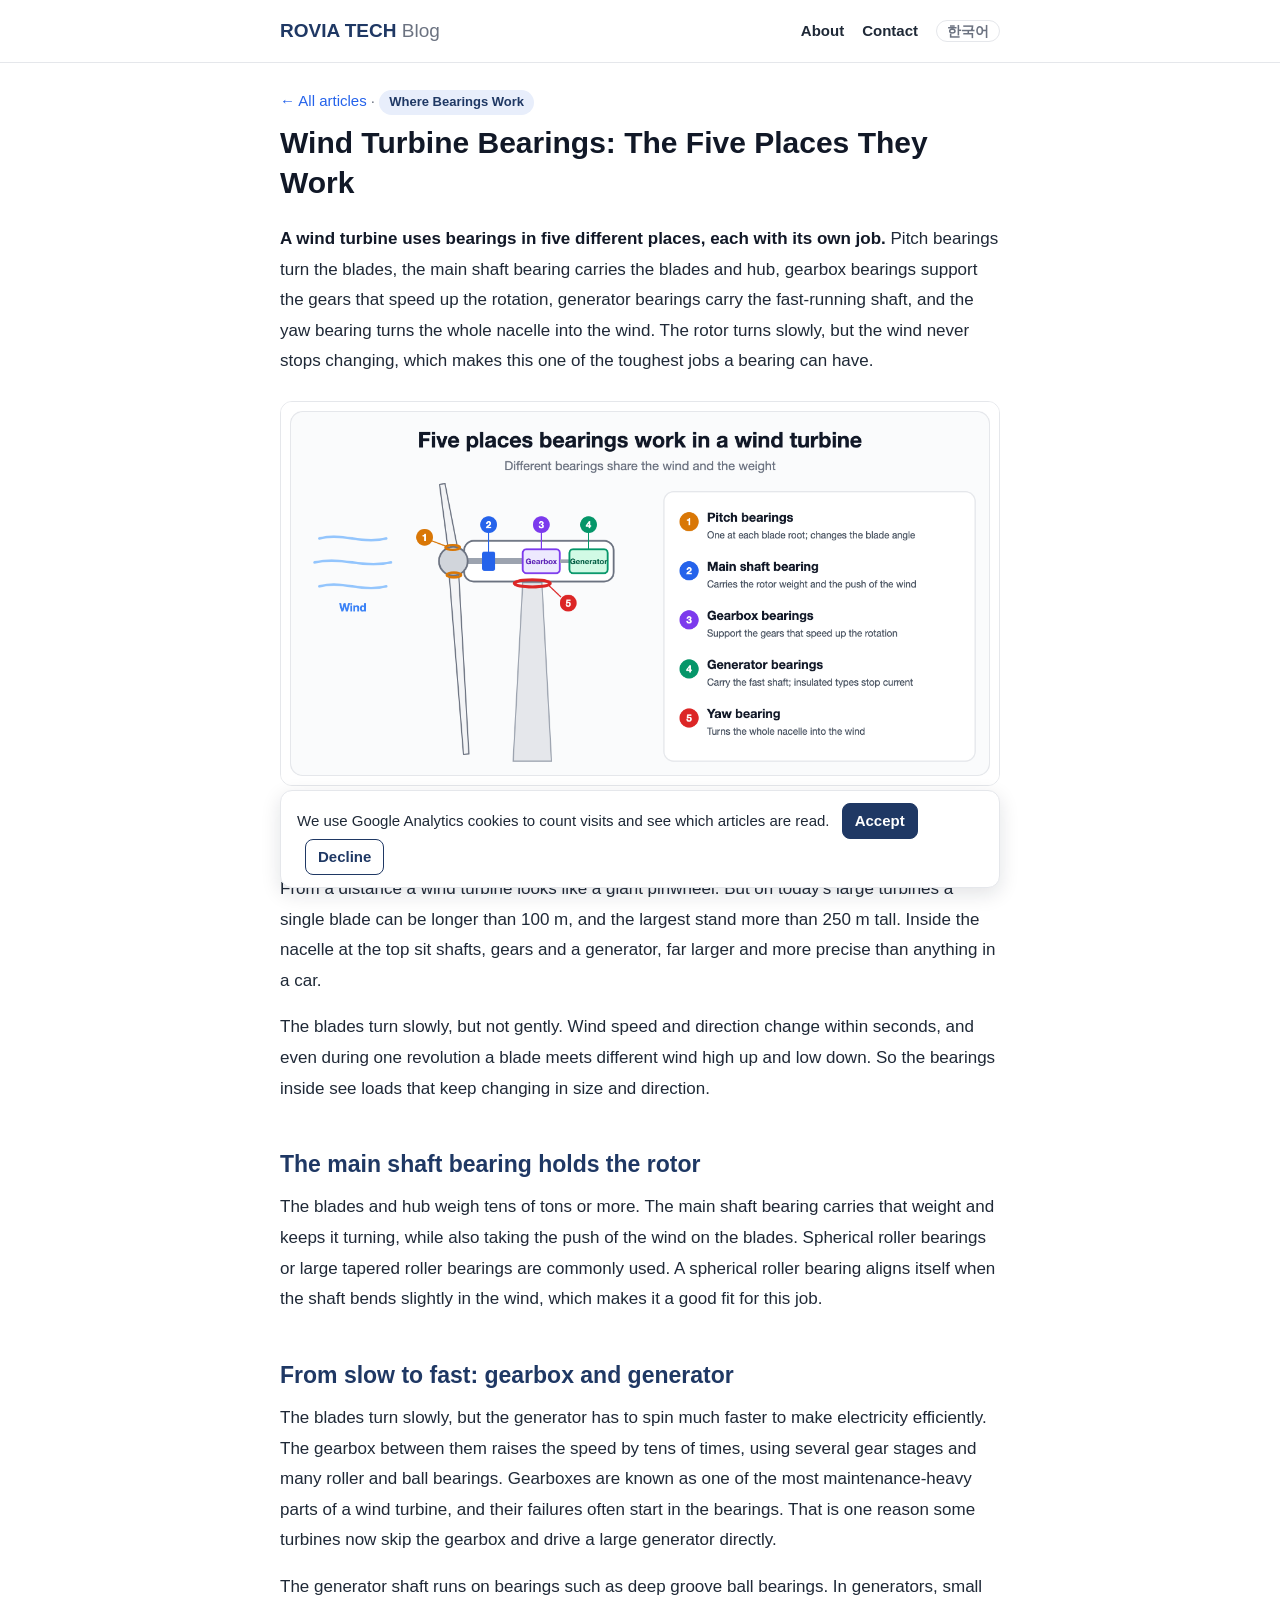
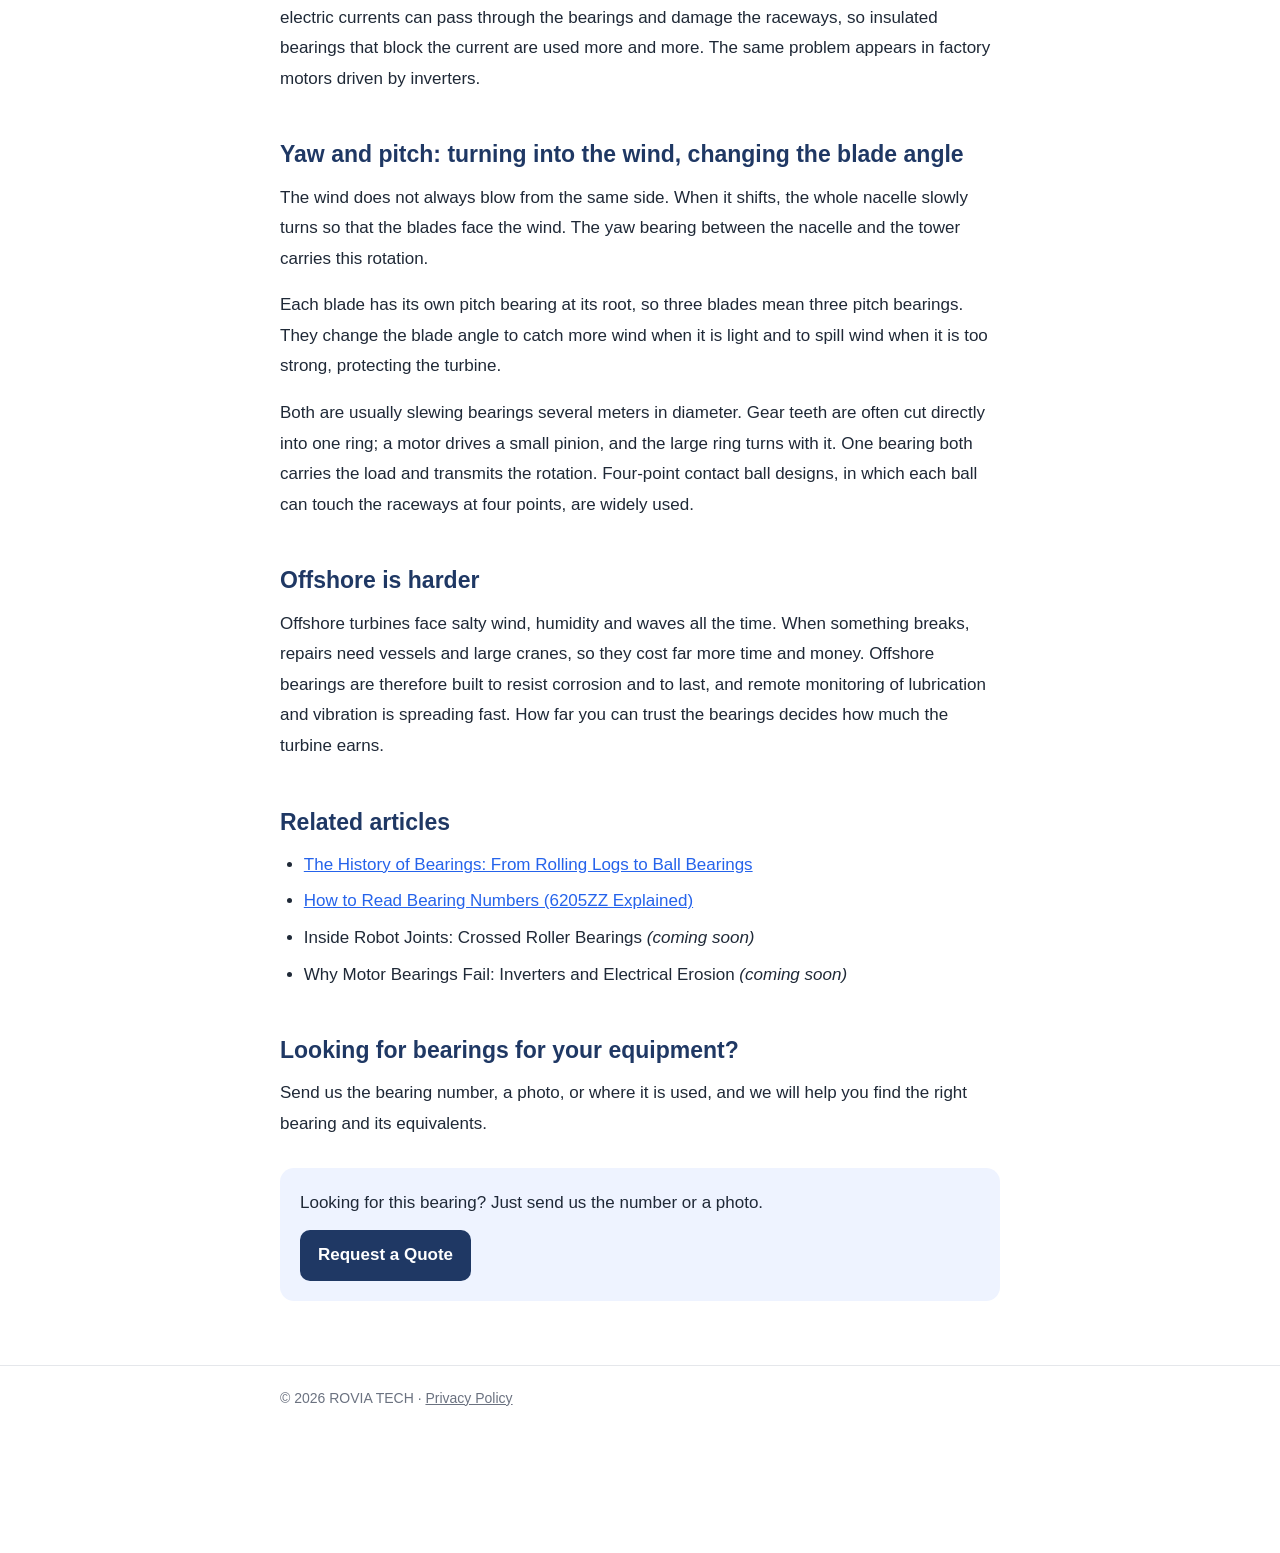
<file: en/posts/wind-turbine-bearings/index.html>
<!doctype html>
<html lang="en">
<head>
<meta charset="utf-8">
<meta name="viewport" content="width=device-width, initial-scale=1">
<meta name="google-site-verification" content="FnGy8vwjUJnrvPE3zHXfZ7db4EVpizQZHd8lW3kn4e0">
<meta name="naver-site-verification" content="fee8d032d96fe8d049fef2ab432df04f8d8b290f">
<link rel="alternate" hreflang="ko" href="https://blog.roviatech.co.kr/posts/wind-turbine-bearings/">
<link rel="alternate" hreflang="en" href="https://blog.roviatech.co.kr/en/posts/wind-turbine-bearings/">
<link rel="alternate" hreflang="x-default" href="https://blog.roviatech.co.kr/posts/wind-turbine-bearings/">
<title>Wind Turbine Bearings: The Five Places They Work | ROVIA TECH Blog</title>
<meta name="description" content="Which bearings does a wind turbine use? Pitch, main shaft, gearbox, generator and yaw bearings — what each one does, and why offshore wind makes the job harder.">
<link rel="canonical" href="https://blog.roviatech.co.kr/en/posts/wind-turbine-bearings/">
<meta property="og:type" content="article">
<meta property="og:locale" content="en_US">
<meta property="og:site_name" content="ROVIA TECH Blog">
<meta property="og:title" content="Wind Turbine Bearings: The Five Places They Work | ROVIA TECH Blog">
<meta property="og:description" content="Which bearings does a wind turbine use? Pitch, main shaft, gearbox, generator and yaw bearings — what each one does, and why offshore wind makes the job harder.">
<meta property="og:image" content="https://blog.roviatech.co.kr/images/wind-turbine-bearings-en-1.png">
<meta property="og:url" content="https://blog.roviatech.co.kr/en/posts/wind-turbine-bearings/">
<link rel="stylesheet" href="../../../assets/style.css">
</head>
<body>
<header class="site-header"><div class="inner"><a class="brand" href="../../../en/">ROVIA TECH <span>Blog</span></a><nav><a href="../../../en/about/">About</a><a href="../../../en/contact/">Contact</a><a class="lang" href="../../../posts/wind-turbine-bearings/" hreflang="ko">한국어</a></nav></div></header>
<main>
<p class="crumbs"><a href="../../">← All articles</a> · <span class="tag">Where Bearings Work</span></p>
<h1>Wind Turbine Bearings: The Five Places They Work</h1>
<p><strong>A wind turbine uses bearings in five different places, each with its own job.</strong> Pitch bearings turn the blades, the main shaft bearing carries the blades and hub, gearbox bearings support the gears that speed up the rotation, generator bearings carry the fast-running shaft, and the yaw bearing turns the whole nacelle into the wind. The rotor turns slowly, but the wind never stops changing, which makes this one of the toughest jobs a bearing can have.</p>
<figure><img src="../../../images/wind-turbine-bearings-en-1.png" alt="Five places bearings work in a wind turbine: pitch bearings at the blade roots, the main shaft bearing, gearbox bearings, generator bearings, and the yaw bearing between the nacelle and the tower"></figure>
<h2>Not a pinwheel, a rotating machine</h2>
<p>From a distance a wind turbine looks like a giant pinwheel. But on today's large turbines a single blade can be longer than 100 m, and the largest stand more than 250 m tall. Inside the nacelle at the top sit shafts, gears and a generator, far larger and more precise than anything in a car.</p>
<p>The blades turn slowly, but not gently. Wind speed and direction change within seconds, and even during one revolution a blade meets different wind high up and low down. So the bearings inside see loads that keep changing in size and direction.</p>
<h2>The main shaft bearing holds the rotor</h2>
<p>The blades and hub weigh tens of tons or more. The main shaft bearing carries that weight and keeps it turning, while also taking the push of the wind on the blades. Spherical roller bearings or large tapered roller bearings are commonly used. A spherical roller bearing aligns itself when the shaft bends slightly in the wind, which makes it a good fit for this job.</p>
<h2>From slow to fast: gearbox and generator</h2>
<p>The blades turn slowly, but the generator has to spin much faster to make electricity efficiently. The gearbox between them raises the speed by tens of times, using several gear stages and many roller and ball bearings. Gearboxes are known as one of the most maintenance-heavy parts of a wind turbine, and their failures often start in the bearings. That is one reason some turbines now skip the gearbox and drive a large generator directly.</p>
<p>The generator shaft runs on bearings such as deep groove ball bearings. In generators, small electric currents can pass through the bearings and damage the raceways, so insulated bearings that block the current are used more and more. The same problem appears in factory motors driven by inverters.</p>
<h2>Yaw and pitch: turning into the wind, changing the blade angle</h2>
<p>The wind does not always blow from the same side. When it shifts, the whole nacelle slowly turns so that the blades face the wind. The yaw bearing between the nacelle and the tower carries this rotation.</p>
<p>Each blade has its own pitch bearing at its root, so three blades mean three pitch bearings. They change the blade angle to catch more wind when it is light and to spill wind when it is too strong, protecting the turbine.</p>
<p>Both are usually slewing bearings several meters in diameter. Gear teeth are often cut directly into one ring; a motor drives a small pinion, and the large ring turns with it. One bearing both carries the load and transmits the rotation. Four-point contact ball designs, in which each ball can touch the raceways at four points, are widely used.</p>
<h2>Offshore is harder</h2>
<p>Offshore turbines face salty wind, humidity and waves all the time. When something breaks, repairs need vessels and large cranes, so they cost far more time and money. Offshore bearings are therefore built to resist corrosion and to last, and remote monitoring of lubrication and vibration is spreading fast. How far you can trust the bearings decides how much the turbine earns.</p>
<h2>Related articles</h2>
<ul><li><a href="../bearing-history/">The History of Bearings: From Rolling Logs to Ball Bearings</a></li><li><a href="../how-to-read-bearing-numbers/">How to Read Bearing Numbers (6205ZZ Explained)</a></li><li>Inside Robot Joints: Crossed Roller Bearings <em>(coming soon)</em></li><li>Why Motor Bearings Fail: Inverters and Electrical Erosion <em>(coming soon)</em></li></ul>
<h2>Looking for bearings for your equipment?</h2>
<p>Send us the bearing number, a photo, or where it is used, and we will help you find the right bearing and its equivalents.</p>
<div class="cta"><p>Looking for this bearing? Just send us the number or a photo.</p><a class="btn" href="../../contact/" data-mail data-lang="en" data-u="iamguno" data-d="naver.com" data-s="[Blog inquiry] Wind Turbine Bearings: The Five Places They Work">Request a Quote</a></div>
</main>
<footer><div class="inner">© 2026 ROVIA TECH · <a href="../../../en/privacy/">Privacy Policy</a></div></footer>
<div class="consent" id="consent" hidden><p>We use Google Analytics cookies to count visits and see which articles are read.
<button type="button" data-consent="yes">Accept</button><button type="button" data-consent="no">Decline</button></p></div>
<script>
(function () {
  var KEY = 'roviatech-analytics', ID = 'G-C03R1C6F9V', box = document.getElementById('consent'), v = null;
  function load() {
    if (location.hostname !== 'blog.roviatech.co.kr') { return; }
    var s = document.createElement('script'); s.async = true;
    s.src = 'https://www.googletagmanager.com/gtag/js?id=' + ID; document.head.appendChild(s);
    window.dataLayer = window.dataLayer || [];
    window.gtag = function () { window.dataLayer.push(arguments); };
    window.gtag('js', new Date()); window.gtag('config', ID);
  }
  try { v = localStorage.getItem(KEY); } catch (e) {}
  if (v === 'yes') { load(); return; }
  if (v === 'no') { return; }
  box.hidden = false;
  document.body.style.paddingBottom = (box.offsetHeight + 24) + 'px';
  box.addEventListener('click', function (e) {
    var c = e.target.getAttribute('data-consent');
    if (!c) { return; }
    try { localStorage.setItem(KEY, c); } catch (err) {}
    box.hidden = true;
    document.body.style.paddingBottom = '';
    if (c === 'yes') { load(); }
  });
})();
</script>
<script>
(function () {
  var bodies = {
    ko: '베어링 번호(호칭):\n제조사:\n수량:\n희망 납기:\n쓰는 곳(장비):\n회사명:\n연락처:\n\n사진이 있으면 첨부해 주세요.',
    en: 'Bearing number:\nBrand:\nQuantity:\nRequired delivery date:\nApplication (machine):\nCompany:\nCountry:\nPhone:\n\nPlease attach photos if you have them.'
  };
  var notes = {
    ko: ['메일 앱이 열리지 않으면 이 주소로 보내 주세요: ', '주소 복사', '복사했어요'],
    en: ["If your email app didn't open, please write to: ", 'Copy address', 'Copied']
  };
  function addr(el) { return el.getAttribute('data-u') + '@' + el.getAttribute('data-d'); }
  function note(a) {
    var next = a.nextElementSibling;
    if (next && next.className === 'mail-note') { return; }
    var t = notes[a.getAttribute('data-lang')] || notes.ko;
    var p = document.createElement('p'), b = document.createElement('strong'), c = document.createElement('button');
    p.className = 'mail-note';
    b.textContent = addr(a);
    c.type = 'button';
    c.textContent = t[1];
    c.addEventListener('click', function () {
      function select() {
        var r = document.createRange(), s = window.getSelection();
        r.selectNodeContents(b); s.removeAllRanges(); s.addRange(r);
      }
      if (navigator.clipboard && navigator.clipboard.writeText) {
        navigator.clipboard.writeText(b.textContent).then(function () { c.textContent = t[2]; }, select);
      } else {
        select();
      }
    });
    p.appendChild(document.createTextNode(t[0]));
    p.appendChild(b);
    p.appendChild(c);
    a.parentNode.insertBefore(p, a.nextSibling);
  }
  document.querySelectorAll('[data-mailtext]').forEach(function (el) { el.textContent = addr(el); });
  document.querySelectorAll('a[data-mail]').forEach(function (a) {
    var counted = false;
    a.addEventListener('click', function () {
      a.href = 'mailto:' + addr(a) + '?subject=' + encodeURIComponent(a.getAttribute('data-s') || '') +
               '&body=' + encodeURIComponent(bodies[a.getAttribute('data-lang')] || bodies.ko);
      if (!counted && typeof window.gtag === 'function') {
        window.gtag('event', 'generate_lead', {lead_source: 'quote_button'});
        counted = true;
      }
      note(a);
    });
  });
})();
</script>
</body>
</html>
</file>
<file: assets/style.css>
:root {
  --ink: #1f2937;
  --strong: #111827;
  --muted: #6b7280;
  --line: #e5e7eb;
  --soft: #f6f7f9;
  --brand: #1f3864;
  --brand-soft: #e8eefb;
  --link: #2563eb;
  --warn-bg: #fff6dc;
  --warn-ink: #8a5a00;
  color-scheme: light;
}

* { box-sizing: border-box; }
html { -webkit-text-size-adjust: 100%; }
body {
  margin: 0;
  background: #ffffff;
  color: var(--ink);
  font-family: -apple-system, BlinkMacSystemFont, "Apple SD Gothic Neo", "Malgun Gothic", "Noto Sans KR", sans-serif;
  font-size: 17px;
  line-height: 1.8;
  word-break: keep-all;
  overflow-wrap: break-word;
}
a { color: var(--link); }
img { max-width: 100%; }

.preview-bar {
  background: var(--warn-bg);
  color: var(--warn-ink);
  font-size: 14px;
  line-height: 1.5;
  text-align: center;
  padding: 8px 16px;
}
.site-header { border-bottom: 1px solid var(--line); }
.site-header .inner, main, footer .inner { max-width: 760px; margin: 0 auto; }
.site-header .inner { padding: 14px 20px; }
.brand { font-size: 19px; font-weight: 800; color: var(--brand); text-decoration: none; }
.brand span { font-weight: 500; color: var(--muted); }
.site-header .inner { display: flex; align-items: center; justify-content: space-between; gap: 12px; }
.site-header nav a { margin-left: 18px; color: var(--ink); font-size: 15px; font-weight: 600; text-decoration: none; }
.site-header nav a:hover { color: var(--brand); }
footer a { color: var(--muted); }
.mail-addr { font-weight: 700; color: var(--strong); }
.site-header nav a.lang { padding: 2px 10px; border: 1px solid var(--line); border-radius: 999px; font-size: 14px; color: var(--muted); }
[hidden] { display: none !important; }
.lang-hint { background: #eef3ff; border-bottom: 1px solid var(--line); font-size: 15px; line-height: 1.5; }
.lang-hint .inner { display: flex; align-items: center; justify-content: space-between; gap: 12px; max-width: 760px; margin: 0 auto; padding: 10px 20px; }
.lang-hint a { font-weight: 700; text-decoration: none; }
.lang-hint button { border: 0; background: transparent; color: var(--muted); font-size: 22px; line-height: 1; cursor: pointer; }
.consent { position: fixed; left: 12px; right: 12px; bottom: 12px; z-index: 10; max-width: 720px; margin: 0 auto; padding: 12px 16px; border: 1px solid var(--line); border-radius: 12px; background: #ffffff; box-shadow: 0 6px 20px rgba(17, 24, 39, 0.12); font-size: 15px; line-height: 1.6; }
.consent p { margin: 0; }
.consent button { margin-left: 8px; padding: 5px 12px; border: 1px solid var(--brand); border-radius: 8px; background: var(--brand); color: #ffffff; font: inherit; font-weight: 700; cursor: pointer; }
.consent button[data-consent="no"] { background: #ffffff; color: var(--brand); }

main { padding: 24px 20px 56px; }
h1 { font-size: 30px; line-height: 1.35; margin: 8px 0 20px; color: var(--strong); }
h2 { font-size: 23px; line-height: 1.4; margin: 44px 0 12px; color: var(--brand); }
h3 { font-size: 19px; line-height: 1.45; margin: 28px 0 8px; color: var(--strong); }
p { margin: 0 0 16px; }
ul, ol { margin: 0 0 16px; padding-left: 1.4em; }
li { margin: 6px 0; }
strong { color: var(--strong); }

figure { margin: 24px 0; }
figure img { display: block; width: 100%; height: auto; border: 1px solid var(--line); border-radius: 12px; }

.table-wrap { overflow-x: auto; margin: 16px 0 20px; border: 1px solid var(--line); border-radius: 10px; }
table { width: 100%; border-collapse: collapse; font-size: 15px; line-height: 1.6; }
th, td { padding: 9px 12px; border-bottom: 1px solid var(--line); text-align: left; vertical-align: top; }
th { background: var(--soft); font-weight: 700; white-space: nowrap; }
tr:last-child td { border-bottom: none; }

blockquote { margin: 16px 0; padding: 12px 16px; background: var(--soft); border-left: 4px solid var(--line); border-radius: 0 8px 8px 0; }
blockquote p:last-child { margin-bottom: 0; }

.crumbs { margin: 0 0 4px; font-size: 15px; color: var(--muted); }
.crumbs a { text-decoration: none; }
.tag { display: inline-block; padding: 2px 10px; border-radius: 999px; background: var(--brand-soft); color: var(--brand); font-size: 13px; font-weight: 700; line-height: 1.6; }

.field-story { margin: 0 0 16px; padding: 16px 18px; border: 1px dashed #c9cfd8; border-radius: 12px; background: #fbfbfc; color: var(--muted); }
.cta { margin: 28px 0 8px; padding: 20px; border-radius: 14px; background: #eef3ff; }
.cta p { margin-bottom: 12px; }
.btn { display: inline-block; padding: 10px 18px; border-radius: 10px; background: var(--brand); color: #ffffff; font-weight: 700; text-decoration: none; }
.btn.disabled { background: #9aa5b8; cursor: not-allowed; }
.cta .mail-note { margin: 12px 0 0; font-size: 15px; line-height: 1.6; color: #374151; }
.mail-note strong { -webkit-user-select: all; user-select: all; }
.mail-note button { margin-left: 8px; padding: 2px 10px; border: 1px solid var(--brand); border-radius: 999px; background: #ffffff; color: var(--brand); font: inherit; font-size: 14px; font-weight: 700; cursor: pointer; }

.hero h1 { font-size: 28px; margin-bottom: 12px; }
.hero p { color: #374151; }
.cards { display: grid; gap: 18px; margin-top: 24px; }
.card { display: block; overflow: hidden; border: 1px solid var(--line); border-radius: 14px; background: #ffffff; color: inherit; text-decoration: none; }
.card img { display: block; width: 100%; height: auto; border-bottom: 1px solid var(--line); }
.card .body { padding: 14px 16px 16px; }
.card h2 { margin: 8px 0 6px; font-size: 20px; line-height: 1.45; color: var(--strong); }
.card p { margin: 0; font-size: 15px; line-height: 1.65; color: var(--muted); }
.more { margin-top: 24px; color: var(--muted); font-size: 15px; }

footer { border-top: 1px solid var(--line); color: var(--muted); font-size: 14px; }
footer .inner { padding: 20px; }

@media (min-width: 720px) {
  .cards { grid-template-columns: 1fr 1fr; }
}
@media (max-width: 480px) {
  body { font-size: 16.5px; }
  main { padding: 18px 16px 48px; }
  h1 { font-size: 25px; }
  h2 { font-size: 21px; }
  .site-header .inner, footer .inner { padding-left: 16px; padding-right: 16px; }
}
</file>
